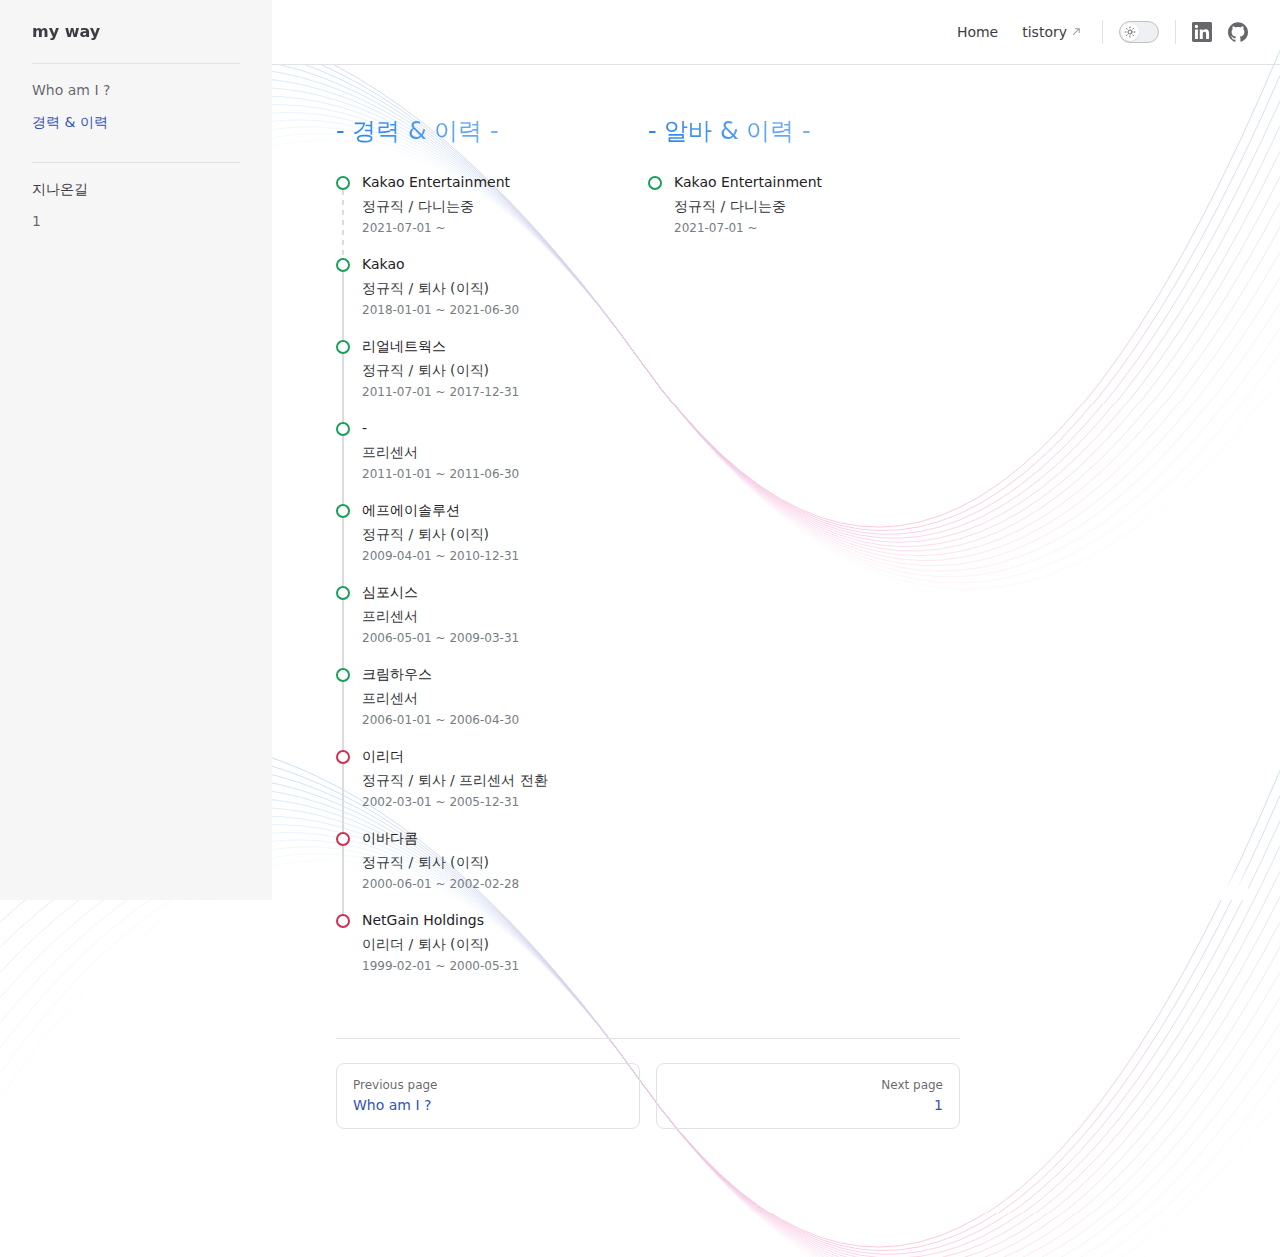
<file: career.html>
<!DOCTYPE html>
<html lang="en-US" dir="ltr">
  <head>
    <meta charset="utf-8">
    <meta name="viewport" content="width=device-width,initial-scale=1">
    <title>my way</title>
    <meta name="description" content="A VitePress site">
    <meta name="generator" content="VitePress v1.4.1">
    <link rel="preload stylesheet" href="/assets/style.DAFHqwCQ.css" as="style">
    
    <script type="module" src="/assets/app.CfvKXEH4.js"></script>
    <link rel="preload" href="/assets/inter-roman-latin.Di8DUHzh.woff2" as="font" type="font/woff2" crossorigin="">
    <link rel="modulepreload" href="/assets/chunks/theme.opNAhOJU.js">
    <link rel="modulepreload" href="/assets/chunks/framework.BYhCRcx7.js">
    <link rel="modulepreload" href="/assets/career.md.Cui9GF9I.lean.js">
    <script id="check-dark-mode">(()=>{const e=localStorage.getItem("vitepress-theme-appearance")||"auto",a=window.matchMedia("(prefers-color-scheme: dark)").matches;(!e||e==="auto"?a:e==="dark")&&document.documentElement.classList.add("dark")})();</script>
    <script id="check-mac-os">document.documentElement.classList.toggle("mac",/Mac|iPhone|iPod|iPad/i.test(navigator.platform));</script>
  <style cssr-id="n-gradient-text">
.n-gradient-text {

 display: inline-block;
 font-weight: var(--n-font-weight);
 -webkit-background-clip: text;
 background-clip: text;
 color: #0000;
 white-space: nowrap;
 background-image: linear-gradient(var(--n-rotate), var(--n-color-start) 0%, var(--n-color-end) 100%);
 transition:
 --n-color-start .3s var(--n-bezier),
 --n-color-end .3s var(--n-bezier);

}
</style>
<style cssr-id="n-global">
body {

 margin: 0;
 font-size: 14px;
 font-family: v-sans, system-ui, -apple-system, BlinkMacSystemFont, "Segoe UI", sans-serif, "Apple Color Emoji", "Segoe UI Emoji", "Segoe UI Symbol";
 line-height: 1.6;
 -webkit-text-size-adjust: 100%;
 -webkit-tap-highlight-color: transparent;

}

body input {

 font-family: inherit;
 font-size: inherit;
 
}
</style>
<style cssr-id="__gradient-text-light-i">
.__gradient-text-light-i {
--n-bezier: cubic-bezier(.4, 0, .2, 1);--n-rotate: 252deg;--n-color-start: rgba(32, 128, 240, 0.6);--n-color-end: #2080f0;--n-font-weight: 500;
}
</style>
<style cssr-id="n-timeline">
.n-timeline {

 position: relative;
 width: 100%;
 display: flex;
 flex-direction: column;
 line-height: 1.25;

}

.n-timeline.n-timeline--horizontal {

 flex-direction: row;
 
}

.n-timeline.n-timeline--horizontal > .n-timeline-item {

 flex-shrink: 0;
 padding-right: 40px;
 
}

.n-timeline.n-timeline--horizontal > .n-timeline-item.n-timeline-item--dashed-line-type > .n-timeline-item-timeline .n-timeline-item-timeline__line {

 background-image: linear-gradient(90deg, var(--n-color-start), var(--n-color-start) 50%, transparent 50%, transparent 100%);
 background-size: 10px 1px;
 
}

.n-timeline.n-timeline--horizontal > .n-timeline-item > .n-timeline-item-content {

 margin-top: calc(var(--n-icon-size) + 12px);
 
}

.n-timeline.n-timeline--horizontal > .n-timeline-item > .n-timeline-item-content > .n-timeline-item-content__meta {

 margin-top: 6px;
 margin-bottom: unset;
 
}

.n-timeline.n-timeline--horizontal > .n-timeline-item > .n-timeline-item-timeline {

 width: 100%;
 height: calc(var(--n-icon-size) + 12px);
 
}

.n-timeline.n-timeline--horizontal > .n-timeline-item > .n-timeline-item-timeline .n-timeline-item-timeline__line {

 left: var(--n-icon-size);
 top: calc(var(--n-icon-size) / 2 - 1px);
 right: 0px;
 width: unset;
 height: 2px;
 
}

.n-timeline.n-timeline--right-placement .n-timeline-item .n-timeline-item-content {

 text-align: right;
 margin-right: calc(var(--n-icon-size) + 12px);
 
}

.n-timeline.n-timeline--right-placement .n-timeline-item .n-timeline-item-timeline {

 width: var(--n-icon-size);
 right: 0;
 
}

.n-timeline.n-timeline--left-placement .n-timeline-item .n-timeline-item-content {

 margin-left: calc(var(--n-icon-size) + 12px);
 
}

.n-timeline.n-timeline--left-placement .n-timeline-item .n-timeline-item-timeline {

 left: 0;
 
}

.n-timeline .n-timeline-item {

 position: relative;
 
}

.n-timeline .n-timeline-item:last-child .n-timeline-item-timeline .n-timeline-item-timeline__line {

 display: none;
 
}

.n-timeline .n-timeline-item:last-child .n-timeline-item-content .n-timeline-item-content__meta {

 margin-bottom: 0;
 
}

.n-timeline .n-timeline-item .n-timeline-item-content .n-timeline-item-content__title {

 margin: var(--n-title-margin);
 font-size: var(--n-title-font-size);
 transition: color .3s var(--n-bezier);
 font-weight: var(--n-title-font-weight);
 color: var(--n-title-text-color);
 
}

.n-timeline .n-timeline-item .n-timeline-item-content .n-timeline-item-content__content {

 transition: color .3s var(--n-bezier);
 font-size: var(--n-content-font-size);
 color: var(--n-content-text-color);
 
}

.n-timeline .n-timeline-item .n-timeline-item-content .n-timeline-item-content__meta {

 transition: color .3s var(--n-bezier);
 font-size: 12px;
 margin-top: 6px;
 margin-bottom: 20px;
 color: var(--n-meta-text-color);
 
}

.n-timeline .n-timeline-item.n-timeline-item--dashed-line-type .n-timeline-item-timeline .n-timeline-item-timeline__line {

 --n-color-start: var(--n-line-color);
 transition: --n-color-start .3s var(--n-bezier);
 background-color: transparent;
 background-image: linear-gradient(180deg, var(--n-color-start), var(--n-color-start) 50%, transparent 50%, transparent 100%);
 background-size: 1px 10px;
 
}

.n-timeline .n-timeline-item .n-timeline-item-timeline {

 width: calc(var(--n-icon-size) + 12px);
 position: absolute;
 top: calc(var(--n-title-font-size) * 1.25 / 2 - var(--n-icon-size) / 2);
 height: 100%;
 
}

.n-timeline .n-timeline-item .n-timeline-item-timeline .n-timeline-item-timeline__circle {

 border: var(--n-circle-border);
 transition:
 background-color .3s var(--n-bezier),
 border-color .3s var(--n-bezier);
 width: var(--n-icon-size);
 height: var(--n-icon-size);
 border-radius: var(--n-icon-size);
 box-sizing: border-box;
 
}

.n-timeline .n-timeline-item .n-timeline-item-timeline .n-timeline-item-timeline__icon {

 color: var(--n-icon-color);
 font-size: var(--n-icon-size);
 height: var(--n-icon-size);
 width: var(--n-icon-size);
 display: flex;
 align-items: center;
 justify-content: center;
 
}

.n-timeline .n-timeline-item .n-timeline-item-timeline .n-timeline-item-timeline__line {

 transition: background-color .3s var(--n-bezier);
 position: absolute;
 top: var(--n-icon-size);
 left: calc(var(--n-icon-size) / 2 - 1px);
 bottom: 0px;
 width: 2px;
 background-color: var(--n-line-color);
 
}
</style>
<style cssr-id="__timeline-item-light-mas">
.__timeline-item-light-mas {
--n-bezier: cubic-bezier(.4, 0, .2, 1);--n-circle-border: 2px solid #18a058;--n-icon-color: #18a058;--n-content-font-size: 14px;--n-content-text-color: rgb(51, 54, 57);--n-line-color: rgb(219, 219, 223);--n-meta-text-color: rgb(118, 124, 130);--n-title-font-size: 14px;--n-title-font-weight: 500;--n-title-margin: 0 0 6px 0;--n-title-text-color: rgb(31, 34, 37);--n-icon-size: 14px;
}
</style>
<style cssr-id="__timeline-item-light-mae">
.__timeline-item-light-mae {
--n-bezier: cubic-bezier(.4, 0, .2, 1);--n-circle-border: 2px solid #d03050;--n-icon-color: #d03050;--n-content-font-size: 14px;--n-content-text-color: rgb(51, 54, 57);--n-line-color: rgb(219, 219, 223);--n-meta-text-color: rgb(118, 124, 130);--n-title-font-size: 14px;--n-title-font-weight: 500;--n-title-margin: 0 0 6px 0;--n-title-text-color: rgb(31, 34, 37);--n-icon-size: 14px;
}
</style></head>
  <body>
    <div id="app"><!--[--><div class="Layout" data-v-5d98c3a5><!--[--><!--]--><!--[--><span tabindex="-1" data-v-0f60ec36></span><a href="#VPContent" class="VPSkipLink visually-hidden" data-v-0f60ec36> Skip to content </a><!--]--><!----><header class="VPNav" data-v-5d98c3a5 data-v-ae24b3ad><div class="VPNavBar" data-v-ae24b3ad data-v-6aa21345><div class="wrapper" data-v-6aa21345><div class="container" data-v-6aa21345><div class="title" data-v-6aa21345><div class="VPNavBarTitle has-sidebar" data-v-6aa21345 data-v-ab179fa1><a class="title" href="/" data-v-ab179fa1><!--[--><!--]--><!----><span data-v-ab179fa1>my way</span><!--[--><!--]--></a></div></div><div class="content" data-v-6aa21345><div class="content-body" data-v-6aa21345><!--[--><!--]--><div class="VPNavBarSearch search" data-v-6aa21345><!----></div><nav aria-labelledby="main-nav-aria-label" class="VPNavBarMenu menu" data-v-6aa21345 data-v-dc692963><span id="main-nav-aria-label" class="visually-hidden" data-v-dc692963> Main Navigation </span><!--[--><!--[--><a class="VPLink link VPNavBarMenuLink" href="/" tabindex="0" data-v-dc692963 data-v-e56f3d57><!--[--><span data-v-e56f3d57>Home</span><!--]--></a><!--]--><!--[--><a class="VPLink link vp-external-link-icon VPNavBarMenuLink" href="https://apple-io.com" target="_blank" rel="noreferrer" tabindex="0" data-v-dc692963 data-v-e56f3d57><!--[--><span data-v-e56f3d57>tistory</span><!--]--></a><!--]--><!--]--></nav><!----><div class="VPNavBarAppearance appearance" data-v-6aa21345 data-v-6c893767><button class="VPSwitch VPSwitchAppearance" type="button" role="switch" title aria-checked="false" data-v-6c893767 data-v-5337faa4 data-v-1d5665e3><span class="check" data-v-1d5665e3><span class="icon" data-v-1d5665e3><!--[--><span class="vpi-sun sun" data-v-5337faa4></span><span class="vpi-moon moon" data-v-5337faa4></span><!--]--></span></span></button></div><div class="VPSocialLinks VPNavBarSocialLinks social-links" data-v-6aa21345 data-v-0394ad82 data-v-7bc22406><!--[--><a class="VPSocialLink no-icon" href="https://www.linkedin.com/in/ian-lab-jaewon-lee-b46214259/" aria-label="linkedin" target="_blank" rel="noopener" data-v-7bc22406 data-v-eee4e7cb><span class="vpi-social-linkedin" /></a><a class="VPSocialLink no-icon" href="https://github.com/goldtagworks" aria-label="github" target="_blank" rel="noopener" data-v-7bc22406 data-v-eee4e7cb><span class="vpi-social-github" /></a><!--]--></div><div class="VPFlyout VPNavBarExtra extra" data-v-6aa21345 data-v-bb2aa2f0 data-v-cf11d7a2><button type="button" class="button" aria-haspopup="true" aria-expanded="false" aria-label="extra navigation" data-v-cf11d7a2><span class="vpi-more-horizontal icon" data-v-cf11d7a2></span></button><div class="menu" data-v-cf11d7a2><div class="VPMenu" data-v-cf11d7a2 data-v-b98bc113><!----><!--[--><!--[--><!----><div class="group" data-v-bb2aa2f0><div class="item appearance" data-v-bb2aa2f0><p class="label" data-v-bb2aa2f0>Appearance</p><div class="appearance-action" data-v-bb2aa2f0><button class="VPSwitch VPSwitchAppearance" type="button" role="switch" title aria-checked="false" data-v-bb2aa2f0 data-v-5337faa4 data-v-1d5665e3><span class="check" data-v-1d5665e3><span class="icon" data-v-1d5665e3><!--[--><span class="vpi-sun sun" data-v-5337faa4></span><span class="vpi-moon moon" data-v-5337faa4></span><!--]--></span></span></button></div></div></div><div class="group" data-v-bb2aa2f0><div class="item social-links" data-v-bb2aa2f0><div class="VPSocialLinks social-links-list" data-v-bb2aa2f0 data-v-7bc22406><!--[--><a class="VPSocialLink no-icon" href="https://www.linkedin.com/in/ian-lab-jaewon-lee-b46214259/" aria-label="linkedin" target="_blank" rel="noopener" data-v-7bc22406 data-v-eee4e7cb><span class="vpi-social-linkedin" /></a><a class="VPSocialLink no-icon" href="https://github.com/goldtagworks" aria-label="github" target="_blank" rel="noopener" data-v-7bc22406 data-v-eee4e7cb><span class="vpi-social-github" /></a><!--]--></div></div></div><!--]--><!--]--></div></div></div><!--[--><!--]--><button type="button" class="VPNavBarHamburger hamburger" aria-label="mobile navigation" aria-expanded="false" aria-controls="VPNavScreen" data-v-6aa21345 data-v-e5dd9c1c><span class="container" data-v-e5dd9c1c><span class="top" data-v-e5dd9c1c></span><span class="middle" data-v-e5dd9c1c></span><span class="bottom" data-v-e5dd9c1c></span></span></button></div></div></div></div><div class="divider" data-v-6aa21345><div class="divider-line" data-v-6aa21345></div></div></div><!----></header><div class="VPLocalNav has-sidebar empty" data-v-5d98c3a5 data-v-a6f0e41e><div class="container" data-v-a6f0e41e><button class="menu" aria-expanded="false" aria-controls="VPSidebarNav" data-v-a6f0e41e><span class="vpi-align-left menu-icon" data-v-a6f0e41e></span><span class="menu-text" data-v-a6f0e41e>Menu</span></button><div class="VPLocalNavOutlineDropdown" style="--vp-vh:0px;" data-v-a6f0e41e data-v-17a5e62e><button data-v-17a5e62e>Return to top</button><!----></div></div></div><aside class="VPSidebar" data-v-5d98c3a5 data-v-319d5ca6><div class="curtain" data-v-319d5ca6></div><nav class="nav" id="VPSidebarNav" aria-labelledby="sidebar-aria-label" tabindex="-1" data-v-319d5ca6><span class="visually-hidden" id="sidebar-aria-label" data-v-319d5ca6> Sidebar Navigation </span><!--[--><!--]--><!--[--><div class="no-transition group" data-v-c40bc020><section class="VPSidebarItem level-0 has-active" data-v-c40bc020 data-v-b7550ba0><!----><div class="items" data-v-b7550ba0><!--[--><div class="VPSidebarItem level-1 is-link" data-v-b7550ba0 data-v-b7550ba0><div class="item" data-v-b7550ba0><div class="indicator" data-v-b7550ba0></div><a class="VPLink link link" href="/info.html" data-v-b7550ba0><!--[--><p class="text" data-v-b7550ba0>Who am I ?</p><!--]--></a><!----></div><!----></div><div class="VPSidebarItem level-1 is-link" data-v-b7550ba0 data-v-b7550ba0><div class="item" data-v-b7550ba0><div class="indicator" data-v-b7550ba0></div><a class="VPLink link link" href="/career.html" data-v-b7550ba0><!--[--><p class="text" data-v-b7550ba0>경력 & 이력</p><!--]--></a><!----></div><!----></div><!--]--></div></section></div><div class="no-transition group" data-v-c40bc020><section class="VPSidebarItem level-0" data-v-c40bc020 data-v-b7550ba0><div class="item" role="button" tabindex="0" data-v-b7550ba0><div class="indicator" data-v-b7550ba0></div><h2 class="text" data-v-b7550ba0>지나온길</h2><!----></div><div class="items" data-v-b7550ba0><!--[--><div class="VPSidebarItem level-1 is-link" data-v-b7550ba0 data-v-b7550ba0><div class="item" data-v-b7550ba0><div class="indicator" data-v-b7550ba0></div><a class="VPLink link link" href="/history.html" data-v-b7550ba0><!--[--><p class="text" data-v-b7550ba0>1</p><!--]--></a><!----></div><!----></div><!--]--></div></section></div><!--]--><!--[--><!--]--></nav></aside><div class="VPContent has-sidebar" id="VPContent" data-v-5d98c3a5 data-v-1428d186><div class="VPDoc has-sidebar has-aside" data-v-1428d186 data-v-39a288b8><!--[--><!--]--><div class="container" data-v-39a288b8><div class="aside" data-v-39a288b8><div class="aside-curtain" data-v-39a288b8></div><div class="aside-container" data-v-39a288b8><div class="aside-content" data-v-39a288b8><div class="VPDocAside" data-v-39a288b8 data-v-3f215769><!--[--><!--]--><!--[--><!--]--><nav aria-labelledby="doc-outline-aria-label" class="VPDocAsideOutline" data-v-3f215769 data-v-a5bbad30><div class="content" data-v-a5bbad30><div class="outline-marker" data-v-a5bbad30></div><div aria-level="2" class="outline-title" id="doc-outline-aria-label" role="heading" data-v-a5bbad30>On this page</div><ul class="VPDocOutlineItem root" data-v-a5bbad30 data-v-b933a997><!--[--><!--]--></ul></div></nav><!--[--><!--]--><div class="spacer" data-v-3f215769></div><!--[--><!--]--><!----><!--[--><!--]--><!--[--><!--]--></div></div></div></div><div class="content" data-v-39a288b8><div class="content-container" data-v-39a288b8><!--[--><!--]--><main class="main" data-v-39a288b8><div style="position:relative;" class="vp-doc _career" data-v-39a288b8><div><div class="n-config-provider"><div class="n-grid" style="width:100%;display:grid;grid-template-columns:repeat(24, minmax(0, 1fr));column-gap:0px;row-gap:0px;" __ssr__="true"><div style="display:;grid-column:span 24 / span 24;margin-left:;"><div role="none" class="n-space" style="display:flex;flex-direction:column;justify-content:flex-start;flex-wrap:nowrap;margin-top:;margin-bottom:;gap:24px 24px;"><div role="none" class="" style="max-width:100%;"><span class="n-gradient-text n-gradient-text--info-type __gradient-text-light-i" style="font-size:24px;">- 경력 &amp; 이력 -</span></div><div role="none" class="" style="max-width:100%;"><div class="n-timeline n-timeline--medium-size n-timeline--left-placement"><div class="n-timeline-item __timeline-item-light-mas n-timeline-item--success-type n-timeline-item--dashed-line-type" style=""><div class="n-timeline-item-timeline"><div class="n-timeline-item-timeline__line"></div><div class="n-timeline-item-timeline__circle" style=""></div></div><div class="n-timeline-item-content"><div class="n-timeline-item-content__title">Kakao Entertainment</div><div class="n-timeline-item-content__content">정규직 / 다니는중</div><div class="n-timeline-item-content__meta">2021-07-01 ~</div></div></div><div class="n-timeline-item __timeline-item-light-mas n-timeline-item--success-type n-timeline-item--default-line-type" style=""><div class="n-timeline-item-timeline"><div class="n-timeline-item-timeline__line"></div><div class="n-timeline-item-timeline__circle" style=""></div></div><div class="n-timeline-item-content"><div class="n-timeline-item-content__title">Kakao</div><div class="n-timeline-item-content__content">정규직 / 퇴사 (이직)</div><div class="n-timeline-item-content__meta">2018-01-01 ~ 2021-06-30</div></div></div><div class="n-timeline-item __timeline-item-light-mas n-timeline-item--success-type n-timeline-item--default-line-type" style=""><div class="n-timeline-item-timeline"><div class="n-timeline-item-timeline__line"></div><div class="n-timeline-item-timeline__circle" style=""></div></div><div class="n-timeline-item-content"><div class="n-timeline-item-content__title">리얼네트웍스</div><div class="n-timeline-item-content__content">정규직 / 퇴사 (이직)</div><div class="n-timeline-item-content__meta">2011-07-01 ~ 2017-12-31</div></div></div><div class="n-timeline-item __timeline-item-light-mas n-timeline-item--success-type n-timeline-item--default-line-type" style=""><div class="n-timeline-item-timeline"><div class="n-timeline-item-timeline__line"></div><div class="n-timeline-item-timeline__circle" style=""></div></div><div class="n-timeline-item-content"><div class="n-timeline-item-content__title">-</div><div class="n-timeline-item-content__content">프리센서</div><div class="n-timeline-item-content__meta">2011-01-01 ~ 2011-06-30</div></div></div><div class="n-timeline-item __timeline-item-light-mas n-timeline-item--success-type n-timeline-item--default-line-type" style=""><div class="n-timeline-item-timeline"><div class="n-timeline-item-timeline__line"></div><div class="n-timeline-item-timeline__circle" style=""></div></div><div class="n-timeline-item-content"><div class="n-timeline-item-content__title">에프에이솔루션</div><div class="n-timeline-item-content__content">정규직 / 퇴사 (이직)</div><div class="n-timeline-item-content__meta">2009-04-01 ~ 2010-12-31</div></div></div><div class="n-timeline-item __timeline-item-light-mas n-timeline-item--success-type n-timeline-item--default-line-type" style=""><div class="n-timeline-item-timeline"><div class="n-timeline-item-timeline__line"></div><div class="n-timeline-item-timeline__circle" style=""></div></div><div class="n-timeline-item-content"><div class="n-timeline-item-content__title">심포시스</div><div class="n-timeline-item-content__content">프리센서</div><div class="n-timeline-item-content__meta">2006-05-01 ~ 2009-03-31</div></div></div><div class="n-timeline-item __timeline-item-light-mas n-timeline-item--success-type n-timeline-item--default-line-type" style=""><div class="n-timeline-item-timeline"><div class="n-timeline-item-timeline__line"></div><div class="n-timeline-item-timeline__circle" style=""></div></div><div class="n-timeline-item-content"><div class="n-timeline-item-content__title">크림하우스</div><div class="n-timeline-item-content__content">프리센서</div><div class="n-timeline-item-content__meta">2006-01-01 ~ 2006-04-30</div></div></div><div class="n-timeline-item __timeline-item-light-mae n-timeline-item--error-type n-timeline-item--default-line-type" style=""><div class="n-timeline-item-timeline"><div class="n-timeline-item-timeline__line"></div><div class="n-timeline-item-timeline__circle" style=""></div></div><div class="n-timeline-item-content"><div class="n-timeline-item-content__title">이리더</div><div class="n-timeline-item-content__content">정규직 / 퇴사 / 프리센서 전환</div><div class="n-timeline-item-content__meta">2002-03-01 ~ 2005-12-31</div></div></div><div class="n-timeline-item __timeline-item-light-mae n-timeline-item--error-type n-timeline-item--default-line-type" style=""><div class="n-timeline-item-timeline"><div class="n-timeline-item-timeline__line"></div><div class="n-timeline-item-timeline__circle" style=""></div></div><div class="n-timeline-item-content"><div class="n-timeline-item-content__title">이바다콤</div><div class="n-timeline-item-content__content">정규직 / 퇴사 (이직)</div><div class="n-timeline-item-content__meta">2000-06-01 ~ 2002-02-28</div></div></div><div class="n-timeline-item __timeline-item-light-mae n-timeline-item--error-type n-timeline-item--default-line-type" style=""><div class="n-timeline-item-timeline"><div class="n-timeline-item-timeline__line"></div><div class="n-timeline-item-timeline__circle" style=""></div></div><div class="n-timeline-item-content"><div class="n-timeline-item-content__title">NetGain Holdings</div><div class="n-timeline-item-content__content">이리더 / 퇴사 (이직)</div><div class="n-timeline-item-content__meta">1999-02-01 ~ 2000-05-31</div></div></div></div></div></div></div><div style="display:;grid-column:span 24 / span 24;margin-left:;"><div role="none" class="n-space" style="display:flex;flex-direction:column;justify-content:flex-start;flex-wrap:nowrap;margin-top:;margin-bottom:;gap:24px 24px;"><div role="none" class="" style="max-width:100%;"><span class="n-gradient-text n-gradient-text--info-type __gradient-text-light-i" style="font-size:24px;">- 알바 &amp; 이력 -</span></div><div role="none" class="" style="max-width:100%;"><div class="n-timeline n-timeline--medium-size n-timeline--left-placement"><div class="n-timeline-item __timeline-item-light-mas n-timeline-item--success-type n-timeline-item--dashed-line-type" style=""><div class="n-timeline-item-timeline"><div class="n-timeline-item-timeline__line"></div><div class="n-timeline-item-timeline__circle" style=""></div></div><div class="n-timeline-item-content"><div class="n-timeline-item-content__title">Kakao Entertainment</div><div class="n-timeline-item-content__content">정규직 / 다니는중</div><div class="n-timeline-item-content__meta">2021-07-01 ~</div></div></div></div></div></div></div></div></div></div></div></main><footer class="VPDocFooter" data-v-39a288b8 data-v-e257564d><!--[--><!--]--><!----><nav class="prev-next" aria-labelledby="doc-footer-aria-label" data-v-e257564d><span class="visually-hidden" id="doc-footer-aria-label" data-v-e257564d>Pager</span><div class="pager" data-v-e257564d><a class="VPLink link pager-link prev" href="/info.html" data-v-e257564d><!--[--><span class="desc" data-v-e257564d>Previous page</span><span class="title" data-v-e257564d>Who am I ?</span><!--]--></a></div><div class="pager" data-v-e257564d><a class="VPLink link pager-link next" href="/history.html" data-v-e257564d><!--[--><span class="desc" data-v-e257564d>Next page</span><span class="title" data-v-e257564d>1</span><!--]--></a></div></nav></footer><!--[--><!--]--></div></div></div><!--[--><!--]--></div></div><footer class="VPFooter has-sidebar" data-v-5d98c3a5 data-v-e315a0ad><div class="container" data-v-e315a0ad><p class="message" data-v-e315a0ad>221, Pangyoyeok-ro, Bundang-gu, Seongnam-si, Gyeonggi-do, Republic of Korea</p><p class="copyright" data-v-e315a0ad>Copyright © 1999 ~ <a href="https://github.com/goldtagworks">goldtagworks</a></p></div></footer><!--[--><!--]--></div><!--[--><!--]--><!--]--></div>
    <script>window.__VP_HASH_MAP__=JSON.parse("{\"career.md\":\"Cui9GF9I\",\"example_api-examples.md\":\"0TJ_Dwaz\",\"example_markdown-examples.md\":\"5PWvqf-3\",\"index.md\":\"zl0t2E-D\",\"info.md\":\"DjA3QpIf\"}");window.__VP_SITE_DATA__=JSON.parse("{\"lang\":\"en-US\",\"dir\":\"ltr\",\"title\":\"my way\",\"description\":\"A VitePress site\",\"base\":\"/\",\"head\":[],\"router\":{\"prefetchLinks\":true},\"appearance\":true,\"themeConfig\":{\"nav\":[{\"text\":\"Home\",\"link\":\"/\"},{\"text\":\"tistory\",\"link\":\"https://apple-io.com\"}],\"sidebar\":[{\"text\":\"Who am I ?\",\"link\":\"/info\"},{\"text\":\"경력 & 이력\",\"link\":\"/career\"},{\"text\":\"지나온길\",\"items\":[{\"text\":\"1\",\"link\":\"/history\"}]}],\"footer\":{\"message\":\"221, Pangyoyeok-ro, Bundang-gu, Seongnam-si, Gyeonggi-do, Republic of Korea\",\"copyright\":\"Copyright © 1999 ~ <a href=\\\"https://github.com/goldtagworks\\\">goldtagworks</a>\"},\"socialLinks\":[{\"icon\":\"linkedin\",\"link\":\"https://www.linkedin.com/in/ian-lab-jaewon-lee-b46214259/\"},{\"icon\":\"github\",\"link\":\"https://github.com/goldtagworks\"}]},\"locales\":{},\"scrollOffset\":134,\"cleanUrls\":false}");</script>
    
  </body>
</html>
</file>
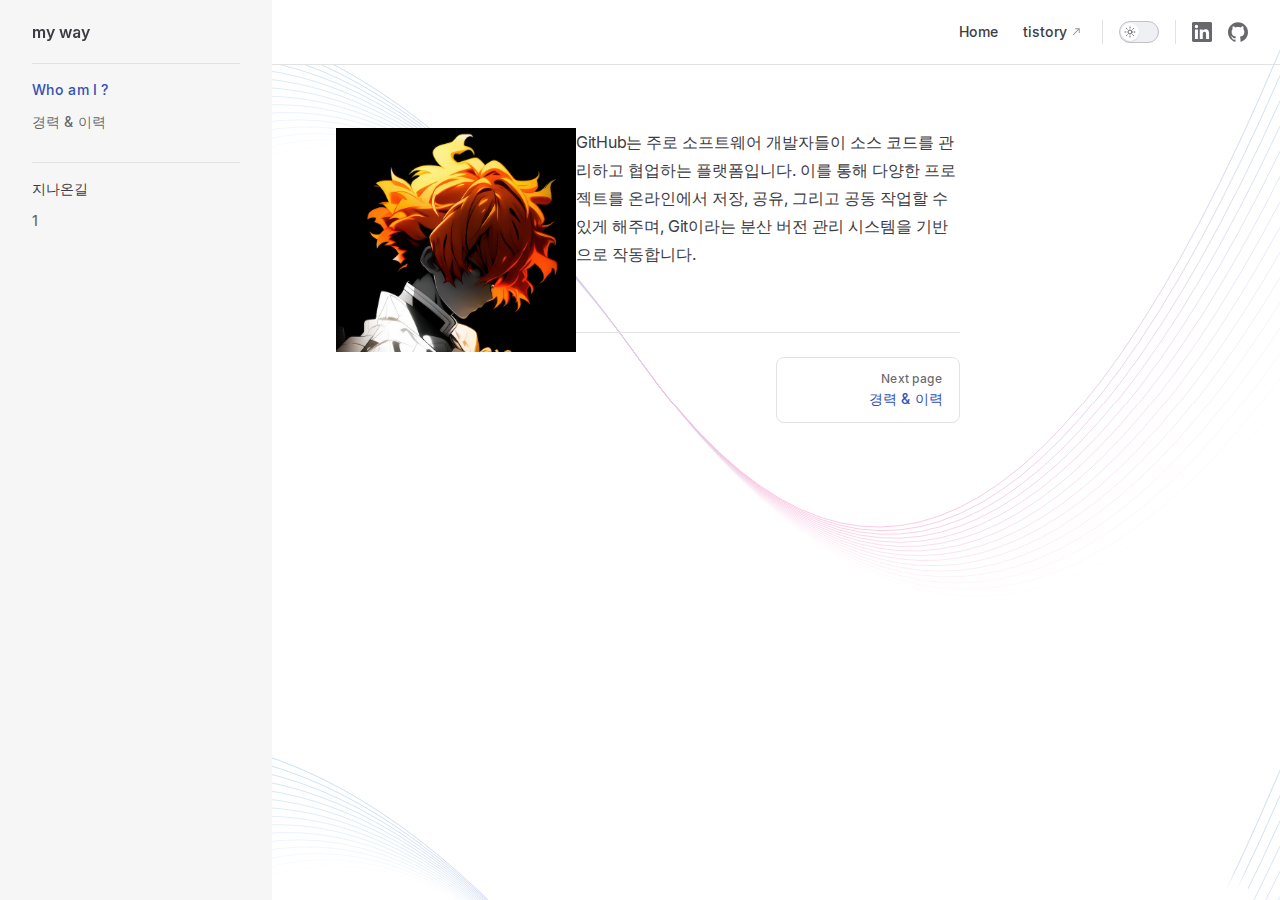
<file: info.html>
<!DOCTYPE html>
<html lang="en-US" dir="ltr">
  <head>
    <meta charset="utf-8">
    <meta name="viewport" content="width=device-width,initial-scale=1">
    <title>my way</title>
    <meta name="description" content="A VitePress site">
    <meta name="generator" content="VitePress v1.4.1">
    <link rel="preload stylesheet" href="/assets/style.DAFHqwCQ.css" as="style">
    
    <script type="module" src="/assets/app.CfvKXEH4.js"></script>
    <link rel="preload" href="/assets/inter-roman-latin.Di8DUHzh.woff2" as="font" type="font/woff2" crossorigin="">
    <link rel="modulepreload" href="/assets/chunks/theme.opNAhOJU.js">
    <link rel="modulepreload" href="/assets/chunks/framework.BYhCRcx7.js">
    <link rel="modulepreload" href="/assets/info.md.DjA3QpIf.lean.js">
    <script id="check-dark-mode">(()=>{const e=localStorage.getItem("vitepress-theme-appearance")||"auto",a=window.matchMedia("(prefers-color-scheme: dark)").matches;(!e||e==="auto"?a:e==="dark")&&document.documentElement.classList.add("dark")})();</script>
    <script id="check-mac-os">document.documentElement.classList.toggle("mac",/Mac|iPhone|iPod|iPad/i.test(navigator.platform));</script>
  </head>
  <body>
    <div id="app"><!--[--><div class="Layout" data-v-5d98c3a5><!--[--><!--]--><!--[--><span tabindex="-1" data-v-0f60ec36></span><a href="#VPContent" class="VPSkipLink visually-hidden" data-v-0f60ec36> Skip to content </a><!--]--><!----><header class="VPNav" data-v-5d98c3a5 data-v-ae24b3ad><div class="VPNavBar" data-v-ae24b3ad data-v-6aa21345><div class="wrapper" data-v-6aa21345><div class="container" data-v-6aa21345><div class="title" data-v-6aa21345><div class="VPNavBarTitle has-sidebar" data-v-6aa21345 data-v-ab179fa1><a class="title" href="/" data-v-ab179fa1><!--[--><!--]--><!----><span data-v-ab179fa1>my way</span><!--[--><!--]--></a></div></div><div class="content" data-v-6aa21345><div class="content-body" data-v-6aa21345><!--[--><!--]--><div class="VPNavBarSearch search" data-v-6aa21345><!----></div><nav aria-labelledby="main-nav-aria-label" class="VPNavBarMenu menu" data-v-6aa21345 data-v-dc692963><span id="main-nav-aria-label" class="visually-hidden" data-v-dc692963> Main Navigation </span><!--[--><!--[--><a class="VPLink link VPNavBarMenuLink" href="/" tabindex="0" data-v-dc692963 data-v-e56f3d57><!--[--><span data-v-e56f3d57>Home</span><!--]--></a><!--]--><!--[--><a class="VPLink link vp-external-link-icon VPNavBarMenuLink" href="https://apple-io.com" target="_blank" rel="noreferrer" tabindex="0" data-v-dc692963 data-v-e56f3d57><!--[--><span data-v-e56f3d57>tistory</span><!--]--></a><!--]--><!--]--></nav><!----><div class="VPNavBarAppearance appearance" data-v-6aa21345 data-v-6c893767><button class="VPSwitch VPSwitchAppearance" type="button" role="switch" title aria-checked="false" data-v-6c893767 data-v-5337faa4 data-v-1d5665e3><span class="check" data-v-1d5665e3><span class="icon" data-v-1d5665e3><!--[--><span class="vpi-sun sun" data-v-5337faa4></span><span class="vpi-moon moon" data-v-5337faa4></span><!--]--></span></span></button></div><div class="VPSocialLinks VPNavBarSocialLinks social-links" data-v-6aa21345 data-v-0394ad82 data-v-7bc22406><!--[--><a class="VPSocialLink no-icon" href="https://www.linkedin.com/in/ian-lab-jaewon-lee-b46214259/" aria-label="linkedin" target="_blank" rel="noopener" data-v-7bc22406 data-v-eee4e7cb><span class="vpi-social-linkedin" /></a><a class="VPSocialLink no-icon" href="https://github.com/goldtagworks" aria-label="github" target="_blank" rel="noopener" data-v-7bc22406 data-v-eee4e7cb><span class="vpi-social-github" /></a><!--]--></div><div class="VPFlyout VPNavBarExtra extra" data-v-6aa21345 data-v-bb2aa2f0 data-v-cf11d7a2><button type="button" class="button" aria-haspopup="true" aria-expanded="false" aria-label="extra navigation" data-v-cf11d7a2><span class="vpi-more-horizontal icon" data-v-cf11d7a2></span></button><div class="menu" data-v-cf11d7a2><div class="VPMenu" data-v-cf11d7a2 data-v-b98bc113><!----><!--[--><!--[--><!----><div class="group" data-v-bb2aa2f0><div class="item appearance" data-v-bb2aa2f0><p class="label" data-v-bb2aa2f0>Appearance</p><div class="appearance-action" data-v-bb2aa2f0><button class="VPSwitch VPSwitchAppearance" type="button" role="switch" title aria-checked="false" data-v-bb2aa2f0 data-v-5337faa4 data-v-1d5665e3><span class="check" data-v-1d5665e3><span class="icon" data-v-1d5665e3><!--[--><span class="vpi-sun sun" data-v-5337faa4></span><span class="vpi-moon moon" data-v-5337faa4></span><!--]--></span></span></button></div></div></div><div class="group" data-v-bb2aa2f0><div class="item social-links" data-v-bb2aa2f0><div class="VPSocialLinks social-links-list" data-v-bb2aa2f0 data-v-7bc22406><!--[--><a class="VPSocialLink no-icon" href="https://www.linkedin.com/in/ian-lab-jaewon-lee-b46214259/" aria-label="linkedin" target="_blank" rel="noopener" data-v-7bc22406 data-v-eee4e7cb><span class="vpi-social-linkedin" /></a><a class="VPSocialLink no-icon" href="https://github.com/goldtagworks" aria-label="github" target="_blank" rel="noopener" data-v-7bc22406 data-v-eee4e7cb><span class="vpi-social-github" /></a><!--]--></div></div></div><!--]--><!--]--></div></div></div><!--[--><!--]--><button type="button" class="VPNavBarHamburger hamburger" aria-label="mobile navigation" aria-expanded="false" aria-controls="VPNavScreen" data-v-6aa21345 data-v-e5dd9c1c><span class="container" data-v-e5dd9c1c><span class="top" data-v-e5dd9c1c></span><span class="middle" data-v-e5dd9c1c></span><span class="bottom" data-v-e5dd9c1c></span></span></button></div></div></div></div><div class="divider" data-v-6aa21345><div class="divider-line" data-v-6aa21345></div></div></div><!----></header><div class="VPLocalNav has-sidebar empty" data-v-5d98c3a5 data-v-a6f0e41e><div class="container" data-v-a6f0e41e><button class="menu" aria-expanded="false" aria-controls="VPSidebarNav" data-v-a6f0e41e><span class="vpi-align-left menu-icon" data-v-a6f0e41e></span><span class="menu-text" data-v-a6f0e41e>Menu</span></button><div class="VPLocalNavOutlineDropdown" style="--vp-vh:0px;" data-v-a6f0e41e data-v-17a5e62e><button data-v-17a5e62e>Return to top</button><!----></div></div></div><aside class="VPSidebar" data-v-5d98c3a5 data-v-319d5ca6><div class="curtain" data-v-319d5ca6></div><nav class="nav" id="VPSidebarNav" aria-labelledby="sidebar-aria-label" tabindex="-1" data-v-319d5ca6><span class="visually-hidden" id="sidebar-aria-label" data-v-319d5ca6> Sidebar Navigation </span><!--[--><!--]--><!--[--><div class="no-transition group" data-v-c40bc020><section class="VPSidebarItem level-0 has-active" data-v-c40bc020 data-v-b7550ba0><!----><div class="items" data-v-b7550ba0><!--[--><div class="VPSidebarItem level-1 is-link" data-v-b7550ba0 data-v-b7550ba0><div class="item" data-v-b7550ba0><div class="indicator" data-v-b7550ba0></div><a class="VPLink link link" href="/info.html" data-v-b7550ba0><!--[--><p class="text" data-v-b7550ba0>Who am I ?</p><!--]--></a><!----></div><!----></div><div class="VPSidebarItem level-1 is-link" data-v-b7550ba0 data-v-b7550ba0><div class="item" data-v-b7550ba0><div class="indicator" data-v-b7550ba0></div><a class="VPLink link link" href="/career.html" data-v-b7550ba0><!--[--><p class="text" data-v-b7550ba0>경력 & 이력</p><!--]--></a><!----></div><!----></div><!--]--></div></section></div><div class="no-transition group" data-v-c40bc020><section class="VPSidebarItem level-0" data-v-c40bc020 data-v-b7550ba0><div class="item" role="button" tabindex="0" data-v-b7550ba0><div class="indicator" data-v-b7550ba0></div><h2 class="text" data-v-b7550ba0>지나온길</h2><!----></div><div class="items" data-v-b7550ba0><!--[--><div class="VPSidebarItem level-1 is-link" data-v-b7550ba0 data-v-b7550ba0><div class="item" data-v-b7550ba0><div class="indicator" data-v-b7550ba0></div><a class="VPLink link link" href="/history.html" data-v-b7550ba0><!--[--><p class="text" data-v-b7550ba0>1</p><!--]--></a><!----></div><!----></div><!--]--></div></section></div><!--]--><!--[--><!--]--></nav></aside><div class="VPContent has-sidebar" id="VPContent" data-v-5d98c3a5 data-v-1428d186><div class="VPDoc has-sidebar has-aside" data-v-1428d186 data-v-39a288b8><!--[--><!--]--><div class="container" data-v-39a288b8><div class="aside" data-v-39a288b8><div class="aside-curtain" data-v-39a288b8></div><div class="aside-container" data-v-39a288b8><div class="aside-content" data-v-39a288b8><div class="VPDocAside" data-v-39a288b8 data-v-3f215769><!--[--><!--]--><!--[--><!--]--><nav aria-labelledby="doc-outline-aria-label" class="VPDocAsideOutline" data-v-3f215769 data-v-a5bbad30><div class="content" data-v-a5bbad30><div class="outline-marker" data-v-a5bbad30></div><div aria-level="2" class="outline-title" id="doc-outline-aria-label" role="heading" data-v-a5bbad30>On this page</div><ul class="VPDocOutlineItem root" data-v-a5bbad30 data-v-b933a997><!--[--><!--]--></ul></div></nav><!--[--><!--]--><div class="spacer" data-v-3f215769></div><!--[--><!--]--><!----><!--[--><!--]--><!--[--><!--]--></div></div></div></div><div class="content" data-v-39a288b8><div class="content-container" data-v-39a288b8><!--[--><!--]--><main class="main" data-v-39a288b8><div style="position:relative;" class="vp-doc _info" data-v-39a288b8><div><img align="left" width="240" alt="Melon PC Player" src="/img/my.png"><p>GitHub는 주로 소프트웨어 개발자들이 소스 코드를 관리하고 협업하는 플랫폼입니다. 이를 통해 다양한 프로젝트를 온라인에서 저장, 공유, 그리고 공동 작업할 수 있게 해주며, Git이라는 분산 버전 관리 시스템을 기반으로 작동합니다.</p></div></div></main><footer class="VPDocFooter" data-v-39a288b8 data-v-e257564d><!--[--><!--]--><!----><nav class="prev-next" aria-labelledby="doc-footer-aria-label" data-v-e257564d><span class="visually-hidden" id="doc-footer-aria-label" data-v-e257564d>Pager</span><div class="pager" data-v-e257564d><!----></div><div class="pager" data-v-e257564d><a class="VPLink link pager-link next" href="/career.html" data-v-e257564d><!--[--><span class="desc" data-v-e257564d>Next page</span><span class="title" data-v-e257564d>경력 & 이력</span><!--]--></a></div></nav></footer><!--[--><!--]--></div></div></div><!--[--><!--]--></div></div><footer class="VPFooter has-sidebar" data-v-5d98c3a5 data-v-e315a0ad><div class="container" data-v-e315a0ad><p class="message" data-v-e315a0ad>221, Pangyoyeok-ro, Bundang-gu, Seongnam-si, Gyeonggi-do, Republic of Korea</p><p class="copyright" data-v-e315a0ad>Copyright © 1999 ~ <a href="https://github.com/goldtagworks">goldtagworks</a></p></div></footer><!--[--><!--]--></div><!--[--><css-render-style></css-render-style><!--]--><!--]--></div>
    <script>window.__VP_HASH_MAP__=JSON.parse("{\"career.md\":\"Cui9GF9I\",\"example_api-examples.md\":\"0TJ_Dwaz\",\"example_markdown-examples.md\":\"5PWvqf-3\",\"index.md\":\"zl0t2E-D\",\"info.md\":\"DjA3QpIf\"}");window.__VP_SITE_DATA__=JSON.parse("{\"lang\":\"en-US\",\"dir\":\"ltr\",\"title\":\"my way\",\"description\":\"A VitePress site\",\"base\":\"/\",\"head\":[],\"router\":{\"prefetchLinks\":true},\"appearance\":true,\"themeConfig\":{\"nav\":[{\"text\":\"Home\",\"link\":\"/\"},{\"text\":\"tistory\",\"link\":\"https://apple-io.com\"}],\"sidebar\":[{\"text\":\"Who am I ?\",\"link\":\"/info\"},{\"text\":\"경력 & 이력\",\"link\":\"/career\"},{\"text\":\"지나온길\",\"items\":[{\"text\":\"1\",\"link\":\"/history\"}]}],\"footer\":{\"message\":\"221, Pangyoyeok-ro, Bundang-gu, Seongnam-si, Gyeonggi-do, Republic of Korea\",\"copyright\":\"Copyright © 1999 ~ <a href=\\\"https://github.com/goldtagworks\\\">goldtagworks</a>\"},\"socialLinks\":[{\"icon\":\"linkedin\",\"link\":\"https://www.linkedin.com/in/ian-lab-jaewon-lee-b46214259/\"},{\"icon\":\"github\",\"link\":\"https://github.com/goldtagworks\"}]},\"locales\":{},\"scrollOffset\":134,\"cleanUrls\":false}");</script>
    
  </body>
</html>
</file>
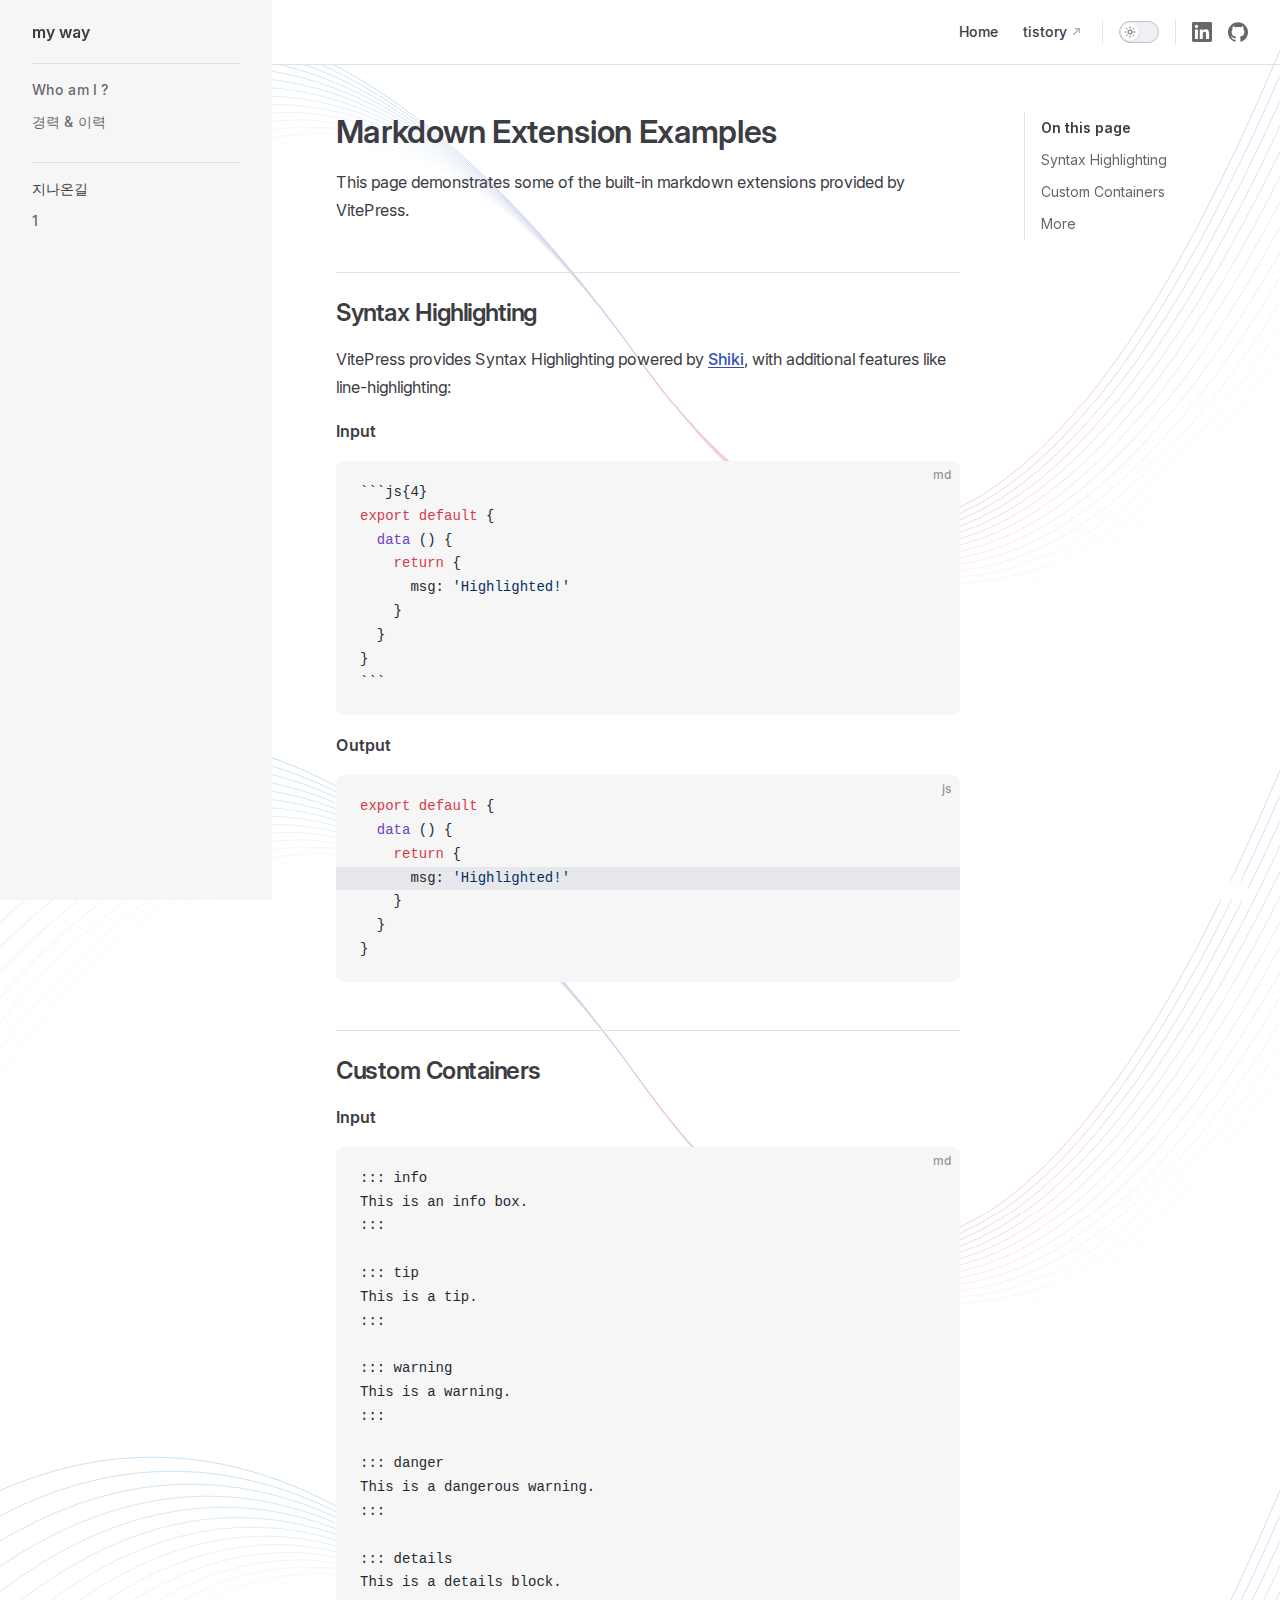
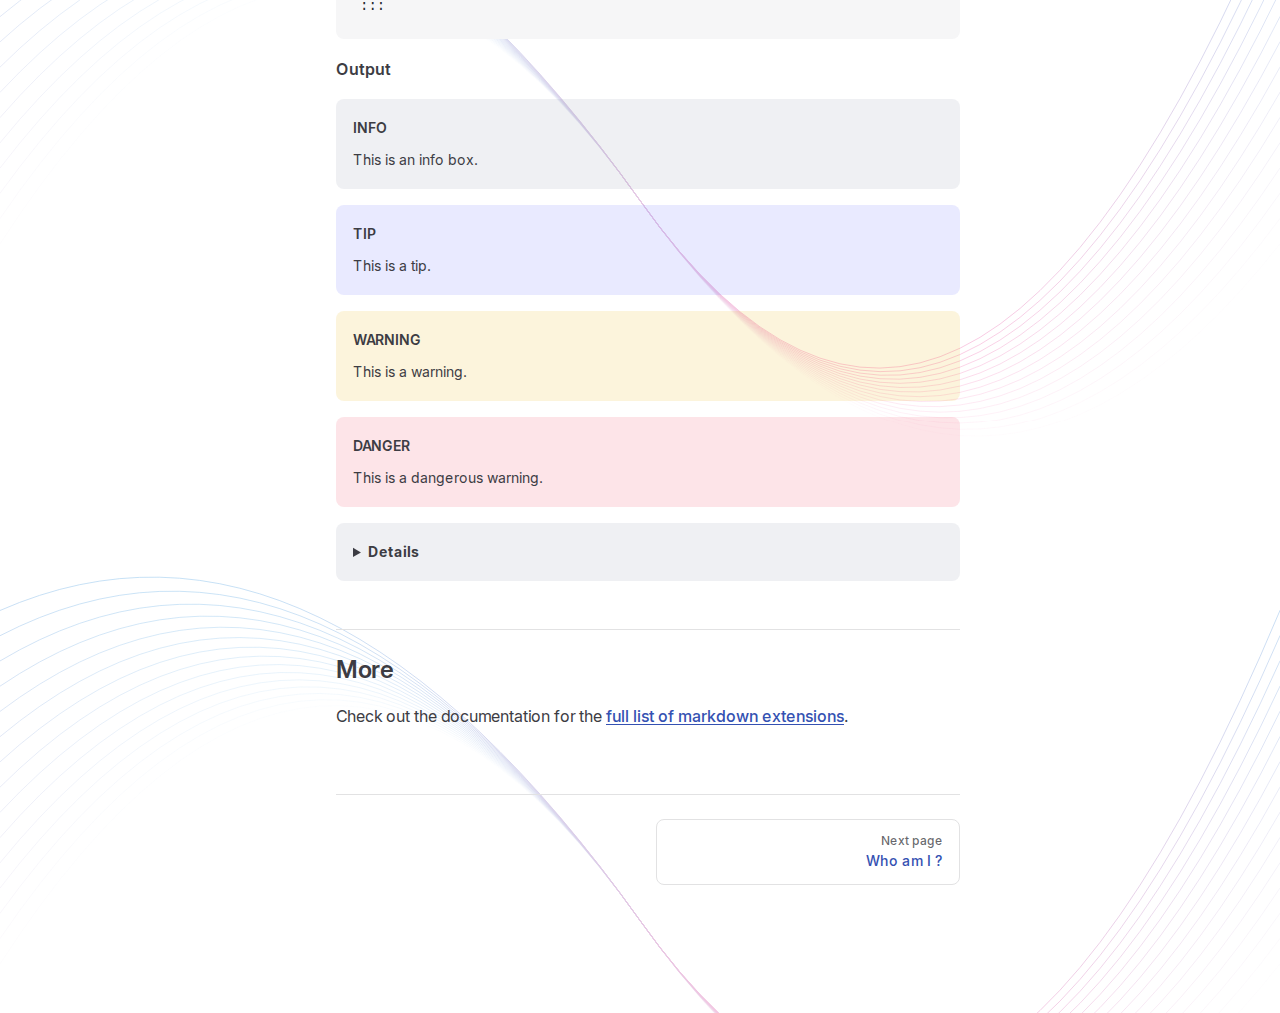
<file: example/markdown-examples.html>
<!DOCTYPE html>
<html lang="en-US" dir="ltr">
  <head>
    <meta charset="utf-8">
    <meta name="viewport" content="width=device-width,initial-scale=1">
    <title>Markdown Extension Examples | my way</title>
    <meta name="description" content="A VitePress site">
    <meta name="generator" content="VitePress v1.4.1">
    <link rel="preload stylesheet" href="/assets/style.DAFHqwCQ.css" as="style">
    
    <script type="module" src="/assets/app.CfvKXEH4.js"></script>
    <link rel="preload" href="/assets/inter-roman-latin.Di8DUHzh.woff2" as="font" type="font/woff2" crossorigin="">
    <link rel="modulepreload" href="/assets/chunks/theme.opNAhOJU.js">
    <link rel="modulepreload" href="/assets/chunks/framework.BYhCRcx7.js">
    <link rel="modulepreload" href="/assets/example_markdown-examples.md.5PWvqf-3.lean.js">
    <script id="check-dark-mode">(()=>{const e=localStorage.getItem("vitepress-theme-appearance")||"auto",a=window.matchMedia("(prefers-color-scheme: dark)").matches;(!e||e==="auto"?a:e==="dark")&&document.documentElement.classList.add("dark")})();</script>
    <script id="check-mac-os">document.documentElement.classList.toggle("mac",/Mac|iPhone|iPod|iPad/i.test(navigator.platform));</script>
  </head>
  <body>
    <div id="app"><!--[--><div class="Layout" data-v-5d98c3a5><!--[--><!--]--><!--[--><span tabindex="-1" data-v-0f60ec36></span><a href="#VPContent" class="VPSkipLink visually-hidden" data-v-0f60ec36> Skip to content </a><!--]--><!----><header class="VPNav" data-v-5d98c3a5 data-v-ae24b3ad><div class="VPNavBar" data-v-ae24b3ad data-v-6aa21345><div class="wrapper" data-v-6aa21345><div class="container" data-v-6aa21345><div class="title" data-v-6aa21345><div class="VPNavBarTitle has-sidebar" data-v-6aa21345 data-v-ab179fa1><a class="title" href="/" data-v-ab179fa1><!--[--><!--]--><!----><span data-v-ab179fa1>my way</span><!--[--><!--]--></a></div></div><div class="content" data-v-6aa21345><div class="content-body" data-v-6aa21345><!--[--><!--]--><div class="VPNavBarSearch search" data-v-6aa21345><!----></div><nav aria-labelledby="main-nav-aria-label" class="VPNavBarMenu menu" data-v-6aa21345 data-v-dc692963><span id="main-nav-aria-label" class="visually-hidden" data-v-dc692963> Main Navigation </span><!--[--><!--[--><a class="VPLink link VPNavBarMenuLink" href="/" tabindex="0" data-v-dc692963 data-v-e56f3d57><!--[--><span data-v-e56f3d57>Home</span><!--]--></a><!--]--><!--[--><a class="VPLink link vp-external-link-icon VPNavBarMenuLink" href="https://apple-io.com" target="_blank" rel="noreferrer" tabindex="0" data-v-dc692963 data-v-e56f3d57><!--[--><span data-v-e56f3d57>tistory</span><!--]--></a><!--]--><!--]--></nav><!----><div class="VPNavBarAppearance appearance" data-v-6aa21345 data-v-6c893767><button class="VPSwitch VPSwitchAppearance" type="button" role="switch" title aria-checked="false" data-v-6c893767 data-v-5337faa4 data-v-1d5665e3><span class="check" data-v-1d5665e3><span class="icon" data-v-1d5665e3><!--[--><span class="vpi-sun sun" data-v-5337faa4></span><span class="vpi-moon moon" data-v-5337faa4></span><!--]--></span></span></button></div><div class="VPSocialLinks VPNavBarSocialLinks social-links" data-v-6aa21345 data-v-0394ad82 data-v-7bc22406><!--[--><a class="VPSocialLink no-icon" href="https://www.linkedin.com/in/ian-lab-jaewon-lee-b46214259/" aria-label="linkedin" target="_blank" rel="noopener" data-v-7bc22406 data-v-eee4e7cb><span class="vpi-social-linkedin" /></a><a class="VPSocialLink no-icon" href="https://github.com/goldtagworks" aria-label="github" target="_blank" rel="noopener" data-v-7bc22406 data-v-eee4e7cb><span class="vpi-social-github" /></a><!--]--></div><div class="VPFlyout VPNavBarExtra extra" data-v-6aa21345 data-v-bb2aa2f0 data-v-cf11d7a2><button type="button" class="button" aria-haspopup="true" aria-expanded="false" aria-label="extra navigation" data-v-cf11d7a2><span class="vpi-more-horizontal icon" data-v-cf11d7a2></span></button><div class="menu" data-v-cf11d7a2><div class="VPMenu" data-v-cf11d7a2 data-v-b98bc113><!----><!--[--><!--[--><!----><div class="group" data-v-bb2aa2f0><div class="item appearance" data-v-bb2aa2f0><p class="label" data-v-bb2aa2f0>Appearance</p><div class="appearance-action" data-v-bb2aa2f0><button class="VPSwitch VPSwitchAppearance" type="button" role="switch" title aria-checked="false" data-v-bb2aa2f0 data-v-5337faa4 data-v-1d5665e3><span class="check" data-v-1d5665e3><span class="icon" data-v-1d5665e3><!--[--><span class="vpi-sun sun" data-v-5337faa4></span><span class="vpi-moon moon" data-v-5337faa4></span><!--]--></span></span></button></div></div></div><div class="group" data-v-bb2aa2f0><div class="item social-links" data-v-bb2aa2f0><div class="VPSocialLinks social-links-list" data-v-bb2aa2f0 data-v-7bc22406><!--[--><a class="VPSocialLink no-icon" href="https://www.linkedin.com/in/ian-lab-jaewon-lee-b46214259/" aria-label="linkedin" target="_blank" rel="noopener" data-v-7bc22406 data-v-eee4e7cb><span class="vpi-social-linkedin" /></a><a class="VPSocialLink no-icon" href="https://github.com/goldtagworks" aria-label="github" target="_blank" rel="noopener" data-v-7bc22406 data-v-eee4e7cb><span class="vpi-social-github" /></a><!--]--></div></div></div><!--]--><!--]--></div></div></div><!--[--><!--]--><button type="button" class="VPNavBarHamburger hamburger" aria-label="mobile navigation" aria-expanded="false" aria-controls="VPNavScreen" data-v-6aa21345 data-v-e5dd9c1c><span class="container" data-v-e5dd9c1c><span class="top" data-v-e5dd9c1c></span><span class="middle" data-v-e5dd9c1c></span><span class="bottom" data-v-e5dd9c1c></span></span></button></div></div></div></div><div class="divider" data-v-6aa21345><div class="divider-line" data-v-6aa21345></div></div></div><!----></header><div class="VPLocalNav has-sidebar empty" data-v-5d98c3a5 data-v-a6f0e41e><div class="container" data-v-a6f0e41e><button class="menu" aria-expanded="false" aria-controls="VPSidebarNav" data-v-a6f0e41e><span class="vpi-align-left menu-icon" data-v-a6f0e41e></span><span class="menu-text" data-v-a6f0e41e>Menu</span></button><div class="VPLocalNavOutlineDropdown" style="--vp-vh:0px;" data-v-a6f0e41e data-v-17a5e62e><button data-v-17a5e62e>Return to top</button><!----></div></div></div><aside class="VPSidebar" data-v-5d98c3a5 data-v-319d5ca6><div class="curtain" data-v-319d5ca6></div><nav class="nav" id="VPSidebarNav" aria-labelledby="sidebar-aria-label" tabindex="-1" data-v-319d5ca6><span class="visually-hidden" id="sidebar-aria-label" data-v-319d5ca6> Sidebar Navigation </span><!--[--><!--]--><!--[--><div class="no-transition group" data-v-c40bc020><section class="VPSidebarItem level-0" data-v-c40bc020 data-v-b7550ba0><!----><div class="items" data-v-b7550ba0><!--[--><div class="VPSidebarItem level-1 is-link" data-v-b7550ba0 data-v-b7550ba0><div class="item" data-v-b7550ba0><div class="indicator" data-v-b7550ba0></div><a class="VPLink link link" href="/info.html" data-v-b7550ba0><!--[--><p class="text" data-v-b7550ba0>Who am I ?</p><!--]--></a><!----></div><!----></div><div class="VPSidebarItem level-1 is-link" data-v-b7550ba0 data-v-b7550ba0><div class="item" data-v-b7550ba0><div class="indicator" data-v-b7550ba0></div><a class="VPLink link link" href="/career.html" data-v-b7550ba0><!--[--><p class="text" data-v-b7550ba0>경력 & 이력</p><!--]--></a><!----></div><!----></div><!--]--></div></section></div><div class="no-transition group" data-v-c40bc020><section class="VPSidebarItem level-0" data-v-c40bc020 data-v-b7550ba0><div class="item" role="button" tabindex="0" data-v-b7550ba0><div class="indicator" data-v-b7550ba0></div><h2 class="text" data-v-b7550ba0>지나온길</h2><!----></div><div class="items" data-v-b7550ba0><!--[--><div class="VPSidebarItem level-1 is-link" data-v-b7550ba0 data-v-b7550ba0><div class="item" data-v-b7550ba0><div class="indicator" data-v-b7550ba0></div><a class="VPLink link link" href="/history.html" data-v-b7550ba0><!--[--><p class="text" data-v-b7550ba0>1</p><!--]--></a><!----></div><!----></div><!--]--></div></section></div><!--]--><!--[--><!--]--></nav></aside><div class="VPContent has-sidebar" id="VPContent" data-v-5d98c3a5 data-v-1428d186><div class="VPDoc has-sidebar has-aside" data-v-1428d186 data-v-39a288b8><!--[--><!--]--><div class="container" data-v-39a288b8><div class="aside" data-v-39a288b8><div class="aside-curtain" data-v-39a288b8></div><div class="aside-container" data-v-39a288b8><div class="aside-content" data-v-39a288b8><div class="VPDocAside" data-v-39a288b8 data-v-3f215769><!--[--><!--]--><!--[--><!--]--><nav aria-labelledby="doc-outline-aria-label" class="VPDocAsideOutline" data-v-3f215769 data-v-a5bbad30><div class="content" data-v-a5bbad30><div class="outline-marker" data-v-a5bbad30></div><div aria-level="2" class="outline-title" id="doc-outline-aria-label" role="heading" data-v-a5bbad30>On this page</div><ul class="VPDocOutlineItem root" data-v-a5bbad30 data-v-b933a997><!--[--><!--]--></ul></div></nav><!--[--><!--]--><div class="spacer" data-v-3f215769></div><!--[--><!--]--><!----><!--[--><!--]--><!--[--><!--]--></div></div></div></div><div class="content" data-v-39a288b8><div class="content-container" data-v-39a288b8><!--[--><!--]--><main class="main" data-v-39a288b8><div style="position:relative;" class="vp-doc _example_markdown-examples" data-v-39a288b8><div><h1 id="markdown-extension-examples" tabindex="-1">Markdown Extension Examples <a class="header-anchor" href="#markdown-extension-examples" aria-label="Permalink to &quot;Markdown Extension Examples&quot;">​</a></h1><p>This page demonstrates some of the built-in markdown extensions provided by VitePress.</p><h2 id="syntax-highlighting" tabindex="-1">Syntax Highlighting <a class="header-anchor" href="#syntax-highlighting" aria-label="Permalink to &quot;Syntax Highlighting&quot;">​</a></h2><p>VitePress provides Syntax Highlighting powered by <a href="https://github.com/shikijs/shiki" target="_blank" rel="noreferrer">Shiki</a>, with additional features like line-highlighting:</p><p><strong>Input</strong></p><div class="language-md vp-adaptive-theme"><button title="Copy Code" class="copy"></button><span class="lang">md</span><pre class="shiki shiki-themes github-light github-dark vp-code" tabindex="0"><code><span class="line"><span style="--shiki-light:#24292E;--shiki-dark:#E1E4E8;">```js{4}</span></span>
<span class="line"><span style="--shiki-light:#D73A49;--shiki-dark:#F97583;">export</span><span style="--shiki-light:#D73A49;--shiki-dark:#F97583;"> default</span><span style="--shiki-light:#24292E;--shiki-dark:#E1E4E8;"> {</span></span>
<span class="line"><span style="--shiki-light:#6F42C1;--shiki-dark:#B392F0;">  data</span><span style="--shiki-light:#24292E;--shiki-dark:#E1E4E8;"> () {</span></span>
<span class="line"><span style="--shiki-light:#D73A49;--shiki-dark:#F97583;">    return</span><span style="--shiki-light:#24292E;--shiki-dark:#E1E4E8;"> {</span></span>
<span class="line"><span style="--shiki-light:#24292E;--shiki-dark:#E1E4E8;">      msg: </span><span style="--shiki-light:#032F62;--shiki-dark:#9ECBFF;">&#39;Highlighted!&#39;</span></span>
<span class="line"><span style="--shiki-light:#24292E;--shiki-dark:#E1E4E8;">    }</span></span>
<span class="line"><span style="--shiki-light:#24292E;--shiki-dark:#E1E4E8;">  }</span></span>
<span class="line"><span style="--shiki-light:#24292E;--shiki-dark:#E1E4E8;">}</span></span>
<span class="line"><span style="--shiki-light:#24292E;--shiki-dark:#E1E4E8;">```</span></span></code></pre></div><p><strong>Output</strong></p><div class="language-js vp-adaptive-theme"><button title="Copy Code" class="copy"></button><span class="lang">js</span><pre class="shiki shiki-themes github-light github-dark vp-code" tabindex="0"><code><span class="line"><span style="--shiki-light:#D73A49;--shiki-dark:#F97583;">export</span><span style="--shiki-light:#D73A49;--shiki-dark:#F97583;"> default</span><span style="--shiki-light:#24292E;--shiki-dark:#E1E4E8;"> {</span></span>
<span class="line"><span style="--shiki-light:#6F42C1;--shiki-dark:#B392F0;">  data</span><span style="--shiki-light:#24292E;--shiki-dark:#E1E4E8;"> () {</span></span>
<span class="line"><span style="--shiki-light:#D73A49;--shiki-dark:#F97583;">    return</span><span style="--shiki-light:#24292E;--shiki-dark:#E1E4E8;"> {</span></span>
<span class="line highlighted"><span style="--shiki-light:#24292E;--shiki-dark:#E1E4E8;">      msg: </span><span style="--shiki-light:#032F62;--shiki-dark:#9ECBFF;">&#39;Highlighted!&#39;</span></span>
<span class="line"><span style="--shiki-light:#24292E;--shiki-dark:#E1E4E8;">    }</span></span>
<span class="line"><span style="--shiki-light:#24292E;--shiki-dark:#E1E4E8;">  }</span></span>
<span class="line"><span style="--shiki-light:#24292E;--shiki-dark:#E1E4E8;">}</span></span></code></pre></div><h2 id="custom-containers" tabindex="-1">Custom Containers <a class="header-anchor" href="#custom-containers" aria-label="Permalink to &quot;Custom Containers&quot;">​</a></h2><p><strong>Input</strong></p><div class="language-md vp-adaptive-theme"><button title="Copy Code" class="copy"></button><span class="lang">md</span><pre class="shiki shiki-themes github-light github-dark vp-code" tabindex="0"><code><span class="line"><span style="--shiki-light:#24292E;--shiki-dark:#E1E4E8;">::: info</span></span>
<span class="line"><span style="--shiki-light:#24292E;--shiki-dark:#E1E4E8;">This is an info box.</span></span>
<span class="line"><span style="--shiki-light:#24292E;--shiki-dark:#E1E4E8;">:::</span></span>
<span class="line"></span>
<span class="line"><span style="--shiki-light:#24292E;--shiki-dark:#E1E4E8;">::: tip</span></span>
<span class="line"><span style="--shiki-light:#24292E;--shiki-dark:#E1E4E8;">This is a tip.</span></span>
<span class="line"><span style="--shiki-light:#24292E;--shiki-dark:#E1E4E8;">:::</span></span>
<span class="line"></span>
<span class="line"><span style="--shiki-light:#24292E;--shiki-dark:#E1E4E8;">::: warning</span></span>
<span class="line"><span style="--shiki-light:#24292E;--shiki-dark:#E1E4E8;">This is a warning.</span></span>
<span class="line"><span style="--shiki-light:#24292E;--shiki-dark:#E1E4E8;">:::</span></span>
<span class="line"></span>
<span class="line"><span style="--shiki-light:#24292E;--shiki-dark:#E1E4E8;">::: danger</span></span>
<span class="line"><span style="--shiki-light:#24292E;--shiki-dark:#E1E4E8;">This is a dangerous warning.</span></span>
<span class="line"><span style="--shiki-light:#24292E;--shiki-dark:#E1E4E8;">:::</span></span>
<span class="line"></span>
<span class="line"><span style="--shiki-light:#24292E;--shiki-dark:#E1E4E8;">::: details</span></span>
<span class="line"><span style="--shiki-light:#24292E;--shiki-dark:#E1E4E8;">This is a details block.</span></span>
<span class="line"><span style="--shiki-light:#24292E;--shiki-dark:#E1E4E8;">:::</span></span></code></pre></div><p><strong>Output</strong></p><div class="info custom-block"><p class="custom-block-title">INFO</p><p>This is an info box.</p></div><div class="tip custom-block"><p class="custom-block-title">TIP</p><p>This is a tip.</p></div><div class="warning custom-block"><p class="custom-block-title">WARNING</p><p>This is a warning.</p></div><div class="danger custom-block"><p class="custom-block-title">DANGER</p><p>This is a dangerous warning.</p></div><details class="details custom-block"><summary>Details</summary><p>This is a details block.</p></details><h2 id="more" tabindex="-1">More <a class="header-anchor" href="#more" aria-label="Permalink to &quot;More&quot;">​</a></h2><p>Check out the documentation for the <a href="https://vitepress.dev/guide/markdown" target="_blank" rel="noreferrer">full list of markdown extensions</a>.</p></div></div></main><footer class="VPDocFooter" data-v-39a288b8 data-v-e257564d><!--[--><!--]--><!----><nav class="prev-next" aria-labelledby="doc-footer-aria-label" data-v-e257564d><span class="visually-hidden" id="doc-footer-aria-label" data-v-e257564d>Pager</span><div class="pager" data-v-e257564d><!----></div><div class="pager" data-v-e257564d><a class="VPLink link pager-link next" href="/info.html" data-v-e257564d><!--[--><span class="desc" data-v-e257564d>Next page</span><span class="title" data-v-e257564d>Who am I ?</span><!--]--></a></div></nav></footer><!--[--><!--]--></div></div></div><!--[--><!--]--></div></div><footer class="VPFooter has-sidebar" data-v-5d98c3a5 data-v-e315a0ad><div class="container" data-v-e315a0ad><p class="message" data-v-e315a0ad>221, Pangyoyeok-ro, Bundang-gu, Seongnam-si, Gyeonggi-do, Republic of Korea</p><p class="copyright" data-v-e315a0ad>Copyright © 1999 ~ <a href="https://github.com/goldtagworks">goldtagworks</a></p></div></footer><!--[--><!--]--></div><!--[--><css-render-style></css-render-style><!--]--><!--]--></div>
    <script>window.__VP_HASH_MAP__=JSON.parse("{\"career.md\":\"Cui9GF9I\",\"example_api-examples.md\":\"0TJ_Dwaz\",\"example_markdown-examples.md\":\"5PWvqf-3\",\"index.md\":\"zl0t2E-D\",\"info.md\":\"DjA3QpIf\"}");window.__VP_SITE_DATA__=JSON.parse("{\"lang\":\"en-US\",\"dir\":\"ltr\",\"title\":\"my way\",\"description\":\"A VitePress site\",\"base\":\"/\",\"head\":[],\"router\":{\"prefetchLinks\":true},\"appearance\":true,\"themeConfig\":{\"nav\":[{\"text\":\"Home\",\"link\":\"/\"},{\"text\":\"tistory\",\"link\":\"https://apple-io.com\"}],\"sidebar\":[{\"text\":\"Who am I ?\",\"link\":\"/info\"},{\"text\":\"경력 & 이력\",\"link\":\"/career\"},{\"text\":\"지나온길\",\"items\":[{\"text\":\"1\",\"link\":\"/history\"}]}],\"footer\":{\"message\":\"221, Pangyoyeok-ro, Bundang-gu, Seongnam-si, Gyeonggi-do, Republic of Korea\",\"copyright\":\"Copyright © 1999 ~ <a href=\\\"https://github.com/goldtagworks\\\">goldtagworks</a>\"},\"socialLinks\":[{\"icon\":\"linkedin\",\"link\":\"https://www.linkedin.com/in/ian-lab-jaewon-lee-b46214259/\"},{\"icon\":\"github\",\"link\":\"https://github.com/goldtagworks\"}]},\"locales\":{},\"scrollOffset\":134,\"cleanUrls\":false}");</script>
    
  </body>
</html>
</file>
<file: assets/style.DAFHqwCQ.css>
@font-face{font-family:Inter;font-style:normal;font-weight:100 900;font-display:swap;src:url(/assets/inter-roman-cyrillic-ext.BBPuwvHQ.woff2) format("woff2");unicode-range:U+0460-052F,U+1C80-1C88,U+20B4,U+2DE0-2DFF,U+A640-A69F,U+FE2E-FE2F}@font-face{font-family:Inter;font-style:normal;font-weight:100 900;font-display:swap;src:url(/assets/inter-roman-cyrillic.C5lxZ8CY.woff2) format("woff2");unicode-range:U+0301,U+0400-045F,U+0490-0491,U+04B0-04B1,U+2116}@font-face{font-family:Inter;font-style:normal;font-weight:100 900;font-display:swap;src:url(/assets/inter-roman-greek-ext.CqjqNYQ-.woff2) format("woff2");unicode-range:U+1F00-1FFF}@font-face{font-family:Inter;font-style:normal;font-weight:100 900;font-display:swap;src:url(/assets/inter-roman-greek.BBVDIX6e.woff2) format("woff2");unicode-range:U+0370-0377,U+037A-037F,U+0384-038A,U+038C,U+038E-03A1,U+03A3-03FF}@font-face{font-family:Inter;font-style:normal;font-weight:100 900;font-display:swap;src:url(/assets/inter-roman-vietnamese.BjW4sHH5.woff2) format("woff2");unicode-range:U+0102-0103,U+0110-0111,U+0128-0129,U+0168-0169,U+01A0-01A1,U+01AF-01B0,U+0300-0301,U+0303-0304,U+0308-0309,U+0323,U+0329,U+1EA0-1EF9,U+20AB}@font-face{font-family:Inter;font-style:normal;font-weight:100 900;font-display:swap;src:url(/assets/inter-roman-latin-ext.4ZJIpNVo.woff2) format("woff2");unicode-range:U+0100-02AF,U+0304,U+0308,U+0329,U+1E00-1E9F,U+1EF2-1EFF,U+2020,U+20A0-20AB,U+20AD-20C0,U+2113,U+2C60-2C7F,U+A720-A7FF}@font-face{font-family:Inter;font-style:normal;font-weight:100 900;font-display:swap;src:url(/assets/inter-roman-latin.Di8DUHzh.woff2) format("woff2");unicode-range:U+0000-00FF,U+0131,U+0152-0153,U+02BB-02BC,U+02C6,U+02DA,U+02DC,U+0304,U+0308,U+0329,U+2000-206F,U+2074,U+20AC,U+2122,U+2191,U+2193,U+2212,U+2215,U+FEFF,U+FFFD}@font-face{font-family:Inter;font-style:italic;font-weight:100 900;font-display:swap;src:url(/assets/inter-italic-cyrillic-ext.r48I6akx.woff2) format("woff2");unicode-range:U+0460-052F,U+1C80-1C88,U+20B4,U+2DE0-2DFF,U+A640-A69F,U+FE2E-FE2F}@font-face{font-family:Inter;font-style:italic;font-weight:100 900;font-display:swap;src:url(/assets/inter-italic-cyrillic.By2_1cv3.woff2) format("woff2");unicode-range:U+0301,U+0400-045F,U+0490-0491,U+04B0-04B1,U+2116}@font-face{font-family:Inter;font-style:italic;font-weight:100 900;font-display:swap;src:url(/assets/inter-italic-greek-ext.1u6EdAuj.woff2) format("woff2");unicode-range:U+1F00-1FFF}@font-face{font-family:Inter;font-style:italic;font-weight:100 900;font-display:swap;src:url(/assets/inter-italic-greek.DJ8dCoTZ.woff2) format("woff2");unicode-range:U+0370-0377,U+037A-037F,U+0384-038A,U+038C,U+038E-03A1,U+03A3-03FF}@font-face{font-family:Inter;font-style:italic;font-weight:100 900;font-display:swap;src:url(/assets/inter-italic-vietnamese.BSbpV94h.woff2) format("woff2");unicode-range:U+0102-0103,U+0110-0111,U+0128-0129,U+0168-0169,U+01A0-01A1,U+01AF-01B0,U+0300-0301,U+0303-0304,U+0308-0309,U+0323,U+0329,U+1EA0-1EF9,U+20AB}@font-face{font-family:Inter;font-style:italic;font-weight:100 900;font-display:swap;src:url(/assets/inter-italic-latin-ext.CN1xVJS-.woff2) format("woff2");unicode-range:U+0100-02AF,U+0304,U+0308,U+0329,U+1E00-1E9F,U+1EF2-1EFF,U+2020,U+20A0-20AB,U+20AD-20C0,U+2113,U+2C60-2C7F,U+A720-A7FF}@font-face{font-family:Inter;font-style:italic;font-weight:100 900;font-display:swap;src:url(/assets/inter-italic-latin.C2AdPX0b.woff2) format("woff2");unicode-range:U+0000-00FF,U+0131,U+0152-0153,U+02BB-02BC,U+02C6,U+02DA,U+02DC,U+0304,U+0308,U+0329,U+2000-206F,U+2074,U+20AC,U+2122,U+2191,U+2193,U+2212,U+2215,U+FEFF,U+FFFD}@font-face{font-family:Punctuation SC;font-weight:400;src:local("PingFang SC Regular"),local("Noto Sans CJK SC"),local("Microsoft YaHei");unicode-range:U+201C,U+201D,U+2018,U+2019,U+2E3A,U+2014,U+2013,U+2026,U+00B7,U+007E,U+002F}@font-face{font-family:Punctuation SC;font-weight:500;src:local("PingFang SC Medium"),local("Noto Sans CJK SC"),local("Microsoft YaHei");unicode-range:U+201C,U+201D,U+2018,U+2019,U+2E3A,U+2014,U+2013,U+2026,U+00B7,U+007E,U+002F}@font-face{font-family:Punctuation SC;font-weight:600;src:local("PingFang SC Semibold"),local("Noto Sans CJK SC Bold"),local("Microsoft YaHei Bold");unicode-range:U+201C,U+201D,U+2018,U+2019,U+2E3A,U+2014,U+2013,U+2026,U+00B7,U+007E,U+002F}@font-face{font-family:Punctuation SC;font-weight:700;src:local("PingFang SC Semibold"),local("Noto Sans CJK SC Bold"),local("Microsoft YaHei Bold");unicode-range:U+201C,U+201D,U+2018,U+2019,U+2E3A,U+2014,U+2013,U+2026,U+00B7,U+007E,U+002F}:root{--vp-c-white: #ffffff;--vp-c-black: #000000;--vp-c-neutral: var(--vp-c-black);--vp-c-neutral-inverse: var(--vp-c-white)}.dark{--vp-c-neutral: var(--vp-c-white);--vp-c-neutral-inverse: var(--vp-c-black)}:root{--vp-c-gray-1: #dddde3;--vp-c-gray-2: #e4e4e9;--vp-c-gray-3: #ebebef;--vp-c-gray-soft: rgba(142, 150, 170, .14);--vp-c-indigo-1: #3451b2;--vp-c-indigo-2: #3a5ccc;--vp-c-indigo-3: #5672cd;--vp-c-indigo-soft: rgba(100, 108, 255, .14);--vp-c-purple-1: #6f42c1;--vp-c-purple-2: #7e4cc9;--vp-c-purple-3: #8e5cd9;--vp-c-purple-soft: rgba(159, 122, 234, .14);--vp-c-green-1: #18794e;--vp-c-green-2: #299764;--vp-c-green-3: #30a46c;--vp-c-green-soft: rgba(16, 185, 129, .14);--vp-c-yellow-1: #915930;--vp-c-yellow-2: #946300;--vp-c-yellow-3: #9f6a00;--vp-c-yellow-soft: rgba(234, 179, 8, .14);--vp-c-red-1: #b8272c;--vp-c-red-2: #d5393e;--vp-c-red-3: #e0575b;--vp-c-red-soft: rgba(244, 63, 94, .14);--vp-c-sponsor: #db2777}.dark{--vp-c-gray-1: #515c67;--vp-c-gray-2: #414853;--vp-c-gray-3: #32363f;--vp-c-gray-soft: rgba(101, 117, 133, .16);--vp-c-indigo-1: #a8b1ff;--vp-c-indigo-2: #5c73e7;--vp-c-indigo-3: #3e63dd;--vp-c-indigo-soft: rgba(100, 108, 255, .16);--vp-c-purple-1: #c8abfa;--vp-c-purple-2: #a879e6;--vp-c-purple-3: #8e5cd9;--vp-c-purple-soft: rgba(159, 122, 234, .16);--vp-c-green-1: #3dd68c;--vp-c-green-2: #30a46c;--vp-c-green-3: #298459;--vp-c-green-soft: rgba(16, 185, 129, .16);--vp-c-yellow-1: #f9b44e;--vp-c-yellow-2: #da8b17;--vp-c-yellow-3: #a46a0a;--vp-c-yellow-soft: rgba(234, 179, 8, .16);--vp-c-red-1: #f66f81;--vp-c-red-2: #f14158;--vp-c-red-3: #b62a3c;--vp-c-red-soft: rgba(244, 63, 94, .16)}:root{--vp-c-bg: #ffffff;--vp-c-bg-alt: #f6f6f7;--vp-c-bg-elv: #ffffff;--vp-c-bg-soft: #f6f6f7}.dark{--vp-c-bg: #1b1b1f;--vp-c-bg-alt: #161618;--vp-c-bg-elv: #202127;--vp-c-bg-soft: #202127}:root{--vp-c-border: #c2c2c4;--vp-c-divider: #e2e2e3;--vp-c-gutter: #e2e2e3}.dark{--vp-c-border: #3c3f44;--vp-c-divider: #2e2e32;--vp-c-gutter: #000000}:root{--vp-c-text-1: rgba(60, 60, 67);--vp-c-text-2: rgba(60, 60, 67, .78);--vp-c-text-3: rgba(60, 60, 67, .56)}.dark{--vp-c-text-1: rgba(255, 255, 245, .86);--vp-c-text-2: rgba(235, 235, 245, .6);--vp-c-text-3: rgba(235, 235, 245, .38)}:root{--vp-c-default-1: var(--vp-c-gray-1);--vp-c-default-2: var(--vp-c-gray-2);--vp-c-default-3: var(--vp-c-gray-3);--vp-c-default-soft: var(--vp-c-gray-soft);--vp-c-brand-1: var(--vp-c-indigo-1);--vp-c-brand-2: var(--vp-c-indigo-2);--vp-c-brand-3: var(--vp-c-indigo-3);--vp-c-brand-soft: var(--vp-c-indigo-soft);--vp-c-brand: var(--vp-c-brand-1);--vp-c-tip-1: var(--vp-c-brand-1);--vp-c-tip-2: var(--vp-c-brand-2);--vp-c-tip-3: var(--vp-c-brand-3);--vp-c-tip-soft: var(--vp-c-brand-soft);--vp-c-note-1: var(--vp-c-brand-1);--vp-c-note-2: var(--vp-c-brand-2);--vp-c-note-3: var(--vp-c-brand-3);--vp-c-note-soft: var(--vp-c-brand-soft);--vp-c-success-1: var(--vp-c-green-1);--vp-c-success-2: var(--vp-c-green-2);--vp-c-success-3: var(--vp-c-green-3);--vp-c-success-soft: var(--vp-c-green-soft);--vp-c-important-1: var(--vp-c-purple-1);--vp-c-important-2: var(--vp-c-purple-2);--vp-c-important-3: var(--vp-c-purple-3);--vp-c-important-soft: var(--vp-c-purple-soft);--vp-c-warning-1: var(--vp-c-yellow-1);--vp-c-warning-2: var(--vp-c-yellow-2);--vp-c-warning-3: var(--vp-c-yellow-3);--vp-c-warning-soft: var(--vp-c-yellow-soft);--vp-c-danger-1: var(--vp-c-red-1);--vp-c-danger-2: var(--vp-c-red-2);--vp-c-danger-3: var(--vp-c-red-3);--vp-c-danger-soft: var(--vp-c-red-soft);--vp-c-caution-1: var(--vp-c-red-1);--vp-c-caution-2: var(--vp-c-red-2);--vp-c-caution-3: var(--vp-c-red-3);--vp-c-caution-soft: var(--vp-c-red-soft)}:root{--vp-font-family-base: "Inter", ui-sans-serif, system-ui, sans-serif, "Apple Color Emoji", "Segoe UI Emoji", "Segoe UI Symbol", "Noto Color Emoji";--vp-font-family-mono: ui-monospace, "Menlo", "Monaco", "Consolas", "Liberation Mono", "Courier New", monospace;font-optical-sizing:auto}:root:where(:lang(zh)){--vp-font-family-base: "Punctuation SC", "Inter", ui-sans-serif, system-ui, "PingFang SC", "Noto Sans CJK SC", "Noto Sans SC", "Heiti SC", "Microsoft YaHei", "DengXian", sans-serif, "Apple Color Emoji", "Segoe UI Emoji", "Segoe UI Symbol", "Noto Color Emoji"}:root{--vp-shadow-1: 0 1px 2px rgba(0, 0, 0, .04), 0 1px 2px rgba(0, 0, 0, .06);--vp-shadow-2: 0 3px 12px rgba(0, 0, 0, .07), 0 1px 4px rgba(0, 0, 0, .07);--vp-shadow-3: 0 12px 32px rgba(0, 0, 0, .1), 0 2px 6px rgba(0, 0, 0, .08);--vp-shadow-4: 0 14px 44px rgba(0, 0, 0, .12), 0 3px 9px rgba(0, 0, 0, .12);--vp-shadow-5: 0 18px 56px rgba(0, 0, 0, .16), 0 4px 12px rgba(0, 0, 0, .16)}:root{--vp-z-index-footer: 10;--vp-z-index-local-nav: 20;--vp-z-index-nav: 30;--vp-z-index-layout-top: 40;--vp-z-index-backdrop: 50;--vp-z-index-sidebar: 60}@media (min-width: 960px){:root{--vp-z-index-sidebar: 25}}:root{--vp-layout-max-width: 1440px}:root{--vp-header-anchor-symbol: "#"}:root{--vp-code-line-height: 1.7;--vp-code-font-size: .875em;--vp-code-color: var(--vp-c-brand-1);--vp-code-link-color: var(--vp-c-brand-1);--vp-code-link-hover-color: var(--vp-c-brand-2);--vp-code-bg: var(--vp-c-default-soft);--vp-code-block-color: var(--vp-c-text-2);--vp-code-block-bg: var(--vp-c-bg-alt);--vp-code-block-divider-color: var(--vp-c-gutter);--vp-code-lang-color: var(--vp-c-text-3);--vp-code-line-highlight-color: var(--vp-c-default-soft);--vp-code-line-number-color: var(--vp-c-text-3);--vp-code-line-diff-add-color: var(--vp-c-success-soft);--vp-code-line-diff-add-symbol-color: var(--vp-c-success-1);--vp-code-line-diff-remove-color: var(--vp-c-danger-soft);--vp-code-line-diff-remove-symbol-color: var(--vp-c-danger-1);--vp-code-line-warning-color: var(--vp-c-warning-soft);--vp-code-line-error-color: var(--vp-c-danger-soft);--vp-code-copy-code-border-color: var(--vp-c-divider);--vp-code-copy-code-bg: var(--vp-c-bg-soft);--vp-code-copy-code-hover-border-color: var(--vp-c-divider);--vp-code-copy-code-hover-bg: var(--vp-c-bg);--vp-code-copy-code-active-text: var(--vp-c-text-2);--vp-code-copy-copied-text-content: "Copied";--vp-code-tab-divider: var(--vp-code-block-divider-color);--vp-code-tab-text-color: var(--vp-c-text-2);--vp-code-tab-bg: var(--vp-code-block-bg);--vp-code-tab-hover-text-color: var(--vp-c-text-1);--vp-code-tab-active-text-color: var(--vp-c-text-1);--vp-code-tab-active-bar-color: var(--vp-c-brand-1)}:root{--vp-button-brand-border: transparent;--vp-button-brand-text: var(--vp-c-white);--vp-button-brand-bg: var(--vp-c-brand-3);--vp-button-brand-hover-border: transparent;--vp-button-brand-hover-text: var(--vp-c-white);--vp-button-brand-hover-bg: var(--vp-c-brand-2);--vp-button-brand-active-border: transparent;--vp-button-brand-active-text: var(--vp-c-white);--vp-button-brand-active-bg: var(--vp-c-brand-1);--vp-button-alt-border: transparent;--vp-button-alt-text: var(--vp-c-text-1);--vp-button-alt-bg: var(--vp-c-default-3);--vp-button-alt-hover-border: transparent;--vp-button-alt-hover-text: var(--vp-c-text-1);--vp-button-alt-hover-bg: var(--vp-c-default-2);--vp-button-alt-active-border: transparent;--vp-button-alt-active-text: var(--vp-c-text-1);--vp-button-alt-active-bg: var(--vp-c-default-1);--vp-button-sponsor-border: var(--vp-c-text-2);--vp-button-sponsor-text: var(--vp-c-text-2);--vp-button-sponsor-bg: transparent;--vp-button-sponsor-hover-border: var(--vp-c-sponsor);--vp-button-sponsor-hover-text: var(--vp-c-sponsor);--vp-button-sponsor-hover-bg: transparent;--vp-button-sponsor-active-border: var(--vp-c-sponsor);--vp-button-sponsor-active-text: var(--vp-c-sponsor);--vp-button-sponsor-active-bg: transparent}:root{--vp-custom-block-font-size: 14px;--vp-custom-block-code-font-size: 13px;--vp-custom-block-info-border: transparent;--vp-custom-block-info-text: var(--vp-c-text-1);--vp-custom-block-info-bg: var(--vp-c-default-soft);--vp-custom-block-info-code-bg: var(--vp-c-default-soft);--vp-custom-block-note-border: transparent;--vp-custom-block-note-text: var(--vp-c-text-1);--vp-custom-block-note-bg: var(--vp-c-default-soft);--vp-custom-block-note-code-bg: var(--vp-c-default-soft);--vp-custom-block-tip-border: transparent;--vp-custom-block-tip-text: var(--vp-c-text-1);--vp-custom-block-tip-bg: var(--vp-c-tip-soft);--vp-custom-block-tip-code-bg: var(--vp-c-tip-soft);--vp-custom-block-important-border: transparent;--vp-custom-block-important-text: var(--vp-c-text-1);--vp-custom-block-important-bg: var(--vp-c-important-soft);--vp-custom-block-important-code-bg: var(--vp-c-important-soft);--vp-custom-block-warning-border: transparent;--vp-custom-block-warning-text: var(--vp-c-text-1);--vp-custom-block-warning-bg: var(--vp-c-warning-soft);--vp-custom-block-warning-code-bg: var(--vp-c-warning-soft);--vp-custom-block-danger-border: transparent;--vp-custom-block-danger-text: var(--vp-c-text-1);--vp-custom-block-danger-bg: var(--vp-c-danger-soft);--vp-custom-block-danger-code-bg: var(--vp-c-danger-soft);--vp-custom-block-caution-border: transparent;--vp-custom-block-caution-text: var(--vp-c-text-1);--vp-custom-block-caution-bg: var(--vp-c-caution-soft);--vp-custom-block-caution-code-bg: var(--vp-c-caution-soft);--vp-custom-block-details-border: var(--vp-custom-block-info-border);--vp-custom-block-details-text: var(--vp-custom-block-info-text);--vp-custom-block-details-bg: var(--vp-custom-block-info-bg);--vp-custom-block-details-code-bg: var(--vp-custom-block-info-code-bg)}:root{--vp-input-border-color: var(--vp-c-border);--vp-input-bg-color: var(--vp-c-bg-alt);--vp-input-switch-bg-color: var(--vp-c-default-soft)}:root{--vp-nav-height: 64px;--vp-nav-bg-color: var(--vp-c-bg);--vp-nav-screen-bg-color: var(--vp-c-bg);--vp-nav-logo-height: 24px}.hide-nav{--vp-nav-height: 0px}.hide-nav .VPSidebar{--vp-nav-height: 22px}:root{--vp-local-nav-bg-color: var(--vp-c-bg)}:root{--vp-sidebar-width: 272px;--vp-sidebar-bg-color: var(--vp-c-bg-alt)}:root{--vp-backdrop-bg-color: rgba(0, 0, 0, .6)}:root{--vp-home-hero-name-color: var(--vp-c-brand-1);--vp-home-hero-name-background: transparent;--vp-home-hero-image-background-image: none;--vp-home-hero-image-filter: none}:root{--vp-badge-info-border: transparent;--vp-badge-info-text: var(--vp-c-text-2);--vp-badge-info-bg: var(--vp-c-default-soft);--vp-badge-tip-border: transparent;--vp-badge-tip-text: var(--vp-c-tip-1);--vp-badge-tip-bg: var(--vp-c-tip-soft);--vp-badge-warning-border: transparent;--vp-badge-warning-text: var(--vp-c-warning-1);--vp-badge-warning-bg: var(--vp-c-warning-soft);--vp-badge-danger-border: transparent;--vp-badge-danger-text: var(--vp-c-danger-1);--vp-badge-danger-bg: var(--vp-c-danger-soft)}:root{--vp-carbon-ads-text-color: var(--vp-c-text-1);--vp-carbon-ads-poweredby-color: var(--vp-c-text-2);--vp-carbon-ads-bg-color: var(--vp-c-bg-soft);--vp-carbon-ads-hover-text-color: var(--vp-c-brand-1);--vp-carbon-ads-hover-poweredby-color: var(--vp-c-text-1)}:root{--vp-local-search-bg: var(--vp-c-bg);--vp-local-search-result-bg: var(--vp-c-bg);--vp-local-search-result-border: var(--vp-c-divider);--vp-local-search-result-selected-bg: var(--vp-c-bg);--vp-local-search-result-selected-border: var(--vp-c-brand-1);--vp-local-search-highlight-bg: var(--vp-c-brand-1);--vp-local-search-highlight-text: var(--vp-c-neutral-inverse)}@media (prefers-reduced-motion: reduce){*,:before,:after{animation-delay:-1ms!important;animation-duration:1ms!important;animation-iteration-count:1!important;background-attachment:initial!important;scroll-behavior:auto!important;transition-duration:0s!important;transition-delay:0s!important}}*,:before,:after{box-sizing:border-box}html{line-height:1.4;font-size:16px;-webkit-text-size-adjust:100%}html.dark{color-scheme:dark}body{margin:0;width:100%;min-width:320px;min-height:100vh;line-height:24px;font-family:var(--vp-font-family-base);font-size:16px;font-weight:400;color:var(--vp-c-text-1);background-color:var(--vp-c-bg);font-synthesis:style;text-rendering:optimizeLegibility;-webkit-font-smoothing:antialiased;-moz-osx-font-smoothing:grayscale}main{display:block}h1,h2,h3,h4,h5,h6{margin:0;line-height:24px;font-size:16px;font-weight:400}p{margin:0}strong,b{font-weight:600}a,area,button,[role=button],input,label,select,summary,textarea{touch-action:manipulation}a{color:inherit;text-decoration:inherit}ol,ul{list-style:none;margin:0;padding:0}blockquote{margin:0}pre,code,kbd,samp{font-family:var(--vp-font-family-mono)}img,svg,video,canvas,audio,iframe,embed,object{display:block}figure{margin:0}img,video{max-width:100%;height:auto}button,input,optgroup,select,textarea{border:0;padding:0;line-height:inherit;color:inherit}button{padding:0;font-family:inherit;background-color:transparent;background-image:none}button:enabled,[role=button]:enabled{cursor:pointer}button:focus,button:focus-visible{outline:1px dotted;outline:4px auto -webkit-focus-ring-color}button:focus:not(:focus-visible){outline:none!important}input:focus,textarea:focus,select:focus{outline:none}table{border-collapse:collapse}input{background-color:transparent}input:-ms-input-placeholder,textarea:-ms-input-placeholder{color:var(--vp-c-text-3)}input::-ms-input-placeholder,textarea::-ms-input-placeholder{color:var(--vp-c-text-3)}input::placeholder,textarea::placeholder{color:var(--vp-c-text-3)}input::-webkit-outer-spin-button,input::-webkit-inner-spin-button{-webkit-appearance:none;margin:0}input[type=number]{-moz-appearance:textfield}textarea{resize:vertical}select{-webkit-appearance:none}fieldset{margin:0;padding:0}h1,h2,h3,h4,h5,h6,li,p{overflow-wrap:break-word}vite-error-overlay{z-index:9999}mjx-container{overflow-x:auto}mjx-container>svg{display:inline-block;margin:auto}[class^=vpi-],[class*=" vpi-"],.vp-icon{width:1em;height:1em}[class^=vpi-].bg,[class*=" vpi-"].bg,.vp-icon.bg{background-size:100% 100%;background-color:transparent}[class^=vpi-]:not(.bg),[class*=" vpi-"]:not(.bg),.vp-icon:not(.bg){-webkit-mask:var(--icon) no-repeat;mask:var(--icon) no-repeat;-webkit-mask-size:100% 100%;mask-size:100% 100%;background-color:currentColor;color:inherit}.vpi-align-left{--icon: url("data:image/svg+xml,%3Csvg xmlns='http://www.w3.org/2000/svg' fill='none' stroke='currentColor' stroke-linecap='round' stroke-linejoin='round' stroke-width='2' viewBox='0 0 24 24'%3E%3Cpath d='M21 6H3M15 12H3M17 18H3'/%3E%3C/svg%3E")}.vpi-arrow-right,.vpi-arrow-down,.vpi-arrow-left,.vpi-arrow-up{--icon: url("data:image/svg+xml,%3Csvg xmlns='http://www.w3.org/2000/svg' fill='none' stroke='currentColor' stroke-linecap='round' stroke-linejoin='round' stroke-width='2' viewBox='0 0 24 24'%3E%3Cpath d='M5 12h14M12 5l7 7-7 7'/%3E%3C/svg%3E")}.vpi-chevron-right,.vpi-chevron-down,.vpi-chevron-left,.vpi-chevron-up{--icon: url("data:image/svg+xml,%3Csvg xmlns='http://www.w3.org/2000/svg' fill='none' stroke='currentColor' stroke-linecap='round' stroke-linejoin='round' stroke-width='2' viewBox='0 0 24 24'%3E%3Cpath d='m9 18 6-6-6-6'/%3E%3C/svg%3E")}.vpi-chevron-down,.vpi-arrow-down{transform:rotate(90deg)}.vpi-chevron-left,.vpi-arrow-left{transform:rotate(180deg)}.vpi-chevron-up,.vpi-arrow-up{transform:rotate(-90deg)}.vpi-square-pen{--icon: url("data:image/svg+xml,%3Csvg xmlns='http://www.w3.org/2000/svg' fill='none' stroke='currentColor' stroke-linecap='round' stroke-linejoin='round' stroke-width='2' viewBox='0 0 24 24'%3E%3Cpath d='M12 3H5a2 2 0 0 0-2 2v14a2 2 0 0 0 2 2h14a2 2 0 0 0 2-2v-7'/%3E%3Cpath d='M18.375 2.625a2.121 2.121 0 1 1 3 3L12 15l-4 1 1-4Z'/%3E%3C/svg%3E")}.vpi-plus{--icon: url("data:image/svg+xml,%3Csvg xmlns='http://www.w3.org/2000/svg' fill='none' stroke='currentColor' stroke-linecap='round' stroke-linejoin='round' stroke-width='2' viewBox='0 0 24 24'%3E%3Cpath d='M5 12h14M12 5v14'/%3E%3C/svg%3E")}.vpi-sun{--icon: url("data:image/svg+xml,%3Csvg xmlns='http://www.w3.org/2000/svg' fill='none' stroke='currentColor' stroke-linecap='round' stroke-linejoin='round' stroke-width='2' viewBox='0 0 24 24'%3E%3Ccircle cx='12' cy='12' r='4'/%3E%3Cpath d='M12 2v2M12 20v2M4.93 4.93l1.41 1.41M17.66 17.66l1.41 1.41M2 12h2M20 12h2M6.34 17.66l-1.41 1.41M19.07 4.93l-1.41 1.41'/%3E%3C/svg%3E")}.vpi-moon{--icon: url("data:image/svg+xml,%3Csvg xmlns='http://www.w3.org/2000/svg' fill='none' stroke='currentColor' stroke-linecap='round' stroke-linejoin='round' stroke-width='2' viewBox='0 0 24 24'%3E%3Cpath d='M12 3a6 6 0 0 0 9 9 9 9 0 1 1-9-9Z'/%3E%3C/svg%3E")}.vpi-more-horizontal{--icon: url("data:image/svg+xml,%3Csvg xmlns='http://www.w3.org/2000/svg' fill='none' stroke='currentColor' stroke-linecap='round' stroke-linejoin='round' stroke-width='2' viewBox='0 0 24 24'%3E%3Ccircle cx='12' cy='12' r='1'/%3E%3Ccircle cx='19' cy='12' r='1'/%3E%3Ccircle cx='5' cy='12' r='1'/%3E%3C/svg%3E")}.vpi-languages{--icon: url("data:image/svg+xml,%3Csvg xmlns='http://www.w3.org/2000/svg' fill='none' stroke='currentColor' stroke-linecap='round' stroke-linejoin='round' stroke-width='2' viewBox='0 0 24 24'%3E%3Cpath d='m5 8 6 6M4 14l6-6 2-3M2 5h12M7 2h1M22 22l-5-10-5 10M14 18h6'/%3E%3C/svg%3E")}.vpi-heart{--icon: url("data:image/svg+xml,%3Csvg xmlns='http://www.w3.org/2000/svg' fill='none' stroke='currentColor' stroke-linecap='round' stroke-linejoin='round' stroke-width='2' viewBox='0 0 24 24'%3E%3Cpath d='M19 14c1.49-1.46 3-3.21 3-5.5A5.5 5.5 0 0 0 16.5 3c-1.76 0-3 .5-4.5 2-1.5-1.5-2.74-2-4.5-2A5.5 5.5 0 0 0 2 8.5c0 2.3 1.5 4.05 3 5.5l7 7Z'/%3E%3C/svg%3E")}.vpi-search{--icon: url("data:image/svg+xml,%3Csvg xmlns='http://www.w3.org/2000/svg' fill='none' stroke='currentColor' stroke-linecap='round' stroke-linejoin='round' stroke-width='2' viewBox='0 0 24 24'%3E%3Ccircle cx='11' cy='11' r='8'/%3E%3Cpath d='m21 21-4.3-4.3'/%3E%3C/svg%3E")}.vpi-layout-list{--icon: url("data:image/svg+xml,%3Csvg xmlns='http://www.w3.org/2000/svg' fill='none' stroke='currentColor' stroke-linecap='round' stroke-linejoin='round' stroke-width='2' viewBox='0 0 24 24'%3E%3Crect width='7' height='7' x='3' y='3' rx='1'/%3E%3Crect width='7' height='7' x='3' y='14' rx='1'/%3E%3Cpath d='M14 4h7M14 9h7M14 15h7M14 20h7'/%3E%3C/svg%3E")}.vpi-delete{--icon: url("data:image/svg+xml,%3Csvg xmlns='http://www.w3.org/2000/svg' fill='none' stroke='currentColor' stroke-linecap='round' stroke-linejoin='round' stroke-width='2' viewBox='0 0 24 24'%3E%3Cpath d='M20 5H9l-7 7 7 7h11a2 2 0 0 0 2-2V7a2 2 0 0 0-2-2ZM18 9l-6 6M12 9l6 6'/%3E%3C/svg%3E")}.vpi-corner-down-left{--icon: url("data:image/svg+xml,%3Csvg xmlns='http://www.w3.org/2000/svg' fill='none' stroke='currentColor' stroke-linecap='round' stroke-linejoin='round' stroke-width='2' viewBox='0 0 24 24'%3E%3Cpath d='m9 10-5 5 5 5'/%3E%3Cpath d='M20 4v7a4 4 0 0 1-4 4H4'/%3E%3C/svg%3E")}:root{--vp-icon-copy: url("data:image/svg+xml,%3Csvg xmlns='http://www.w3.org/2000/svg' fill='none' stroke='rgba(128,128,128,1)' stroke-linecap='round' stroke-linejoin='round' stroke-width='2' viewBox='0 0 24 24'%3E%3Crect width='8' height='4' x='8' y='2' rx='1' ry='1'/%3E%3Cpath d='M16 4h2a2 2 0 0 1 2 2v14a2 2 0 0 1-2 2H6a2 2 0 0 1-2-2V6a2 2 0 0 1 2-2h2'/%3E%3C/svg%3E");--vp-icon-copied: url("data:image/svg+xml,%3Csvg xmlns='http://www.w3.org/2000/svg' fill='none' stroke='rgba(128,128,128,1)' stroke-linecap='round' stroke-linejoin='round' stroke-width='2' viewBox='0 0 24 24'%3E%3Crect width='8' height='4' x='8' y='2' rx='1' ry='1'/%3E%3Cpath d='M16 4h2a2 2 0 0 1 2 2v14a2 2 0 0 1-2 2H6a2 2 0 0 1-2-2V6a2 2 0 0 1 2-2h2'/%3E%3Cpath d='m9 14 2 2 4-4'/%3E%3C/svg%3E")}.vpi-social-discord{--icon: url("data:image/svg+xml,%3Csvg xmlns='http://www.w3.org/2000/svg' viewBox='0 0 24 24'%3E%3Cpath d='M20.317 4.37a19.791 19.791 0 0 0-4.885-1.515.074.074 0 0 0-.079.037c-.21.375-.444.864-.608 1.25a18.27 18.27 0 0 0-5.487 0 12.64 12.64 0 0 0-.617-1.25.077.077 0 0 0-.079-.037A19.736 19.736 0 0 0 3.677 4.37a.07.07 0 0 0-.032.027C.533 9.046-.32 13.58.099 18.057a.082.082 0 0 0 .031.057 19.9 19.9 0 0 0 5.993 3.03.078.078 0 0 0 .084-.028c.462-.63.874-1.295 1.226-1.994a.076.076 0 0 0-.041-.106 13.107 13.107 0 0 1-1.872-.892.077.077 0 0 1-.008-.128 10.2 10.2 0 0 0 .372-.292.074.074 0 0 1 .077-.01c3.928 1.793 8.18 1.793 12.062 0a.074.074 0 0 1 .078.01c.12.098.246.198.373.292a.077.077 0 0 1-.006.127 12.299 12.299 0 0 1-1.873.892.077.077 0 0 0-.041.107c.36.698.772 1.362 1.225 1.993a.076.076 0 0 0 .084.028 19.839 19.839 0 0 0 6.002-3.03.077.077 0 0 0 .032-.054c.5-5.177-.838-9.674-3.549-13.66a.061.061 0 0 0-.031-.03zM8.02 15.33c-1.183 0-2.157-1.085-2.157-2.419 0-1.333.956-2.419 2.157-2.419 1.21 0 2.176 1.096 2.157 2.42 0 1.333-.956 2.418-2.157 2.418zm7.975 0c-1.183 0-2.157-1.085-2.157-2.419 0-1.333.955-2.419 2.157-2.419 1.21 0 2.176 1.096 2.157 2.42 0 1.333-.946 2.418-2.157 2.418Z'/%3E%3C/svg%3E")}.vpi-social-facebook{--icon: url("data:image/svg+xml,%3Csvg xmlns='http://www.w3.org/2000/svg' viewBox='0 0 24 24'%3E%3Cpath d='M9.101 23.691v-7.98H6.627v-3.667h2.474v-1.58c0-4.085 1.848-5.978 5.858-5.978.401 0 .955.042 1.468.103a8.68 8.68 0 0 1 1.141.195v3.325a8.623 8.623 0 0 0-.653-.036 26.805 26.805 0 0 0-.733-.009c-.707 0-1.259.096-1.675.309a1.686 1.686 0 0 0-.679.622c-.258.42-.374.995-.374 1.752v1.297h3.919l-.386 2.103-.287 1.564h-3.246v8.245C19.396 23.238 24 18.179 24 12.044c0-6.627-5.373-12-12-12s-12 5.373-12 12c0 5.628 3.874 10.35 9.101 11.647Z'/%3E%3C/svg%3E")}.vpi-social-github{--icon: url("data:image/svg+xml,%3Csvg xmlns='http://www.w3.org/2000/svg' viewBox='0 0 24 24'%3E%3Cpath d='M12 .297c-6.63 0-12 5.373-12 12 0 5.303 3.438 9.8 8.205 11.385.6.113.82-.258.82-.577 0-.285-.01-1.04-.015-2.04-3.338.724-4.042-1.61-4.042-1.61C4.422 18.07 3.633 17.7 3.633 17.7c-1.087-.744.084-.729.084-.729 1.205.084 1.838 1.236 1.838 1.236 1.07 1.835 2.809 1.305 3.495.998.108-.776.417-1.305.76-1.605-2.665-.3-5.466-1.332-5.466-5.93 0-1.31.465-2.38 1.235-3.22-.135-.303-.54-1.523.105-3.176 0 0 1.005-.322 3.3 1.23.96-.267 1.98-.399 3-.405 1.02.006 2.04.138 3 .405 2.28-1.552 3.285-1.23 3.285-1.23.645 1.653.24 2.873.12 3.176.765.84 1.23 1.91 1.23 3.22 0 4.61-2.805 5.625-5.475 5.92.42.36.81 1.096.81 2.22 0 1.606-.015 2.896-.015 3.286 0 .315.21.69.825.57C20.565 22.092 24 17.592 24 12.297c0-6.627-5.373-12-12-12'/%3E%3C/svg%3E")}.vpi-social-instagram{--icon: url("data:image/svg+xml,%3Csvg xmlns='http://www.w3.org/2000/svg' viewBox='0 0 24 24'%3E%3Cpath d='M7.03.084c-1.277.06-2.149.264-2.91.563a5.874 5.874 0 0 0-2.124 1.388 5.878 5.878 0 0 0-1.38 2.127C.321 4.926.12 5.8.064 7.076.008 8.354-.005 8.764.001 12.023c.007 3.259.021 3.667.083 4.947.061 1.277.264 2.149.563 2.911.308.789.72 1.457 1.388 2.123a5.872 5.872 0 0 0 2.129 1.38c.763.295 1.636.496 2.913.552 1.278.056 1.689.069 4.947.063 3.257-.007 3.668-.021 4.947-.082 1.28-.06 2.147-.265 2.91-.563a5.881 5.881 0 0 0 2.123-1.388 5.881 5.881 0 0 0 1.38-2.129c.295-.763.496-1.636.551-2.912.056-1.28.07-1.69.063-4.948-.006-3.258-.02-3.667-.081-4.947-.06-1.28-.264-2.148-.564-2.911a5.892 5.892 0 0 0-1.387-2.123 5.857 5.857 0 0 0-2.128-1.38C19.074.322 18.202.12 16.924.066 15.647.009 15.236-.006 11.977 0 8.718.008 8.31.021 7.03.084m.14 21.693c-1.17-.05-1.805-.245-2.228-.408a3.736 3.736 0 0 1-1.382-.895 3.695 3.695 0 0 1-.9-1.378c-.165-.423-.363-1.058-.417-2.228-.06-1.264-.072-1.644-.08-4.848-.006-3.204.006-3.583.061-4.848.05-1.169.246-1.805.408-2.228.216-.561.477-.96.895-1.382a3.705 3.705 0 0 1 1.379-.9c.423-.165 1.057-.361 2.227-.417 1.265-.06 1.644-.072 4.848-.08 3.203-.006 3.583.006 4.85.062 1.168.05 1.804.244 2.227.408.56.216.96.475 1.382.895.421.42.681.817.9 1.378.165.422.362 1.056.417 2.227.06 1.265.074 1.645.08 4.848.005 3.203-.006 3.583-.061 4.848-.051 1.17-.245 1.805-.408 2.23-.216.56-.477.96-.896 1.38a3.705 3.705 0 0 1-1.378.9c-.422.165-1.058.362-2.226.418-1.266.06-1.645.072-4.85.079-3.204.007-3.582-.006-4.848-.06m9.783-16.192a1.44 1.44 0 1 0 1.437-1.442 1.44 1.44 0 0 0-1.437 1.442M5.839 12.012a6.161 6.161 0 1 0 12.323-.024 6.162 6.162 0 0 0-12.323.024M8 12.008A4 4 0 1 1 12.008 16 4 4 0 0 1 8 12.008'/%3E%3C/svg%3E")}.vpi-social-linkedin{--icon: url("data:image/svg+xml,%3Csvg xmlns='http://www.w3.org/2000/svg' viewBox='0 0 24 24'%3E%3Cpath d='M20.447 20.452h-3.554v-5.569c0-1.328-.027-3.037-1.852-3.037-1.853 0-2.136 1.445-2.136 2.939v5.667H9.351V9h3.414v1.561h.046c.477-.9 1.637-1.85 3.37-1.85 3.601 0 4.267 2.37 4.267 5.455v6.286zM5.337 7.433a2.062 2.062 0 0 1-2.063-2.065 2.064 2.064 0 1 1 2.063 2.065zm1.782 13.019H3.555V9h3.564v11.452zM22.225 0H1.771C.792 0 0 .774 0 1.729v20.542C0 23.227.792 24 1.771 24h20.451C23.2 24 24 23.227 24 22.271V1.729C24 .774 23.2 0 22.222 0h.003z'/%3E%3C/svg%3E")}.vpi-social-mastodon{--icon: url("data:image/svg+xml,%3Csvg xmlns='http://www.w3.org/2000/svg' viewBox='0 0 24 24'%3E%3Cpath d='M23.268 5.313c-.35-2.578-2.617-4.61-5.304-5.004C17.51.242 15.792 0 11.813 0h-.03c-3.98 0-4.835.242-5.288.309C3.882.692 1.496 2.518.917 5.127.64 6.412.61 7.837.661 9.143c.074 1.874.088 3.745.26 5.611.118 1.24.325 2.47.62 3.68.55 2.237 2.777 4.098 4.96 4.857 2.336.792 4.849.923 7.256.38.265-.061.527-.132.786-.213.585-.184 1.27-.39 1.774-.753a.057.057 0 0 0 .023-.043v-1.809a.052.052 0 0 0-.02-.041.053.053 0 0 0-.046-.01 20.282 20.282 0 0 1-4.709.545c-2.73 0-3.463-1.284-3.674-1.818a5.593 5.593 0 0 1-.319-1.433.053.053 0 0 1 .066-.054c1.517.363 3.072.546 4.632.546.376 0 .75 0 1.125-.01 1.57-.044 3.224-.124 4.768-.422.038-.008.077-.015.11-.024 2.435-.464 4.753-1.92 4.989-5.604.008-.145.03-1.52.03-1.67.002-.512.167-3.63-.024-5.545zm-3.748 9.195h-2.561V8.29c0-1.309-.55-1.976-1.67-1.976-1.23 0-1.846.79-1.846 2.35v3.403h-2.546V8.663c0-1.56-.617-2.35-1.848-2.35-1.112 0-1.668.668-1.67 1.977v6.218H4.822V8.102c0-1.31.337-2.35 1.011-3.12.696-.77 1.608-1.164 2.74-1.164 1.311 0 2.302.5 2.962 1.498l.638 1.06.638-1.06c.66-.999 1.65-1.498 2.96-1.498 1.13 0 2.043.395 2.74 1.164.675.77 1.012 1.81 1.012 3.12z'/%3E%3C/svg%3E")}.vpi-social-npm{--icon: url("data:image/svg+xml,%3Csvg xmlns='http://www.w3.org/2000/svg' viewBox='0 0 24 24'%3E%3Cpath d='M1.763 0C.786 0 0 .786 0 1.763v20.474C0 23.214.786 24 1.763 24h20.474c.977 0 1.763-.786 1.763-1.763V1.763C24 .786 23.214 0 22.237 0zM5.13 5.323l13.837.019-.009 13.836h-3.464l.01-10.382h-3.456L12.04 19.17H5.113z'/%3E%3C/svg%3E")}.vpi-social-slack{--icon: url("data:image/svg+xml,%3Csvg xmlns='http://www.w3.org/2000/svg' viewBox='0 0 24 24'%3E%3Cpath d='M5.042 15.165a2.528 2.528 0 0 1-2.52 2.523A2.528 2.528 0 0 1 0 15.165a2.527 2.527 0 0 1 2.522-2.52h2.52v2.52zm1.271 0a2.527 2.527 0 0 1 2.521-2.52 2.527 2.527 0 0 1 2.521 2.52v6.313A2.528 2.528 0 0 1 8.834 24a2.528 2.528 0 0 1-2.521-2.522v-6.313zM8.834 5.042a2.528 2.528 0 0 1-2.521-2.52A2.528 2.528 0 0 1 8.834 0a2.528 2.528 0 0 1 2.521 2.522v2.52H8.834zm0 1.271a2.528 2.528 0 0 1 2.521 2.521 2.528 2.528 0 0 1-2.521 2.521H2.522A2.528 2.528 0 0 1 0 8.834a2.528 2.528 0 0 1 2.522-2.521h6.312zm10.122 2.521a2.528 2.528 0 0 1 2.522-2.521A2.528 2.528 0 0 1 24 8.834a2.528 2.528 0 0 1-2.522 2.521h-2.522V8.834zm-1.268 0a2.528 2.528 0 0 1-2.523 2.521 2.527 2.527 0 0 1-2.52-2.521V2.522A2.527 2.527 0 0 1 15.165 0a2.528 2.528 0 0 1 2.523 2.522v6.312zm-2.523 10.122a2.528 2.528 0 0 1 2.523 2.522A2.528 2.528 0 0 1 15.165 24a2.527 2.527 0 0 1-2.52-2.522v-2.522h2.52zm0-1.268a2.527 2.527 0 0 1-2.52-2.523 2.526 2.526 0 0 1 2.52-2.52h6.313A2.527 2.527 0 0 1 24 15.165a2.528 2.528 0 0 1-2.522 2.523h-6.313z'/%3E%3C/svg%3E")}.vpi-social-twitter,.vpi-social-x{--icon: url("data:image/svg+xml,%3Csvg xmlns='http://www.w3.org/2000/svg' viewBox='0 0 24 24'%3E%3Cpath d='M18.901 1.153h3.68l-8.04 9.19L24 22.846h-7.406l-5.8-7.584-6.638 7.584H.474l8.6-9.83L0 1.154h7.594l5.243 6.932ZM17.61 20.644h2.039L6.486 3.24H4.298Z'/%3E%3C/svg%3E")}.vpi-social-youtube{--icon: url("data:image/svg+xml,%3Csvg xmlns='http://www.w3.org/2000/svg' viewBox='0 0 24 24'%3E%3Cpath d='M23.498 6.186a3.016 3.016 0 0 0-2.122-2.136C19.505 3.545 12 3.545 12 3.545s-7.505 0-9.377.505A3.017 3.017 0 0 0 .502 6.186C0 8.07 0 12 0 12s0 3.93.502 5.814a3.016 3.016 0 0 0 2.122 2.136c1.871.505 9.376.505 9.376.505s7.505 0 9.377-.505a3.015 3.015 0 0 0 2.122-2.136C24 15.93 24 12 24 12s0-3.93-.502-5.814zM9.545 15.568V8.432L15.818 12l-6.273 3.568z'/%3E%3C/svg%3E")}.visually-hidden{position:absolute;width:1px;height:1px;white-space:nowrap;clip:rect(0 0 0 0);clip-path:inset(50%);overflow:hidden}.custom-block{border:1px solid transparent;border-radius:8px;padding:16px 16px 8px;line-height:24px;font-size:var(--vp-custom-block-font-size);color:var(--vp-c-text-2)}.custom-block.info{border-color:var(--vp-custom-block-info-border);color:var(--vp-custom-block-info-text);background-color:var(--vp-custom-block-info-bg)}.custom-block.info a,.custom-block.info code{color:var(--vp-c-brand-1)}.custom-block.info a:hover,.custom-block.info a:hover>code{color:var(--vp-c-brand-2)}.custom-block.info code{background-color:var(--vp-custom-block-info-code-bg)}.custom-block.note{border-color:var(--vp-custom-block-note-border);color:var(--vp-custom-block-note-text);background-color:var(--vp-custom-block-note-bg)}.custom-block.note a,.custom-block.note code{color:var(--vp-c-brand-1)}.custom-block.note a:hover,.custom-block.note a:hover>code{color:var(--vp-c-brand-2)}.custom-block.note code{background-color:var(--vp-custom-block-note-code-bg)}.custom-block.tip{border-color:var(--vp-custom-block-tip-border);color:var(--vp-custom-block-tip-text);background-color:var(--vp-custom-block-tip-bg)}.custom-block.tip a,.custom-block.tip code{color:var(--vp-c-tip-1)}.custom-block.tip a:hover,.custom-block.tip a:hover>code{color:var(--vp-c-tip-2)}.custom-block.tip code{background-color:var(--vp-custom-block-tip-code-bg)}.custom-block.important{border-color:var(--vp-custom-block-important-border);color:var(--vp-custom-block-important-text);background-color:var(--vp-custom-block-important-bg)}.custom-block.important a,.custom-block.important code{color:var(--vp-c-important-1)}.custom-block.important a:hover,.custom-block.important a:hover>code{color:var(--vp-c-important-2)}.custom-block.important code{background-color:var(--vp-custom-block-important-code-bg)}.custom-block.warning{border-color:var(--vp-custom-block-warning-border);color:var(--vp-custom-block-warning-text);background-color:var(--vp-custom-block-warning-bg)}.custom-block.warning a,.custom-block.warning code{color:var(--vp-c-warning-1)}.custom-block.warning a:hover,.custom-block.warning a:hover>code{color:var(--vp-c-warning-2)}.custom-block.warning code{background-color:var(--vp-custom-block-warning-code-bg)}.custom-block.danger{border-color:var(--vp-custom-block-danger-border);color:var(--vp-custom-block-danger-text);background-color:var(--vp-custom-block-danger-bg)}.custom-block.danger a,.custom-block.danger code{color:var(--vp-c-danger-1)}.custom-block.danger a:hover,.custom-block.danger a:hover>code{color:var(--vp-c-danger-2)}.custom-block.danger code{background-color:var(--vp-custom-block-danger-code-bg)}.custom-block.caution{border-color:var(--vp-custom-block-caution-border);color:var(--vp-custom-block-caution-text);background-color:var(--vp-custom-block-caution-bg)}.custom-block.caution a,.custom-block.caution code{color:var(--vp-c-caution-1)}.custom-block.caution a:hover,.custom-block.caution a:hover>code{color:var(--vp-c-caution-2)}.custom-block.caution code{background-color:var(--vp-custom-block-caution-code-bg)}.custom-block.details{border-color:var(--vp-custom-block-details-border);color:var(--vp-custom-block-details-text);background-color:var(--vp-custom-block-details-bg)}.custom-block.details a{color:var(--vp-c-brand-1)}.custom-block.details a:hover,.custom-block.details a:hover>code{color:var(--vp-c-brand-2)}.custom-block.details code{background-color:var(--vp-custom-block-details-code-bg)}.custom-block-title{font-weight:600}.custom-block p+p{margin:8px 0}.custom-block.details summary{margin:0 0 8px;font-weight:700;cursor:pointer;-webkit-user-select:none;user-select:none}.custom-block.details summary+p{margin:8px 0}.custom-block a{color:inherit;font-weight:600;text-decoration:underline;text-underline-offset:2px;transition:opacity .25s}.custom-block a:hover{opacity:.75}.custom-block code{font-size:var(--vp-custom-block-code-font-size)}.custom-block.custom-block th,.custom-block.custom-block blockquote>p{font-size:var(--vp-custom-block-font-size);color:inherit}.dark .vp-code span{color:var(--shiki-dark, inherit)}html:not(.dark) .vp-code span{color:var(--shiki-light, inherit)}.vp-code-group{margin-top:16px}.vp-code-group .tabs{position:relative;display:flex;margin-right:-24px;margin-left:-24px;padding:0 12px;background-color:var(--vp-code-tab-bg);overflow-x:auto;overflow-y:hidden;box-shadow:inset 0 -1px var(--vp-code-tab-divider)}@media (min-width: 640px){.vp-code-group .tabs{margin-right:0;margin-left:0;border-radius:8px 8px 0 0}}.vp-code-group .tabs input{position:fixed;opacity:0;pointer-events:none}.vp-code-group .tabs label{position:relative;display:inline-block;border-bottom:1px solid transparent;padding:0 12px;line-height:48px;font-size:14px;font-weight:500;color:var(--vp-code-tab-text-color);white-space:nowrap;cursor:pointer;transition:color .25s}.vp-code-group .tabs label:after{position:absolute;right:8px;bottom:-1px;left:8px;z-index:1;height:2px;border-radius:2px;content:"";background-color:transparent;transition:background-color .25s}.vp-code-group label:hover{color:var(--vp-code-tab-hover-text-color)}.vp-code-group input:checked+label{color:var(--vp-code-tab-active-text-color)}.vp-code-group input:checked+label:after{background-color:var(--vp-code-tab-active-bar-color)}.vp-code-group div[class*=language-],.vp-block{display:none;margin-top:0!important;border-top-left-radius:0!important;border-top-right-radius:0!important}.vp-code-group div[class*=language-].active,.vp-block.active{display:block}.vp-block{padding:20px 24px}.vp-doc h1,.vp-doc h2,.vp-doc h3,.vp-doc h4,.vp-doc h5,.vp-doc h6{position:relative;font-weight:600;outline:none}.vp-doc h1{letter-spacing:-.02em;line-height:40px;font-size:28px}.vp-doc h2{margin:48px 0 16px;border-top:1px solid var(--vp-c-divider);padding-top:24px;letter-spacing:-.02em;line-height:32px;font-size:24px}.vp-doc h3{margin:32px 0 0;letter-spacing:-.01em;line-height:28px;font-size:20px}.vp-doc h4{margin:24px 0 0;letter-spacing:-.01em;line-height:24px;font-size:18px}.vp-doc .header-anchor{position:absolute;top:0;left:0;margin-left:-.87em;font-weight:500;-webkit-user-select:none;user-select:none;opacity:0;text-decoration:none;transition:color .25s,opacity .25s}.vp-doc .header-anchor:before{content:var(--vp-header-anchor-symbol)}.vp-doc h1:hover .header-anchor,.vp-doc h1 .header-anchor:focus,.vp-doc h2:hover .header-anchor,.vp-doc h2 .header-anchor:focus,.vp-doc h3:hover .header-anchor,.vp-doc h3 .header-anchor:focus,.vp-doc h4:hover .header-anchor,.vp-doc h4 .header-anchor:focus,.vp-doc h5:hover .header-anchor,.vp-doc h5 .header-anchor:focus,.vp-doc h6:hover .header-anchor,.vp-doc h6 .header-anchor:focus{opacity:1}@media (min-width: 768px){.vp-doc h1{letter-spacing:-.02em;line-height:40px;font-size:32px}}.vp-doc h2 .header-anchor{top:24px}.vp-doc p,.vp-doc summary{margin:16px 0}.vp-doc p{line-height:28px}.vp-doc blockquote{margin:16px 0;border-left:2px solid var(--vp-c-divider);padding-left:16px;transition:border-color .5s;color:var(--vp-c-text-2)}.vp-doc blockquote>p{margin:0;font-size:16px;transition:color .5s}.vp-doc a{font-weight:500;color:var(--vp-c-brand-1);text-decoration:underline;text-underline-offset:2px;transition:color .25s,opacity .25s}.vp-doc a:hover{color:var(--vp-c-brand-2)}.vp-doc strong{font-weight:600}.vp-doc ul,.vp-doc ol{padding-left:1.25rem;margin:16px 0}.vp-doc ul{list-style:disc}.vp-doc ol{list-style:decimal}.vp-doc li+li{margin-top:8px}.vp-doc li>ol,.vp-doc li>ul{margin:8px 0 0}.vp-doc table{display:block;border-collapse:collapse;margin:20px 0;overflow-x:auto}.vp-doc tr{background-color:var(--vp-c-bg);border-top:1px solid var(--vp-c-divider);transition:background-color .5s}.vp-doc tr:nth-child(2n){background-color:var(--vp-c-bg-soft)}.vp-doc th,.vp-doc td{border:1px solid var(--vp-c-divider);padding:8px 16px}.vp-doc th{text-align:left;font-size:14px;font-weight:600;color:var(--vp-c-text-2);background-color:var(--vp-c-bg-soft)}.vp-doc td{font-size:14px}.vp-doc hr{margin:16px 0;border:none;border-top:1px solid var(--vp-c-divider)}.vp-doc .custom-block{margin:16px 0}.vp-doc .custom-block p{margin:8px 0;line-height:24px}.vp-doc .custom-block p:first-child{margin:0}.vp-doc .custom-block div[class*=language-]{margin:8px 0;border-radius:8px}.vp-doc .custom-block div[class*=language-] code{font-weight:400;background-color:transparent}.vp-doc .custom-block .vp-code-group .tabs{margin:0;border-radius:8px 8px 0 0}.vp-doc :not(pre,h1,h2,h3,h4,h5,h6)>code{font-size:var(--vp-code-font-size);color:var(--vp-code-color)}.vp-doc :not(pre)>code{border-radius:4px;padding:3px 6px;background-color:var(--vp-code-bg);transition:color .25s,background-color .5s}.vp-doc a>code{color:var(--vp-code-link-color)}.vp-doc a:hover>code{color:var(--vp-code-link-hover-color)}.vp-doc h1>code,.vp-doc h2>code,.vp-doc h3>code,.vp-doc h4>code{font-size:.9em}.vp-doc div[class*=language-],.vp-block{position:relative;margin:16px -24px;background-color:var(--vp-code-block-bg);overflow-x:auto;transition:background-color .5s}@media (min-width: 640px){.vp-doc div[class*=language-],.vp-block{border-radius:8px;margin:16px 0}}@media (max-width: 639px){.vp-doc li div[class*=language-]{border-radius:8px 0 0 8px}}.vp-doc div[class*=language-]+div[class*=language-],.vp-doc div[class$=-api]+div[class*=language-],.vp-doc div[class*=language-]+div[class$=-api]>div[class*=language-]{margin-top:-8px}.vp-doc [class*=language-] pre,.vp-doc [class*=language-] code{direction:ltr;text-align:left;white-space:pre;word-spacing:normal;word-break:normal;word-wrap:normal;-moz-tab-size:4;-o-tab-size:4;tab-size:4;-webkit-hyphens:none;-moz-hyphens:none;-ms-hyphens:none;hyphens:none}.vp-doc [class*=language-] pre{position:relative;z-index:1;margin:0;padding:20px 0;background:transparent;overflow-x:auto}.vp-doc [class*=language-] code{display:block;padding:0 24px;width:fit-content;min-width:100%;line-height:var(--vp-code-line-height);font-size:var(--vp-code-font-size);color:var(--vp-code-block-color);transition:color .5s}.vp-doc [class*=language-] code .highlighted{background-color:var(--vp-code-line-highlight-color);transition:background-color .5s;margin:0 -24px;padding:0 24px;width:calc(100% + 48px);display:inline-block}.vp-doc [class*=language-] code .highlighted.error{background-color:var(--vp-code-line-error-color)}.vp-doc [class*=language-] code .highlighted.warning{background-color:var(--vp-code-line-warning-color)}.vp-doc [class*=language-] code .diff{transition:background-color .5s;margin:0 -24px;padding:0 24px;width:calc(100% + 48px);display:inline-block}.vp-doc [class*=language-] code .diff:before{position:absolute;left:10px}.vp-doc [class*=language-] .has-focused-lines .line:not(.has-focus){filter:blur(.095rem);opacity:.4;transition:filter .35s,opacity .35s}.vp-doc [class*=language-] .has-focused-lines .line:not(.has-focus){opacity:.7;transition:filter .35s,opacity .35s}.vp-doc [class*=language-]:hover .has-focused-lines .line:not(.has-focus){filter:blur(0);opacity:1}.vp-doc [class*=language-] code .diff.remove{background-color:var(--vp-code-line-diff-remove-color);opacity:.7}.vp-doc [class*=language-] code .diff.remove:before{content:"-";color:var(--vp-code-line-diff-remove-symbol-color)}.vp-doc [class*=language-] code .diff.add{background-color:var(--vp-code-line-diff-add-color)}.vp-doc [class*=language-] code .diff.add:before{content:"+";color:var(--vp-code-line-diff-add-symbol-color)}.vp-doc div[class*=language-].line-numbers-mode{padding-left:32px}.vp-doc .line-numbers-wrapper{position:absolute;top:0;bottom:0;left:0;z-index:3;border-right:1px solid var(--vp-code-block-divider-color);padding-top:20px;width:32px;text-align:center;font-family:var(--vp-font-family-mono);line-height:var(--vp-code-line-height);font-size:var(--vp-code-font-size);color:var(--vp-code-line-number-color);transition:border-color .5s,color .5s}.vp-doc [class*=language-]>button.copy{direction:ltr;position:absolute;top:12px;right:12px;z-index:3;border:1px solid var(--vp-code-copy-code-border-color);border-radius:4px;width:40px;height:40px;background-color:var(--vp-code-copy-code-bg);opacity:0;cursor:pointer;background-image:var(--vp-icon-copy);background-position:50%;background-size:20px;background-repeat:no-repeat;transition:border-color .25s,background-color .25s,opacity .25s}.vp-doc [class*=language-]:hover>button.copy,.vp-doc [class*=language-]>button.copy:focus{opacity:1}.vp-doc [class*=language-]>button.copy:hover,.vp-doc [class*=language-]>button.copy.copied{border-color:var(--vp-code-copy-code-hover-border-color);background-color:var(--vp-code-copy-code-hover-bg)}.vp-doc [class*=language-]>button.copy.copied,.vp-doc [class*=language-]>button.copy:hover.copied{border-radius:0 4px 4px 0;background-color:var(--vp-code-copy-code-hover-bg);background-image:var(--vp-icon-copied)}.vp-doc [class*=language-]>button.copy.copied:before,.vp-doc [class*=language-]>button.copy:hover.copied:before{position:relative;top:-1px;transform:translate(calc(-100% - 1px));display:flex;justify-content:center;align-items:center;border:1px solid var(--vp-code-copy-code-hover-border-color);border-right:0;border-radius:4px 0 0 4px;padding:0 10px;width:fit-content;height:40px;text-align:center;font-size:12px;font-weight:500;color:var(--vp-code-copy-code-active-text);background-color:var(--vp-code-copy-code-hover-bg);white-space:nowrap;content:var(--vp-code-copy-copied-text-content)}.vp-doc [class*=language-]>span.lang{position:absolute;top:2px;right:8px;z-index:2;font-size:12px;font-weight:500;color:var(--vp-code-lang-color);transition:color .4s,opacity .4s}.vp-doc [class*=language-]:hover>button.copy+span.lang,.vp-doc [class*=language-]>button.copy:focus+span.lang{opacity:0}.vp-doc .VPTeamMembers{margin-top:24px}.vp-doc .VPTeamMembers.small.count-1 .container{margin:0!important;max-width:calc((100% - 24px)/2)!important}.vp-doc .VPTeamMembers.small.count-2 .container,.vp-doc .VPTeamMembers.small.count-3 .container{max-width:100%!important}.vp-doc .VPTeamMembers.medium.count-1 .container{margin:0!important;max-width:calc((100% - 24px)/2)!important}:is(.vp-external-link-icon,.vp-doc a[href*="://"],.vp-doc a[target=_blank]):not(.no-icon):after{display:inline-block;margin-top:-1px;margin-left:4px;width:11px;height:11px;background:currentColor;color:var(--vp-c-text-3);flex-shrink:0;--icon: url("data:image/svg+xml, %3Csvg xmlns='http://www.w3.org/2000/svg' viewBox='0 0 24 24' %3E%3Cpath d='M0 0h24v24H0V0z' fill='none' /%3E%3Cpath d='M9 5v2h6.59L4 18.59 5.41 20 17 8.41V15h2V5H9z' /%3E%3C/svg%3E");-webkit-mask-image:var(--icon);mask-image:var(--icon)}.vp-external-link-icon:after{content:""}.external-link-icon-enabled :is(.vp-doc a[href*="://"],.vp-doc a[target=_blank]):after{content:"";color:currentColor}.vp-sponsor{border-radius:16px;overflow:hidden}.vp-sponsor.aside{border-radius:12px}.vp-sponsor-section+.vp-sponsor-section{margin-top:4px}.vp-sponsor-tier{margin:0 0 4px!important;text-align:center;letter-spacing:1px!important;line-height:24px;width:100%;font-weight:600;color:var(--vp-c-text-2);background-color:var(--vp-c-bg-soft)}.vp-sponsor.normal .vp-sponsor-tier{padding:13px 0 11px;font-size:14px}.vp-sponsor.aside .vp-sponsor-tier{padding:9px 0 7px;font-size:12px}.vp-sponsor-grid+.vp-sponsor-tier{margin-top:4px}.vp-sponsor-grid{display:flex;flex-wrap:wrap;gap:4px}.vp-sponsor-grid.xmini .vp-sponsor-grid-link{height:64px}.vp-sponsor-grid.xmini .vp-sponsor-grid-image{max-width:64px;max-height:22px}.vp-sponsor-grid.mini .vp-sponsor-grid-link{height:72px}.vp-sponsor-grid.mini .vp-sponsor-grid-image{max-width:96px;max-height:24px}.vp-sponsor-grid.small .vp-sponsor-grid-link{height:96px}.vp-sponsor-grid.small .vp-sponsor-grid-image{max-width:96px;max-height:24px}.vp-sponsor-grid.medium .vp-sponsor-grid-link{height:112px}.vp-sponsor-grid.medium .vp-sponsor-grid-image{max-width:120px;max-height:36px}.vp-sponsor-grid.big .vp-sponsor-grid-link{height:184px}.vp-sponsor-grid.big .vp-sponsor-grid-image{max-width:192px;max-height:56px}.vp-sponsor-grid[data-vp-grid="2"] .vp-sponsor-grid-item{width:calc((100% - 4px)/2)}.vp-sponsor-grid[data-vp-grid="3"] .vp-sponsor-grid-item{width:calc((100% - 4px * 2) / 3)}.vp-sponsor-grid[data-vp-grid="4"] .vp-sponsor-grid-item{width:calc((100% - 12px)/4)}.vp-sponsor-grid[data-vp-grid="5"] .vp-sponsor-grid-item{width:calc((100% - 16px)/5)}.vp-sponsor-grid[data-vp-grid="6"] .vp-sponsor-grid-item{width:calc((100% - 4px * 5) / 6)}.vp-sponsor-grid-item{flex-shrink:0;width:100%;background-color:var(--vp-c-bg-soft);transition:background-color .25s}.vp-sponsor-grid-item:hover{background-color:var(--vp-c-default-soft)}.vp-sponsor-grid-item:hover .vp-sponsor-grid-image{filter:grayscale(0) invert(0)}.vp-sponsor-grid-item.empty:hover{background-color:var(--vp-c-bg-soft)}.dark .vp-sponsor-grid-item:hover{background-color:var(--vp-c-white)}.dark .vp-sponsor-grid-item.empty:hover{background-color:var(--vp-c-bg-soft)}.vp-sponsor-grid-link{display:flex}.vp-sponsor-grid-box{display:flex;justify-content:center;align-items:center;width:100%}.vp-sponsor-grid-image{max-width:100%;filter:grayscale(1);transition:filter .25s}.dark .vp-sponsor-grid-image{filter:grayscale(1) invert(1)}.VPBadge{display:inline-block;margin-left:2px;border:1px solid transparent;border-radius:12px;padding:0 10px;line-height:22px;font-size:12px;font-weight:500;transform:translateY(-2px)}.VPBadge.small{padding:0 6px;line-height:18px;font-size:10px;transform:translateY(-8px)}.VPDocFooter .VPBadge{display:none}.vp-doc h1>.VPBadge{margin-top:4px;vertical-align:top}.vp-doc h2>.VPBadge{margin-top:3px;padding:0 8px;vertical-align:top}.vp-doc h3>.VPBadge{vertical-align:middle}.vp-doc h4>.VPBadge,.vp-doc h5>.VPBadge,.vp-doc h6>.VPBadge{vertical-align:middle;line-height:18px}.VPBadge.info{border-color:var(--vp-badge-info-border);color:var(--vp-badge-info-text);background-color:var(--vp-badge-info-bg)}.VPBadge.tip{border-color:var(--vp-badge-tip-border);color:var(--vp-badge-tip-text);background-color:var(--vp-badge-tip-bg)}.VPBadge.warning{border-color:var(--vp-badge-warning-border);color:var(--vp-badge-warning-text);background-color:var(--vp-badge-warning-bg)}.VPBadge.danger{border-color:var(--vp-badge-danger-border);color:var(--vp-badge-danger-text);background-color:var(--vp-badge-danger-bg)}.VPBackdrop[data-v-c79a1216]{position:fixed;top:0;right:0;bottom:0;left:0;z-index:var(--vp-z-index-backdrop);background:var(--vp-backdrop-bg-color);transition:opacity .5s}.VPBackdrop.fade-enter-from[data-v-c79a1216],.VPBackdrop.fade-leave-to[data-v-c79a1216]{opacity:0}.VPBackdrop.fade-leave-active[data-v-c79a1216]{transition-duration:.25s}@media (min-width: 1280px){.VPBackdrop[data-v-c79a1216]{display:none}}.NotFound[data-v-d6be1790]{padding:64px 24px 96px;text-align:center}@media (min-width: 768px){.NotFound[data-v-d6be1790]{padding:96px 32px 168px}}.code[data-v-d6be1790]{line-height:64px;font-size:64px;font-weight:600}.title[data-v-d6be1790]{padding-top:12px;letter-spacing:2px;line-height:20px;font-size:20px;font-weight:700}.divider[data-v-d6be1790]{margin:24px auto 18px;width:64px;height:1px;background-color:var(--vp-c-divider)}.quote[data-v-d6be1790]{margin:0 auto;max-width:256px;font-size:14px;font-weight:500;color:var(--vp-c-text-2)}.action[data-v-d6be1790]{padding-top:20px}.link[data-v-d6be1790]{display:inline-block;border:1px solid var(--vp-c-brand-1);border-radius:16px;padding:3px 16px;font-size:14px;font-weight:500;color:var(--vp-c-brand-1);transition:border-color .25s,color .25s}.link[data-v-d6be1790]:hover{border-color:var(--vp-c-brand-2);color:var(--vp-c-brand-2)}.root[data-v-b933a997]{position:relative;z-index:1}.nested[data-v-b933a997]{padding-right:16px;padding-left:16px}.outline-link[data-v-b933a997]{display:block;line-height:32px;font-size:14px;font-weight:400;color:var(--vp-c-text-2);white-space:nowrap;overflow:hidden;text-overflow:ellipsis;transition:color .5s}.outline-link[data-v-b933a997]:hover,.outline-link.active[data-v-b933a997]{color:var(--vp-c-text-1);transition:color .25s}.outline-link.nested[data-v-b933a997]{padding-left:13px}.VPDocAsideOutline[data-v-a5bbad30]{display:none}.VPDocAsideOutline.has-outline[data-v-a5bbad30]{display:block}.content[data-v-a5bbad30]{position:relative;border-left:1px solid var(--vp-c-divider);padding-left:16px;font-size:13px;font-weight:500}.outline-marker[data-v-a5bbad30]{position:absolute;top:32px;left:-1px;z-index:0;opacity:0;width:2px;border-radius:2px;height:18px;background-color:var(--vp-c-brand-1);transition:top .25s cubic-bezier(0,1,.5,1),background-color .5s,opacity .25s}.outline-title[data-v-a5bbad30]{line-height:32px;font-size:14px;font-weight:600}.VPDocAside[data-v-3f215769]{display:flex;flex-direction:column;flex-grow:1}.spacer[data-v-3f215769]{flex-grow:1}.VPDocAside[data-v-3f215769] .spacer+.VPDocAsideSponsors,.VPDocAside[data-v-3f215769] .spacer+.VPDocAsideCarbonAds{margin-top:24px}.VPDocAside[data-v-3f215769] .VPDocAsideSponsors+.VPDocAsideCarbonAds{margin-top:16px}.VPLastUpdated[data-v-e98dd255]{line-height:24px;font-size:14px;font-weight:500;color:var(--vp-c-text-2)}@media (min-width: 640px){.VPLastUpdated[data-v-e98dd255]{line-height:32px;font-size:14px;font-weight:500}}.VPDocFooter[data-v-e257564d]{margin-top:64px}.edit-info[data-v-e257564d]{padding-bottom:18px}@media (min-width: 640px){.edit-info[data-v-e257564d]{display:flex;justify-content:space-between;align-items:center;padding-bottom:14px}}.edit-link-button[data-v-e257564d]{display:flex;align-items:center;border:0;line-height:32px;font-size:14px;font-weight:500;color:var(--vp-c-brand-1);transition:color .25s}.edit-link-button[data-v-e257564d]:hover{color:var(--vp-c-brand-2)}.edit-link-icon[data-v-e257564d]{margin-right:8px}.prev-next[data-v-e257564d]{border-top:1px solid var(--vp-c-divider);padding-top:24px;display:grid;grid-row-gap:8px}@media (min-width: 640px){.prev-next[data-v-e257564d]{grid-template-columns:repeat(2,1fr);grid-column-gap:16px}}.pager-link[data-v-e257564d]{display:block;border:1px solid var(--vp-c-divider);border-radius:8px;padding:11px 16px 13px;width:100%;height:100%;transition:border-color .25s}.pager-link[data-v-e257564d]:hover{border-color:var(--vp-c-brand-1)}.pager-link.next[data-v-e257564d]{margin-left:auto;text-align:right}.desc[data-v-e257564d]{display:block;line-height:20px;font-size:12px;font-weight:500;color:var(--vp-c-text-2)}.title[data-v-e257564d]{display:block;line-height:20px;font-size:14px;font-weight:500;color:var(--vp-c-brand-1);transition:color .25s}.VPDoc[data-v-39a288b8]{padding:32px 24px 96px;width:100%}@media (min-width: 768px){.VPDoc[data-v-39a288b8]{padding:48px 32px 128px}}@media (min-width: 960px){.VPDoc[data-v-39a288b8]{padding:48px 32px 0}.VPDoc:not(.has-sidebar) .container[data-v-39a288b8]{display:flex;justify-content:center;max-width:992px}.VPDoc:not(.has-sidebar) .content[data-v-39a288b8]{max-width:752px}}@media (min-width: 1280px){.VPDoc .container[data-v-39a288b8]{display:flex;justify-content:center}.VPDoc .aside[data-v-39a288b8]{display:block}}@media (min-width: 1440px){.VPDoc:not(.has-sidebar) .content[data-v-39a288b8]{max-width:784px}.VPDoc:not(.has-sidebar) .container[data-v-39a288b8]{max-width:1104px}}.container[data-v-39a288b8]{margin:0 auto;width:100%}.aside[data-v-39a288b8]{position:relative;display:none;order:2;flex-grow:1;padding-left:32px;width:100%;max-width:256px}.left-aside[data-v-39a288b8]{order:1;padding-left:unset;padding-right:32px}.aside-container[data-v-39a288b8]{position:fixed;top:0;padding-top:calc(var(--vp-nav-height) + var(--vp-layout-top-height, 0px) + var(--vp-doc-top-height, 0px) + 48px);width:224px;height:100vh;overflow-x:hidden;overflow-y:auto;scrollbar-width:none}.aside-container[data-v-39a288b8]::-webkit-scrollbar{display:none}.aside-curtain[data-v-39a288b8]{position:fixed;bottom:0;z-index:10;width:224px;height:32px;background:linear-gradient(transparent,var(--vp-c-bg) 70%)}.aside-content[data-v-39a288b8]{display:flex;flex-direction:column;min-height:calc(100vh - (var(--vp-nav-height) + var(--vp-layout-top-height, 0px) + 48px));padding-bottom:32px}.content[data-v-39a288b8]{position:relative;margin:0 auto;width:100%}@media (min-width: 960px){.content[data-v-39a288b8]{padding:0 32px 128px}}@media (min-width: 1280px){.content[data-v-39a288b8]{order:1;margin:0;min-width:640px}}.content-container[data-v-39a288b8]{margin:0 auto}.VPDoc.has-aside .content-container[data-v-39a288b8]{max-width:688px}.VPButton[data-v-fa7799d5]{display:inline-block;border:1px solid transparent;text-align:center;font-weight:600;white-space:nowrap;transition:color .25s,border-color .25s,background-color .25s}.VPButton[data-v-fa7799d5]:active{transition:color .1s,border-color .1s,background-color .1s}.VPButton.medium[data-v-fa7799d5]{border-radius:20px;padding:0 20px;line-height:38px;font-size:14px}.VPButton.big[data-v-fa7799d5]{border-radius:24px;padding:0 24px;line-height:46px;font-size:16px}.VPButton.brand[data-v-fa7799d5]{border-color:var(--vp-button-brand-border);color:var(--vp-button-brand-text);background-color:var(--vp-button-brand-bg)}.VPButton.brand[data-v-fa7799d5]:hover{border-color:var(--vp-button-brand-hover-border);color:var(--vp-button-brand-hover-text);background-color:var(--vp-button-brand-hover-bg)}.VPButton.brand[data-v-fa7799d5]:active{border-color:var(--vp-button-brand-active-border);color:var(--vp-button-brand-active-text);background-color:var(--vp-button-brand-active-bg)}.VPButton.alt[data-v-fa7799d5]{border-color:var(--vp-button-alt-border);color:var(--vp-button-alt-text);background-color:var(--vp-button-alt-bg)}.VPButton.alt[data-v-fa7799d5]:hover{border-color:var(--vp-button-alt-hover-border);color:var(--vp-button-alt-hover-text);background-color:var(--vp-button-alt-hover-bg)}.VPButton.alt[data-v-fa7799d5]:active{border-color:var(--vp-button-alt-active-border);color:var(--vp-button-alt-active-text);background-color:var(--vp-button-alt-active-bg)}.VPButton.sponsor[data-v-fa7799d5]{border-color:var(--vp-button-sponsor-border);color:var(--vp-button-sponsor-text);background-color:var(--vp-button-sponsor-bg)}.VPButton.sponsor[data-v-fa7799d5]:hover{border-color:var(--vp-button-sponsor-hover-border);color:var(--vp-button-sponsor-hover-text);background-color:var(--vp-button-sponsor-hover-bg)}.VPButton.sponsor[data-v-fa7799d5]:active{border-color:var(--vp-button-sponsor-active-border);color:var(--vp-button-sponsor-active-text);background-color:var(--vp-button-sponsor-active-bg)}html:not(.dark) .VPImage.dark[data-v-8426fc1a]{display:none}.dark .VPImage.light[data-v-8426fc1a]{display:none}.VPHero[data-v-303bb580]{margin-top:calc((var(--vp-nav-height) + var(--vp-layout-top-height, 0px)) * -1);padding:calc(var(--vp-nav-height) + var(--vp-layout-top-height, 0px) + 48px) 24px 48px}@media (min-width: 640px){.VPHero[data-v-303bb580]{padding:calc(var(--vp-nav-height) + var(--vp-layout-top-height, 0px) + 80px) 48px 64px}}@media (min-width: 960px){.VPHero[data-v-303bb580]{padding:calc(var(--vp-nav-height) + var(--vp-layout-top-height, 0px) + 80px) 64px 64px}}.container[data-v-303bb580]{display:flex;flex-direction:column;margin:0 auto;max-width:1152px}@media (min-width: 960px){.container[data-v-303bb580]{flex-direction:row}}.main[data-v-303bb580]{position:relative;z-index:10;order:2;flex-grow:1;flex-shrink:0}.VPHero.has-image .container[data-v-303bb580]{text-align:center}@media (min-width: 960px){.VPHero.has-image .container[data-v-303bb580]{text-align:left}}@media (min-width: 960px){.main[data-v-303bb580]{order:1;width:calc((100% / 3) * 2)}.VPHero.has-image .main[data-v-303bb580]{max-width:592px}}.name[data-v-303bb580],.text[data-v-303bb580]{max-width:392px;letter-spacing:-.4px;line-height:40px;font-size:32px;font-weight:700;white-space:pre-wrap}.VPHero.has-image .name[data-v-303bb580],.VPHero.has-image .text[data-v-303bb580]{margin:0 auto}.name[data-v-303bb580]{color:var(--vp-home-hero-name-color)}.clip[data-v-303bb580]{background:var(--vp-home-hero-name-background);-webkit-background-clip:text;background-clip:text;-webkit-text-fill-color:var(--vp-home-hero-name-color)}@media (min-width: 640px){.name[data-v-303bb580],.text[data-v-303bb580]{max-width:576px;line-height:56px;font-size:48px}}@media (min-width: 960px){.name[data-v-303bb580],.text[data-v-303bb580]{line-height:64px;font-size:56px}.VPHero.has-image .name[data-v-303bb580],.VPHero.has-image .text[data-v-303bb580]{margin:0}}.tagline[data-v-303bb580]{padding-top:8px;max-width:392px;line-height:28px;font-size:18px;font-weight:500;white-space:pre-wrap;color:var(--vp-c-text-2)}.VPHero.has-image .tagline[data-v-303bb580]{margin:0 auto}@media (min-width: 640px){.tagline[data-v-303bb580]{padding-top:12px;max-width:576px;line-height:32px;font-size:20px}}@media (min-width: 960px){.tagline[data-v-303bb580]{line-height:36px;font-size:24px}.VPHero.has-image .tagline[data-v-303bb580]{margin:0}}.actions[data-v-303bb580]{display:flex;flex-wrap:wrap;margin:-6px;padding-top:24px}.VPHero.has-image .actions[data-v-303bb580]{justify-content:center}@media (min-width: 640px){.actions[data-v-303bb580]{padding-top:32px}}@media (min-width: 960px){.VPHero.has-image .actions[data-v-303bb580]{justify-content:flex-start}}.action[data-v-303bb580]{flex-shrink:0;padding:6px}.image[data-v-303bb580]{order:1;margin:-76px -24px -48px}@media (min-width: 640px){.image[data-v-303bb580]{margin:-108px -24px -48px}}@media (min-width: 960px){.image[data-v-303bb580]{flex-grow:1;order:2;margin:0;min-height:100%}}.image-container[data-v-303bb580]{position:relative;margin:0 auto;width:320px;height:320px}@media (min-width: 640px){.image-container[data-v-303bb580]{width:392px;height:392px}}@media (min-width: 960px){.image-container[data-v-303bb580]{display:flex;justify-content:center;align-items:center;width:100%;height:100%;transform:translate(-32px,-32px)}}.image-bg[data-v-303bb580]{position:absolute;top:50%;left:50%;border-radius:50%;width:192px;height:192px;background-image:var(--vp-home-hero-image-background-image);filter:var(--vp-home-hero-image-filter);transform:translate(-50%,-50%)}@media (min-width: 640px){.image-bg[data-v-303bb580]{width:256px;height:256px}}@media (min-width: 960px){.image-bg[data-v-303bb580]{width:320px;height:320px}}[data-v-303bb580] .image-src{position:absolute;top:50%;left:50%;max-width:192px;max-height:192px;transform:translate(-50%,-50%)}@media (min-width: 640px){[data-v-303bb580] .image-src{max-width:256px;max-height:256px}}@media (min-width: 960px){[data-v-303bb580] .image-src{max-width:320px;max-height:320px}}.VPFeature[data-v-a3976bdc]{display:block;border:1px solid var(--vp-c-bg-soft);border-radius:12px;height:100%;background-color:var(--vp-c-bg-soft);transition:border-color .25s,background-color .25s}.VPFeature.link[data-v-a3976bdc]:hover{border-color:var(--vp-c-brand-1)}.box[data-v-a3976bdc]{display:flex;flex-direction:column;padding:24px;height:100%}.box[data-v-a3976bdc]>.VPImage{margin-bottom:20px}.icon[data-v-a3976bdc]{display:flex;justify-content:center;align-items:center;margin-bottom:20px;border-radius:6px;background-color:var(--vp-c-default-soft);width:48px;height:48px;font-size:24px;transition:background-color .25s}.title[data-v-a3976bdc]{line-height:24px;font-size:16px;font-weight:600}.details[data-v-a3976bdc]{flex-grow:1;padding-top:8px;line-height:24px;font-size:14px;font-weight:500;color:var(--vp-c-text-2)}.link-text[data-v-a3976bdc]{padding-top:8px}.link-text-value[data-v-a3976bdc]{display:flex;align-items:center;font-size:14px;font-weight:500;color:var(--vp-c-brand-1)}.link-text-icon[data-v-a3976bdc]{margin-left:6px}.VPFeatures[data-v-a6181336]{position:relative;padding:0 24px}@media (min-width: 640px){.VPFeatures[data-v-a6181336]{padding:0 48px}}@media (min-width: 960px){.VPFeatures[data-v-a6181336]{padding:0 64px}}.container[data-v-a6181336]{margin:0 auto;max-width:1152px}.items[data-v-a6181336]{display:flex;flex-wrap:wrap;margin:-8px}.item[data-v-a6181336]{padding:8px;width:100%}@media (min-width: 640px){.item.grid-2[data-v-a6181336],.item.grid-4[data-v-a6181336],.item.grid-6[data-v-a6181336]{width:50%}}@media (min-width: 768px){.item.grid-2[data-v-a6181336],.item.grid-4[data-v-a6181336]{width:50%}.item.grid-3[data-v-a6181336],.item.grid-6[data-v-a6181336]{width:calc(100% / 3)}}@media (min-width: 960px){.item.grid-4[data-v-a6181336]{width:25%}}.container[data-v-8e2d4988]{margin:auto;width:100%;max-width:1280px;padding:0 24px}@media (min-width: 640px){.container[data-v-8e2d4988]{padding:0 48px}}@media (min-width: 960px){.container[data-v-8e2d4988]{width:100%;padding:0 64px}}.vp-doc[data-v-8e2d4988] .VPHomeSponsors,.vp-doc[data-v-8e2d4988] .VPTeamPage{margin-left:var(--vp-offset, calc(50% - 50vw) );margin-right:var(--vp-offset, calc(50% - 50vw) )}.vp-doc[data-v-8e2d4988] .VPHomeSponsors h2{border-top:none;letter-spacing:normal}.vp-doc[data-v-8e2d4988] .VPHomeSponsors a,.vp-doc[data-v-8e2d4988] .VPTeamPage a{text-decoration:none}.VPHome[data-v-686f80a6]{margin-bottom:96px}@media (min-width: 768px){.VPHome[data-v-686f80a6]{margin-bottom:128px}}.VPContent[data-v-1428d186]{flex-grow:1;flex-shrink:0;margin:var(--vp-layout-top-height, 0px) auto 0;width:100%}.VPContent.is-home[data-v-1428d186]{width:100%;max-width:100%}.VPContent.has-sidebar[data-v-1428d186]{margin:0}@media (min-width: 960px){.VPContent[data-v-1428d186]{padding-top:var(--vp-nav-height)}.VPContent.has-sidebar[data-v-1428d186]{margin:var(--vp-layout-top-height, 0px) 0 0;padding-left:var(--vp-sidebar-width)}}@media (min-width: 1440px){.VPContent.has-sidebar[data-v-1428d186]{padding-right:calc((100vw - var(--vp-layout-max-width)) / 2);padding-left:calc((100vw - var(--vp-layout-max-width)) / 2 + var(--vp-sidebar-width))}}.VPFooter[data-v-e315a0ad]{position:relative;z-index:var(--vp-z-index-footer);border-top:1px solid var(--vp-c-gutter);padding:32px 24px;background-color:var(--vp-c-bg)}.VPFooter.has-sidebar[data-v-e315a0ad]{display:none}.VPFooter[data-v-e315a0ad] a{text-decoration-line:underline;text-underline-offset:2px;transition:color .25s}.VPFooter[data-v-e315a0ad] a:hover{color:var(--vp-c-text-1)}@media (min-width: 768px){.VPFooter[data-v-e315a0ad]{padding:32px}}.container[data-v-e315a0ad]{margin:0 auto;max-width:var(--vp-layout-max-width);text-align:center}.message[data-v-e315a0ad],.copyright[data-v-e315a0ad]{line-height:24px;font-size:14px;font-weight:500;color:var(--vp-c-text-2)}.VPLocalNavOutlineDropdown[data-v-17a5e62e]{padding:12px 20px 11px}@media (min-width: 960px){.VPLocalNavOutlineDropdown[data-v-17a5e62e]{padding:12px 36px 11px}}.VPLocalNavOutlineDropdown button[data-v-17a5e62e]{display:block;font-size:12px;font-weight:500;line-height:24px;color:var(--vp-c-text-2);transition:color .5s;position:relative}.VPLocalNavOutlineDropdown button[data-v-17a5e62e]:hover{color:var(--vp-c-text-1);transition:color .25s}.VPLocalNavOutlineDropdown button.open[data-v-17a5e62e]{color:var(--vp-c-text-1)}.icon[data-v-17a5e62e]{display:inline-block;vertical-align:middle;margin-left:2px;font-size:14px;transform:rotate(0);transition:transform .25s}@media (min-width: 960px){.VPLocalNavOutlineDropdown button[data-v-17a5e62e]{font-size:14px}.icon[data-v-17a5e62e]{font-size:16px}}.open>.icon[data-v-17a5e62e]{transform:rotate(90deg)}.items[data-v-17a5e62e]{position:absolute;top:40px;right:16px;left:16px;display:grid;gap:1px;border:1px solid var(--vp-c-border);border-radius:8px;background-color:var(--vp-c-gutter);max-height:calc(var(--vp-vh, 100vh) - 86px);overflow:hidden auto;box-shadow:var(--vp-shadow-3)}@media (min-width: 960px){.items[data-v-17a5e62e]{right:auto;left:calc(var(--vp-sidebar-width) + 32px);width:320px}}.header[data-v-17a5e62e]{background-color:var(--vp-c-bg-soft)}.top-link[data-v-17a5e62e]{display:block;padding:0 16px;line-height:48px;font-size:14px;font-weight:500;color:var(--vp-c-brand-1)}.outline[data-v-17a5e62e]{padding:8px 0;background-color:var(--vp-c-bg-soft)}.flyout-enter-active[data-v-17a5e62e]{transition:all .2s ease-out}.flyout-leave-active[data-v-17a5e62e]{transition:all .15s ease-in}.flyout-enter-from[data-v-17a5e62e],.flyout-leave-to[data-v-17a5e62e]{opacity:0;transform:translateY(-16px)}.VPLocalNav[data-v-a6f0e41e]{position:sticky;top:0;left:0;z-index:var(--vp-z-index-local-nav);border-bottom:1px solid var(--vp-c-gutter);padding-top:var(--vp-layout-top-height, 0px);width:100%;background-color:var(--vp-local-nav-bg-color)}.VPLocalNav.fixed[data-v-a6f0e41e]{position:fixed}@media (min-width: 960px){.VPLocalNav[data-v-a6f0e41e]{top:var(--vp-nav-height)}.VPLocalNav.has-sidebar[data-v-a6f0e41e]{padding-left:var(--vp-sidebar-width)}.VPLocalNav.empty[data-v-a6f0e41e]{display:none}}@media (min-width: 1280px){.VPLocalNav[data-v-a6f0e41e]{display:none}}@media (min-width: 1440px){.VPLocalNav.has-sidebar[data-v-a6f0e41e]{padding-left:calc((100vw - var(--vp-layout-max-width)) / 2 + var(--vp-sidebar-width))}}.container[data-v-a6f0e41e]{display:flex;justify-content:space-between;align-items:center}.menu[data-v-a6f0e41e]{display:flex;align-items:center;padding:12px 24px 11px;line-height:24px;font-size:12px;font-weight:500;color:var(--vp-c-text-2);transition:color .5s}.menu[data-v-a6f0e41e]:hover{color:var(--vp-c-text-1);transition:color .25s}@media (min-width: 768px){.menu[data-v-a6f0e41e]{padding:0 32px}}@media (min-width: 960px){.menu[data-v-a6f0e41e]{display:none}}.menu-icon[data-v-a6f0e41e]{margin-right:8px;font-size:14px}.VPOutlineDropdown[data-v-a6f0e41e]{padding:12px 24px 11px}@media (min-width: 768px){.VPOutlineDropdown[data-v-a6f0e41e]{padding:12px 32px 11px}}.VPSwitch[data-v-1d5665e3]{position:relative;border-radius:11px;display:block;width:40px;height:22px;flex-shrink:0;border:1px solid var(--vp-input-border-color);background-color:var(--vp-input-switch-bg-color);transition:border-color .25s!important}.VPSwitch[data-v-1d5665e3]:hover{border-color:var(--vp-c-brand-1)}.check[data-v-1d5665e3]{position:absolute;top:1px;left:1px;width:18px;height:18px;border-radius:50%;background-color:var(--vp-c-neutral-inverse);box-shadow:var(--vp-shadow-1);transition:transform .25s!important}.icon[data-v-1d5665e3]{position:relative;display:block;width:18px;height:18px;border-radius:50%;overflow:hidden}.icon[data-v-1d5665e3] [class^=vpi-]{position:absolute;top:3px;left:3px;width:12px;height:12px;color:var(--vp-c-text-2)}.dark .icon[data-v-1d5665e3] [class^=vpi-]{color:var(--vp-c-text-1);transition:opacity .25s!important}.sun[data-v-5337faa4]{opacity:1}.moon[data-v-5337faa4],.dark .sun[data-v-5337faa4]{opacity:0}.dark .moon[data-v-5337faa4]{opacity:1}.dark .VPSwitchAppearance[data-v-5337faa4] .check{transform:translate(18px)}.VPNavBarAppearance[data-v-6c893767]{display:none}@media (min-width: 1280px){.VPNavBarAppearance[data-v-6c893767]{display:flex;align-items:center}}.VPMenuGroup+.VPMenuLink[data-v-35975db6]{margin:12px -12px 0;border-top:1px solid var(--vp-c-divider);padding:12px 12px 0}.link[data-v-35975db6]{display:block;border-radius:6px;padding:0 12px;line-height:32px;font-size:14px;font-weight:500;color:var(--vp-c-text-1);white-space:nowrap;transition:background-color .25s,color .25s}.link[data-v-35975db6]:hover{color:var(--vp-c-brand-1);background-color:var(--vp-c-default-soft)}.link.active[data-v-35975db6]{color:var(--vp-c-brand-1)}.VPMenuGroup[data-v-69e747b5]{margin:12px -12px 0;border-top:1px solid var(--vp-c-divider);padding:12px 12px 0}.VPMenuGroup[data-v-69e747b5]:first-child{margin-top:0;border-top:0;padding-top:0}.VPMenuGroup+.VPMenuGroup[data-v-69e747b5]{margin-top:12px;border-top:1px solid var(--vp-c-divider)}.title[data-v-69e747b5]{padding:0 12px;line-height:32px;font-size:14px;font-weight:600;color:var(--vp-c-text-2);white-space:nowrap;transition:color .25s}.VPMenu[data-v-b98bc113]{border-radius:12px;padding:12px;min-width:128px;border:1px solid var(--vp-c-divider);background-color:var(--vp-c-bg-elv);box-shadow:var(--vp-shadow-3);transition:background-color .5s;max-height:calc(100vh - var(--vp-nav-height));overflow-y:auto}.VPMenu[data-v-b98bc113] .group{margin:0 -12px;padding:0 12px 12px}.VPMenu[data-v-b98bc113] .group+.group{border-top:1px solid var(--vp-c-divider);padding:11px 12px 12px}.VPMenu[data-v-b98bc113] .group:last-child{padding-bottom:0}.VPMenu[data-v-b98bc113] .group+.item{border-top:1px solid var(--vp-c-divider);padding:11px 16px 0}.VPMenu[data-v-b98bc113] .item{padding:0 16px;white-space:nowrap}.VPMenu[data-v-b98bc113] .label{flex-grow:1;line-height:28px;font-size:12px;font-weight:500;color:var(--vp-c-text-2);transition:color .5s}.VPMenu[data-v-b98bc113] .action{padding-left:24px}.VPFlyout[data-v-cf11d7a2]{position:relative}.VPFlyout[data-v-cf11d7a2]:hover{color:var(--vp-c-brand-1);transition:color .25s}.VPFlyout:hover .text[data-v-cf11d7a2]{color:var(--vp-c-text-2)}.VPFlyout:hover .icon[data-v-cf11d7a2]{fill:var(--vp-c-text-2)}.VPFlyout.active .text[data-v-cf11d7a2]{color:var(--vp-c-brand-1)}.VPFlyout.active:hover .text[data-v-cf11d7a2]{color:var(--vp-c-brand-2)}.button[aria-expanded=false]+.menu[data-v-cf11d7a2]{opacity:0;visibility:hidden;transform:translateY(0)}.VPFlyout:hover .menu[data-v-cf11d7a2],.button[aria-expanded=true]+.menu[data-v-cf11d7a2]{opacity:1;visibility:visible;transform:translateY(0)}.button[data-v-cf11d7a2]{display:flex;align-items:center;padding:0 12px;height:var(--vp-nav-height);color:var(--vp-c-text-1);transition:color .5s}.text[data-v-cf11d7a2]{display:flex;align-items:center;line-height:var(--vp-nav-height);font-size:14px;font-weight:500;color:var(--vp-c-text-1);transition:color .25s}.option-icon[data-v-cf11d7a2]{margin-right:0;font-size:16px}.text-icon[data-v-cf11d7a2]{margin-left:4px;font-size:14px}.icon[data-v-cf11d7a2]{font-size:20px;transition:fill .25s}.menu[data-v-cf11d7a2]{position:absolute;top:calc(var(--vp-nav-height) / 2 + 20px);right:0;opacity:0;visibility:hidden;transition:opacity .25s,visibility .25s,transform .25s}.VPSocialLink[data-v-eee4e7cb]{display:flex;justify-content:center;align-items:center;width:36px;height:36px;color:var(--vp-c-text-2);transition:color .5s}.VPSocialLink[data-v-eee4e7cb]:hover{color:var(--vp-c-text-1);transition:color .25s}.VPSocialLink[data-v-eee4e7cb]>svg,.VPSocialLink[data-v-eee4e7cb]>[class^=vpi-social-]{width:20px;height:20px;fill:currentColor}.VPSocialLinks[data-v-7bc22406]{display:flex;justify-content:center}.VPNavBarExtra[data-v-bb2aa2f0]{display:none;margin-right:-12px}@media (min-width: 768px){.VPNavBarExtra[data-v-bb2aa2f0]{display:block}}@media (min-width: 1280px){.VPNavBarExtra[data-v-bb2aa2f0]{display:none}}.trans-title[data-v-bb2aa2f0]{padding:0 24px 0 12px;line-height:32px;font-size:14px;font-weight:700;color:var(--vp-c-text-1)}.item.appearance[data-v-bb2aa2f0],.item.social-links[data-v-bb2aa2f0]{display:flex;align-items:center;padding:0 12px}.item.appearance[data-v-bb2aa2f0]{min-width:176px}.appearance-action[data-v-bb2aa2f0]{margin-right:-2px}.social-links-list[data-v-bb2aa2f0]{margin:-4px -8px}.VPNavBarHamburger[data-v-e5dd9c1c]{display:flex;justify-content:center;align-items:center;width:48px;height:var(--vp-nav-height)}@media (min-width: 768px){.VPNavBarHamburger[data-v-e5dd9c1c]{display:none}}.container[data-v-e5dd9c1c]{position:relative;width:16px;height:14px;overflow:hidden}.VPNavBarHamburger:hover .top[data-v-e5dd9c1c]{top:0;left:0;transform:translate(4px)}.VPNavBarHamburger:hover .middle[data-v-e5dd9c1c]{top:6px;left:0;transform:translate(0)}.VPNavBarHamburger:hover .bottom[data-v-e5dd9c1c]{top:12px;left:0;transform:translate(8px)}.VPNavBarHamburger.active .top[data-v-e5dd9c1c]{top:6px;transform:translate(0) rotate(225deg)}.VPNavBarHamburger.active .middle[data-v-e5dd9c1c]{top:6px;transform:translate(16px)}.VPNavBarHamburger.active .bottom[data-v-e5dd9c1c]{top:6px;transform:translate(0) rotate(135deg)}.VPNavBarHamburger.active:hover .top[data-v-e5dd9c1c],.VPNavBarHamburger.active:hover .middle[data-v-e5dd9c1c],.VPNavBarHamburger.active:hover .bottom[data-v-e5dd9c1c]{background-color:var(--vp-c-text-2);transition:top .25s,background-color .25s,transform .25s}.top[data-v-e5dd9c1c],.middle[data-v-e5dd9c1c],.bottom[data-v-e5dd9c1c]{position:absolute;width:16px;height:2px;background-color:var(--vp-c-text-1);transition:top .25s,background-color .5s,transform .25s}.top[data-v-e5dd9c1c]{top:0;left:0;transform:translate(0)}.middle[data-v-e5dd9c1c]{top:6px;left:0;transform:translate(8px)}.bottom[data-v-e5dd9c1c]{top:12px;left:0;transform:translate(4px)}.VPNavBarMenuLink[data-v-e56f3d57]{display:flex;align-items:center;padding:0 12px;line-height:var(--vp-nav-height);font-size:14px;font-weight:500;color:var(--vp-c-text-1);transition:color .25s}.VPNavBarMenuLink.active[data-v-e56f3d57],.VPNavBarMenuLink[data-v-e56f3d57]:hover{color:var(--vp-c-brand-1)}.VPNavBarMenu[data-v-dc692963]{display:none}@media (min-width: 768px){.VPNavBarMenu[data-v-dc692963]{display:flex}}/*! @docsearch/css 3.6.2 | MIT License | © Algolia, Inc. and contributors | https://docsearch.algolia.com */:root{--docsearch-primary-color:#5468ff;--docsearch-text-color:#1c1e21;--docsearch-spacing:12px;--docsearch-icon-stroke-width:1.4;--docsearch-highlight-color:var(--docsearch-primary-color);--docsearch-muted-color:#969faf;--docsearch-container-background:rgba(101,108,133,.8);--docsearch-logo-color:#5468ff;--docsearch-modal-width:560px;--docsearch-modal-height:600px;--docsearch-modal-background:#f5f6f7;--docsearch-modal-shadow:inset 1px 1px 0 0 hsla(0,0%,100%,.5),0 3px 8px 0 #555a64;--docsearch-searchbox-height:56px;--docsearch-searchbox-background:#ebedf0;--docsearch-searchbox-focus-background:#fff;--docsearch-searchbox-shadow:inset 0 0 0 2px var(--docsearch-primary-color);--docsearch-hit-height:56px;--docsearch-hit-color:#444950;--docsearch-hit-active-color:#fff;--docsearch-hit-background:#fff;--docsearch-hit-shadow:0 1px 3px 0 #d4d9e1;--docsearch-key-gradient:linear-gradient(-225deg,#d5dbe4,#f8f8f8);--docsearch-key-shadow:inset 0 -2px 0 0 #cdcde6,inset 0 0 1px 1px #fff,0 1px 2px 1px rgba(30,35,90,.4);--docsearch-key-pressed-shadow:inset 0 -2px 0 0 #cdcde6,inset 0 0 1px 1px #fff,0 1px 1px 0 rgba(30,35,90,.4);--docsearch-footer-height:44px;--docsearch-footer-background:#fff;--docsearch-footer-shadow:0 -1px 0 0 #e0e3e8,0 -3px 6px 0 rgba(69,98,155,.12)}html[data-theme=dark]{--docsearch-text-color:#f5f6f7;--docsearch-container-background:rgba(9,10,17,.8);--docsearch-modal-background:#15172a;--docsearch-modal-shadow:inset 1px 1px 0 0 #2c2e40,0 3px 8px 0 #000309;--docsearch-searchbox-background:#090a11;--docsearch-searchbox-focus-background:#000;--docsearch-hit-color:#bec3c9;--docsearch-hit-shadow:none;--docsearch-hit-background:#090a11;--docsearch-key-gradient:linear-gradient(-26.5deg,#565872,#31355b);--docsearch-key-shadow:inset 0 -2px 0 0 #282d55,inset 0 0 1px 1px #51577d,0 2px 2px 0 rgba(3,4,9,.3);--docsearch-key-pressed-shadow:inset 0 -2px 0 0 #282d55,inset 0 0 1px 1px #51577d,0 1px 1px 0 rgba(3,4,9,.30196078431372547);--docsearch-footer-background:#1e2136;--docsearch-footer-shadow:inset 0 1px 0 0 rgba(73,76,106,.5),0 -4px 8px 0 rgba(0,0,0,.2);--docsearch-logo-color:#fff;--docsearch-muted-color:#7f8497}.DocSearch-Button{align-items:center;background:var(--docsearch-searchbox-background);border:0;border-radius:40px;color:var(--docsearch-muted-color);cursor:pointer;display:flex;font-weight:500;height:36px;justify-content:space-between;margin:0 0 0 16px;padding:0 8px;-webkit-user-select:none;user-select:none}.DocSearch-Button:active,.DocSearch-Button:focus,.DocSearch-Button:hover{background:var(--docsearch-searchbox-focus-background);box-shadow:var(--docsearch-searchbox-shadow);color:var(--docsearch-text-color);outline:none}.DocSearch-Button-Container{align-items:center;display:flex}.DocSearch-Search-Icon{stroke-width:1.6}.DocSearch-Button .DocSearch-Search-Icon{color:var(--docsearch-text-color)}.DocSearch-Button-Placeholder{font-size:1rem;padding:0 12px 0 6px}.DocSearch-Button-Keys{display:flex;min-width:calc(40px + .8em)}.DocSearch-Button-Key{align-items:center;background:var(--docsearch-key-gradient);border-radius:3px;box-shadow:var(--docsearch-key-shadow);color:var(--docsearch-muted-color);display:flex;height:18px;justify-content:center;margin-right:.4em;position:relative;padding:0 0 2px;border:0;top:-1px;width:20px}.DocSearch-Button-Key--pressed{transform:translate3d(0,1px,0);box-shadow:var(--docsearch-key-pressed-shadow)}@media (max-width:768px){.DocSearch-Button-Keys,.DocSearch-Button-Placeholder{display:none}}.DocSearch--active{overflow:hidden!important}.DocSearch-Container,.DocSearch-Container *{box-sizing:border-box}.DocSearch-Container{background-color:var(--docsearch-container-background);height:100vh;left:0;position:fixed;top:0;width:100vw;z-index:200}.DocSearch-Container a{text-decoration:none}.DocSearch-Link{-webkit-appearance:none;-moz-appearance:none;appearance:none;background:none;border:0;color:var(--docsearch-highlight-color);cursor:pointer;font:inherit;margin:0;padding:0}.DocSearch-Modal{background:var(--docsearch-modal-background);border-radius:6px;box-shadow:var(--docsearch-modal-shadow);flex-direction:column;margin:60px auto auto;max-width:var(--docsearch-modal-width);position:relative}.DocSearch-SearchBar{display:flex;padding:var(--docsearch-spacing) var(--docsearch-spacing) 0}.DocSearch-Form{align-items:center;background:var(--docsearch-searchbox-focus-background);border-radius:4px;box-shadow:var(--docsearch-searchbox-shadow);display:flex;height:var(--docsearch-searchbox-height);margin:0;padding:0 var(--docsearch-spacing);position:relative;width:100%}.DocSearch-Input{-webkit-appearance:none;-moz-appearance:none;appearance:none;background:transparent;border:0;color:var(--docsearch-text-color);flex:1;font:inherit;font-size:1.2em;height:100%;outline:none;padding:0 0 0 8px;width:80%}.DocSearch-Input::placeholder{color:var(--docsearch-muted-color);opacity:1}.DocSearch-Input::-webkit-search-cancel-button,.DocSearch-Input::-webkit-search-decoration,.DocSearch-Input::-webkit-search-results-button,.DocSearch-Input::-webkit-search-results-decoration{display:none}.DocSearch-LoadingIndicator,.DocSearch-MagnifierLabel,.DocSearch-Reset{margin:0;padding:0}.DocSearch-MagnifierLabel,.DocSearch-Reset{align-items:center;color:var(--docsearch-highlight-color);display:flex;justify-content:center}.DocSearch-Container--Stalled .DocSearch-MagnifierLabel,.DocSearch-LoadingIndicator{display:none}.DocSearch-Container--Stalled .DocSearch-LoadingIndicator{align-items:center;color:var(--docsearch-highlight-color);display:flex;justify-content:center}@media screen and (prefers-reduced-motion:reduce){.DocSearch-Reset{animation:none;-webkit-appearance:none;-moz-appearance:none;appearance:none;background:none;border:0;border-radius:50%;color:var(--docsearch-icon-color);cursor:pointer;right:0;stroke-width:var(--docsearch-icon-stroke-width)}}.DocSearch-Reset{animation:fade-in .1s ease-in forwards;-webkit-appearance:none;-moz-appearance:none;appearance:none;background:none;border:0;border-radius:50%;color:var(--docsearch-icon-color);cursor:pointer;padding:2px;right:0;stroke-width:var(--docsearch-icon-stroke-width)}.DocSearch-Reset[hidden]{display:none}.DocSearch-Reset:hover{color:var(--docsearch-highlight-color)}.DocSearch-LoadingIndicator svg,.DocSearch-MagnifierLabel svg{height:24px;width:24px}.DocSearch-Cancel{display:none}.DocSearch-Dropdown{max-height:calc(var(--docsearch-modal-height) - var(--docsearch-searchbox-height) - var(--docsearch-spacing) - var(--docsearch-footer-height));min-height:var(--docsearch-spacing);overflow-y:auto;overflow-y:overlay;padding:0 var(--docsearch-spacing);scrollbar-color:var(--docsearch-muted-color) var(--docsearch-modal-background);scrollbar-width:thin}.DocSearch-Dropdown::-webkit-scrollbar{width:12px}.DocSearch-Dropdown::-webkit-scrollbar-track{background:transparent}.DocSearch-Dropdown::-webkit-scrollbar-thumb{background-color:var(--docsearch-muted-color);border:3px solid var(--docsearch-modal-background);border-radius:20px}.DocSearch-Dropdown ul{list-style:none;margin:0;padding:0}.DocSearch-Label{font-size:.75em;line-height:1.6em}.DocSearch-Help,.DocSearch-Label{color:var(--docsearch-muted-color)}.DocSearch-Help{font-size:.9em;margin:0;-webkit-user-select:none;user-select:none}.DocSearch-Title{font-size:1.2em}.DocSearch-Logo a{display:flex}.DocSearch-Logo svg{color:var(--docsearch-logo-color);margin-left:8px}.DocSearch-Hits:last-of-type{margin-bottom:24px}.DocSearch-Hits mark{background:none;color:var(--docsearch-highlight-color)}.DocSearch-HitsFooter{color:var(--docsearch-muted-color);display:flex;font-size:.85em;justify-content:center;margin-bottom:var(--docsearch-spacing);padding:var(--docsearch-spacing)}.DocSearch-HitsFooter a{border-bottom:1px solid;color:inherit}.DocSearch-Hit{border-radius:4px;display:flex;padding-bottom:4px;position:relative}@media screen and (prefers-reduced-motion:reduce){.DocSearch-Hit--deleting{transition:none}}.DocSearch-Hit--deleting{opacity:0;transition:all .25s linear}@media screen and (prefers-reduced-motion:reduce){.DocSearch-Hit--favoriting{transition:none}}.DocSearch-Hit--favoriting{transform:scale(0);transform-origin:top center;transition:all .25s linear;transition-delay:.25s}.DocSearch-Hit a{background:var(--docsearch-hit-background);border-radius:4px;box-shadow:var(--docsearch-hit-shadow);display:block;padding-left:var(--docsearch-spacing);width:100%}.DocSearch-Hit-source{background:var(--docsearch-modal-background);color:var(--docsearch-highlight-color);font-size:.85em;font-weight:600;line-height:32px;margin:0 -4px;padding:8px 4px 0;position:sticky;top:0;z-index:10}.DocSearch-Hit-Tree{color:var(--docsearch-muted-color);height:var(--docsearch-hit-height);opacity:.5;stroke-width:var(--docsearch-icon-stroke-width);width:24px}.DocSearch-Hit[aria-selected=true] a{background-color:var(--docsearch-highlight-color)}.DocSearch-Hit[aria-selected=true] mark{text-decoration:underline}.DocSearch-Hit-Container{align-items:center;color:var(--docsearch-hit-color);display:flex;flex-direction:row;height:var(--docsearch-hit-height);padding:0 var(--docsearch-spacing) 0 0}.DocSearch-Hit-icon{height:20px;width:20px}.DocSearch-Hit-action,.DocSearch-Hit-icon{color:var(--docsearch-muted-color);stroke-width:var(--docsearch-icon-stroke-width)}.DocSearch-Hit-action{align-items:center;display:flex;height:22px;width:22px}.DocSearch-Hit-action svg{display:block;height:18px;width:18px}.DocSearch-Hit-action+.DocSearch-Hit-action{margin-left:6px}.DocSearch-Hit-action-button{-webkit-appearance:none;-moz-appearance:none;appearance:none;background:none;border:0;border-radius:50%;color:inherit;cursor:pointer;padding:2px}svg.DocSearch-Hit-Select-Icon{display:none}.DocSearch-Hit[aria-selected=true] .DocSearch-Hit-Select-Icon{display:block}.DocSearch-Hit-action-button:focus,.DocSearch-Hit-action-button:hover{background:#0003;transition:background-color .1s ease-in}@media screen and (prefers-reduced-motion:reduce){.DocSearch-Hit-action-button:focus,.DocSearch-Hit-action-button:hover{transition:none}}.DocSearch-Hit-action-button:focus path,.DocSearch-Hit-action-button:hover path{fill:#fff}.DocSearch-Hit-content-wrapper{display:flex;flex:1 1 auto;flex-direction:column;font-weight:500;justify-content:center;line-height:1.2em;margin:0 8px;overflow-x:hidden;position:relative;text-overflow:ellipsis;white-space:nowrap;width:80%}.DocSearch-Hit-title{font-size:.9em}.DocSearch-Hit-path{color:var(--docsearch-muted-color);font-size:.75em}.DocSearch-Hit[aria-selected=true] .DocSearch-Hit-action,.DocSearch-Hit[aria-selected=true] .DocSearch-Hit-icon,.DocSearch-Hit[aria-selected=true] .DocSearch-Hit-path,.DocSearch-Hit[aria-selected=true] .DocSearch-Hit-text,.DocSearch-Hit[aria-selected=true] .DocSearch-Hit-title,.DocSearch-Hit[aria-selected=true] .DocSearch-Hit-Tree,.DocSearch-Hit[aria-selected=true] mark{color:var(--docsearch-hit-active-color)!important}@media screen and (prefers-reduced-motion:reduce){.DocSearch-Hit-action-button:focus,.DocSearch-Hit-action-button:hover{background:#0003;transition:none}}.DocSearch-ErrorScreen,.DocSearch-NoResults,.DocSearch-StartScreen{font-size:.9em;margin:0 auto;padding:36px 0;text-align:center;width:80%}.DocSearch-Screen-Icon{color:var(--docsearch-muted-color);padding-bottom:12px}.DocSearch-NoResults-Prefill-List{display:inline-block;padding-bottom:24px;text-align:left}.DocSearch-NoResults-Prefill-List ul{display:inline-block;padding:8px 0 0}.DocSearch-NoResults-Prefill-List li{list-style-position:inside;list-style-type:"» "}.DocSearch-Prefill{-webkit-appearance:none;-moz-appearance:none;appearance:none;background:none;border:0;border-radius:1em;color:var(--docsearch-highlight-color);cursor:pointer;display:inline-block;font-size:1em;font-weight:700;padding:0}.DocSearch-Prefill:focus,.DocSearch-Prefill:hover{outline:none;text-decoration:underline}.DocSearch-Footer{align-items:center;background:var(--docsearch-footer-background);border-radius:0 0 8px 8px;box-shadow:var(--docsearch-footer-shadow);display:flex;flex-direction:row-reverse;flex-shrink:0;height:var(--docsearch-footer-height);justify-content:space-between;padding:0 var(--docsearch-spacing);position:relative;-webkit-user-select:none;user-select:none;width:100%;z-index:300}.DocSearch-Commands{color:var(--docsearch-muted-color);display:flex;list-style:none;margin:0;padding:0}.DocSearch-Commands li{align-items:center;display:flex}.DocSearch-Commands li:not(:last-of-type){margin-right:.8em}.DocSearch-Commands-Key{align-items:center;background:var(--docsearch-key-gradient);border-radius:2px;box-shadow:var(--docsearch-key-shadow);display:flex;height:18px;justify-content:center;margin-right:.4em;padding:0 0 1px;color:var(--docsearch-muted-color);border:0;width:20px}.DocSearch-VisuallyHiddenForAccessibility{clip:rect(0 0 0 0);clip-path:inset(50%);height:1px;overflow:hidden;position:absolute;white-space:nowrap;width:1px}@media (max-width:768px){:root{--docsearch-spacing:10px;--docsearch-footer-height:40px}.DocSearch-Dropdown{height:100%}.DocSearch-Container{height:100vh;height:-webkit-fill-available;height:calc(var(--docsearch-vh, 1vh)*100);position:absolute}.DocSearch-Footer{border-radius:0;bottom:0;position:absolute}.DocSearch-Hit-content-wrapper{display:flex;position:relative;width:80%}.DocSearch-Modal{border-radius:0;box-shadow:none;height:100vh;height:-webkit-fill-available;height:calc(var(--docsearch-vh, 1vh)*100);margin:0;max-width:100%;width:100%}.DocSearch-Dropdown{max-height:calc(var(--docsearch-vh, 1vh)*100 - var(--docsearch-searchbox-height) - var(--docsearch-spacing) - var(--docsearch-footer-height))}.DocSearch-Cancel{-webkit-appearance:none;-moz-appearance:none;appearance:none;background:none;border:0;color:var(--docsearch-highlight-color);cursor:pointer;display:inline-block;flex:none;font:inherit;font-size:1em;font-weight:500;margin-left:var(--docsearch-spacing);outline:none;overflow:hidden;padding:0;-webkit-user-select:none;user-select:none;white-space:nowrap}.DocSearch-Commands,.DocSearch-Hit-Tree{display:none}}@keyframes fade-in{0%{opacity:0}to{opacity:1}}[class*=DocSearch]{--docsearch-primary-color: var(--vp-c-brand-1);--docsearch-highlight-color: var(--docsearch-primary-color);--docsearch-text-color: var(--vp-c-text-1);--docsearch-muted-color: var(--vp-c-text-2);--docsearch-searchbox-shadow: none;--docsearch-searchbox-background: transparent;--docsearch-searchbox-focus-background: transparent;--docsearch-key-gradient: transparent;--docsearch-key-shadow: none;--docsearch-modal-background: var(--vp-c-bg-soft);--docsearch-footer-background: var(--vp-c-bg)}.dark [class*=DocSearch]{--docsearch-modal-shadow: none;--docsearch-footer-shadow: none;--docsearch-logo-color: var(--vp-c-text-2);--docsearch-hit-background: var(--vp-c-default-soft);--docsearch-hit-color: var(--vp-c-text-2);--docsearch-hit-shadow: none}.DocSearch-Button{display:flex;justify-content:center;align-items:center;margin:0;padding:0;width:48px;height:55px;background:transparent;transition:border-color .25s}.DocSearch-Button:hover{background:transparent}.DocSearch-Button:focus{outline:1px dotted;outline:5px auto -webkit-focus-ring-color}.DocSearch-Button-Key--pressed{transform:none;box-shadow:none}.DocSearch-Button:focus:not(:focus-visible){outline:none!important}@media (min-width: 768px){.DocSearch-Button{justify-content:flex-start;border:1px solid transparent;border-radius:8px;padding:0 10px 0 12px;width:100%;height:40px;background-color:var(--vp-c-bg-alt)}.DocSearch-Button:hover{border-color:var(--vp-c-brand-1);background:var(--vp-c-bg-alt)}}.DocSearch-Button .DocSearch-Button-Container{display:flex;align-items:center}.DocSearch-Button .DocSearch-Search-Icon{position:relative;width:16px;height:16px;color:var(--vp-c-text-1);fill:currentColor;transition:color .5s}.DocSearch-Button:hover .DocSearch-Search-Icon{color:var(--vp-c-text-1)}@media (min-width: 768px){.DocSearch-Button .DocSearch-Search-Icon{top:1px;margin-right:8px;width:14px;height:14px;color:var(--vp-c-text-2)}}.DocSearch-Button .DocSearch-Button-Placeholder{display:none;margin-top:2px;padding:0 16px 0 0;font-size:13px;font-weight:500;color:var(--vp-c-text-2);transition:color .5s}.DocSearch-Button:hover .DocSearch-Button-Placeholder{color:var(--vp-c-text-1)}@media (min-width: 768px){.DocSearch-Button .DocSearch-Button-Placeholder{display:inline-block}}.DocSearch-Button .DocSearch-Button-Keys{direction:ltr;display:none;min-width:auto}@media (min-width: 768px){.DocSearch-Button .DocSearch-Button-Keys{display:flex;align-items:center}}.DocSearch-Button .DocSearch-Button-Key{display:block;margin:2px 0 0;border:1px solid var(--vp-c-divider);border-right:none;border-radius:4px 0 0 4px;padding-left:6px;min-width:0;width:auto;height:22px;line-height:22px;font-family:var(--vp-font-family-base);font-size:12px;font-weight:500;transition:color .5s,border-color .5s}.DocSearch-Button .DocSearch-Button-Key+.DocSearch-Button-Key{border-right:1px solid var(--vp-c-divider);border-left:none;border-radius:0 4px 4px 0;padding-left:2px;padding-right:6px}.DocSearch-Button .DocSearch-Button-Key:first-child{font-size:0!important}.DocSearch-Button .DocSearch-Button-Key:first-child:after{content:"Ctrl";font-size:12px;letter-spacing:normal;color:var(--docsearch-muted-color)}.mac .DocSearch-Button .DocSearch-Button-Key:first-child:after{content:"⌘"}.DocSearch-Button .DocSearch-Button-Key:first-child>*{display:none}.DocSearch-Search-Icon{--icon: url("data:image/svg+xml,%3Csvg xmlns='http://www.w3.org/2000/svg' stroke-width='1.6' viewBox='0 0 20 20'%3E%3Cpath fill='none' stroke='currentColor' stroke-linecap='round' stroke-linejoin='round' d='m14.386 14.386 4.088 4.088-4.088-4.088A7.533 7.533 0 1 1 3.733 3.733a7.533 7.533 0 0 1 10.653 10.653z'/%3E%3C/svg%3E")}.VPNavBarSearch{display:flex;align-items:center}@media (min-width: 768px){.VPNavBarSearch{flex-grow:1;padding-left:24px}}@media (min-width: 960px){.VPNavBarSearch{padding-left:32px}}.dark .DocSearch-Footer{border-top:1px solid var(--vp-c-divider)}.DocSearch-Form{border:1px solid var(--vp-c-brand-1);background-color:var(--vp-c-white)}.dark .DocSearch-Form{background-color:var(--vp-c-default-soft)}.DocSearch-Screen-Icon>svg{margin:auto}.VPNavBarSocialLinks[data-v-0394ad82]{display:none}@media (min-width: 1280px){.VPNavBarSocialLinks[data-v-0394ad82]{display:flex;align-items:center}}.title[data-v-ab179fa1]{display:flex;align-items:center;border-bottom:1px solid transparent;width:100%;height:var(--vp-nav-height);font-size:16px;font-weight:600;color:var(--vp-c-text-1);transition:opacity .25s}@media (min-width: 960px){.title[data-v-ab179fa1]{flex-shrink:0}.VPNavBarTitle.has-sidebar .title[data-v-ab179fa1]{border-bottom-color:var(--vp-c-divider)}}[data-v-ab179fa1] .logo{margin-right:8px;height:var(--vp-nav-logo-height)}.VPNavBarTranslations[data-v-88af2de4]{display:none}@media (min-width: 1280px){.VPNavBarTranslations[data-v-88af2de4]{display:flex;align-items:center}}.title[data-v-88af2de4]{padding:0 24px 0 12px;line-height:32px;font-size:14px;font-weight:700;color:var(--vp-c-text-1)}.VPNavBar[data-v-6aa21345]{position:relative;height:var(--vp-nav-height);pointer-events:none;white-space:nowrap;transition:background-color .25s}.VPNavBar.screen-open[data-v-6aa21345]{transition:none;background-color:var(--vp-nav-bg-color);border-bottom:1px solid var(--vp-c-divider)}.VPNavBar[data-v-6aa21345]:not(.home){background-color:var(--vp-nav-bg-color)}@media (min-width: 960px){.VPNavBar[data-v-6aa21345]:not(.home){background-color:transparent}.VPNavBar[data-v-6aa21345]:not(.has-sidebar):not(.home.top){background-color:var(--vp-nav-bg-color)}}.wrapper[data-v-6aa21345]{padding:0 8px 0 24px}@media (min-width: 768px){.wrapper[data-v-6aa21345]{padding:0 32px}}@media (min-width: 960px){.VPNavBar.has-sidebar .wrapper[data-v-6aa21345]{padding:0}}.container[data-v-6aa21345]{display:flex;justify-content:space-between;margin:0 auto;max-width:calc(var(--vp-layout-max-width) - 64px);height:var(--vp-nav-height);pointer-events:none}.container>.title[data-v-6aa21345],.container>.content[data-v-6aa21345]{pointer-events:none}.container[data-v-6aa21345] *{pointer-events:auto}@media (min-width: 960px){.VPNavBar.has-sidebar .container[data-v-6aa21345]{max-width:100%}}.title[data-v-6aa21345]{flex-shrink:0;height:calc(var(--vp-nav-height) - 1px);transition:background-color .5s}@media (min-width: 960px){.VPNavBar.has-sidebar .title[data-v-6aa21345]{position:absolute;top:0;left:0;z-index:2;padding:0 32px;width:var(--vp-sidebar-width);height:var(--vp-nav-height);background-color:transparent}}@media (min-width: 1440px){.VPNavBar.has-sidebar .title[data-v-6aa21345]{padding-left:max(32px,calc((100% - (var(--vp-layout-max-width) - 64px)) / 2));width:calc((100% - (var(--vp-layout-max-width) - 64px)) / 2 + var(--vp-sidebar-width) - 32px)}}.content[data-v-6aa21345]{flex-grow:1}@media (min-width: 960px){.VPNavBar.has-sidebar .content[data-v-6aa21345]{position:relative;z-index:1;padding-right:32px;padding-left:var(--vp-sidebar-width)}}@media (min-width: 1440px){.VPNavBar.has-sidebar .content[data-v-6aa21345]{padding-right:calc((100vw - var(--vp-layout-max-width)) / 2 + 32px);padding-left:calc((100vw - var(--vp-layout-max-width)) / 2 + var(--vp-sidebar-width))}}.content-body[data-v-6aa21345]{display:flex;justify-content:flex-end;align-items:center;height:var(--vp-nav-height);transition:background-color .5s}@media (min-width: 960px){.VPNavBar:not(.home.top) .content-body[data-v-6aa21345]{position:relative;background-color:var(--vp-nav-bg-color)}.VPNavBar:not(.has-sidebar):not(.home.top) .content-body[data-v-6aa21345]{background-color:transparent}}@media (max-width: 767px){.content-body[data-v-6aa21345]{column-gap:.5rem}}.menu+.translations[data-v-6aa21345]:before,.menu+.appearance[data-v-6aa21345]:before,.menu+.social-links[data-v-6aa21345]:before,.translations+.appearance[data-v-6aa21345]:before,.appearance+.social-links[data-v-6aa21345]:before{margin-right:8px;margin-left:8px;width:1px;height:24px;background-color:var(--vp-c-divider);content:""}.menu+.appearance[data-v-6aa21345]:before,.translations+.appearance[data-v-6aa21345]:before{margin-right:16px}.appearance+.social-links[data-v-6aa21345]:before{margin-left:16px}.social-links[data-v-6aa21345]{margin-right:-8px}.divider[data-v-6aa21345]{width:100%;height:1px}@media (min-width: 960px){.VPNavBar.has-sidebar .divider[data-v-6aa21345]{padding-left:var(--vp-sidebar-width)}}@media (min-width: 1440px){.VPNavBar.has-sidebar .divider[data-v-6aa21345]{padding-left:calc((100vw - var(--vp-layout-max-width)) / 2 + var(--vp-sidebar-width))}}.divider-line[data-v-6aa21345]{width:100%;height:1px;transition:background-color .5s}.VPNavBar:not(.home) .divider-line[data-v-6aa21345]{background-color:var(--vp-c-gutter)}@media (min-width: 960px){.VPNavBar:not(.home.top) .divider-line[data-v-6aa21345]{background-color:var(--vp-c-gutter)}.VPNavBar:not(.has-sidebar):not(.home.top) .divider[data-v-6aa21345]{background-color:var(--vp-c-gutter)}}.VPNavScreenAppearance[data-v-b44890b2]{display:flex;justify-content:space-between;align-items:center;border-radius:8px;padding:12px 14px 12px 16px;background-color:var(--vp-c-bg-soft)}.text[data-v-b44890b2]{line-height:24px;font-size:12px;font-weight:500;color:var(--vp-c-text-2)}.VPNavScreenMenuLink[data-v-df37e6dd]{display:block;border-bottom:1px solid var(--vp-c-divider);padding:12px 0 11px;line-height:24px;font-size:14px;font-weight:500;color:var(--vp-c-text-1);transition:border-color .25s,color .25s}.VPNavScreenMenuLink[data-v-df37e6dd]:hover{color:var(--vp-c-brand-1)}.VPNavScreenMenuGroupLink[data-v-3e9c20e4]{display:block;margin-left:12px;line-height:32px;font-size:14px;font-weight:400;color:var(--vp-c-text-1);transition:color .25s}.VPNavScreenMenuGroupLink[data-v-3e9c20e4]:hover{color:var(--vp-c-brand-1)}.VPNavScreenMenuGroupSection[data-v-8133b170]{display:block}.title[data-v-8133b170]{line-height:32px;font-size:13px;font-weight:700;color:var(--vp-c-text-2);transition:color .25s}.VPNavScreenMenuGroup[data-v-b9ab8c58]{border-bottom:1px solid var(--vp-c-divider);height:48px;overflow:hidden;transition:border-color .5s}.VPNavScreenMenuGroup .items[data-v-b9ab8c58]{visibility:hidden}.VPNavScreenMenuGroup.open .items[data-v-b9ab8c58]{visibility:visible}.VPNavScreenMenuGroup.open[data-v-b9ab8c58]{padding-bottom:10px;height:auto}.VPNavScreenMenuGroup.open .button[data-v-b9ab8c58]{padding-bottom:6px;color:var(--vp-c-brand-1)}.VPNavScreenMenuGroup.open .button-icon[data-v-b9ab8c58]{transform:rotate(45deg)}.button[data-v-b9ab8c58]{display:flex;justify-content:space-between;align-items:center;padding:12px 4px 11px 0;width:100%;line-height:24px;font-size:14px;font-weight:500;color:var(--vp-c-text-1);transition:color .25s}.button[data-v-b9ab8c58]:hover{color:var(--vp-c-brand-1)}.button-icon[data-v-b9ab8c58]{transition:transform .25s}.group[data-v-b9ab8c58]:first-child{padding-top:0}.group+.group[data-v-b9ab8c58],.group+.item[data-v-b9ab8c58]{padding-top:4px}.VPNavScreenTranslations[data-v-858fe1a4]{height:24px;overflow:hidden}.VPNavScreenTranslations.open[data-v-858fe1a4]{height:auto}.title[data-v-858fe1a4]{display:flex;align-items:center;font-size:14px;font-weight:500;color:var(--vp-c-text-1)}.icon[data-v-858fe1a4]{font-size:16px}.icon.lang[data-v-858fe1a4]{margin-right:8px}.icon.chevron[data-v-858fe1a4]{margin-left:4px}.list[data-v-858fe1a4]{padding:4px 0 0 24px}.link[data-v-858fe1a4]{line-height:32px;font-size:13px;color:var(--vp-c-text-1)}.VPNavScreen[data-v-f2779853]{position:fixed;top:calc(var(--vp-nav-height) + var(--vp-layout-top-height, 0px));right:0;bottom:0;left:0;padding:0 32px;width:100%;background-color:var(--vp-nav-screen-bg-color);overflow-y:auto;transition:background-color .25s;pointer-events:auto}.VPNavScreen.fade-enter-active[data-v-f2779853],.VPNavScreen.fade-leave-active[data-v-f2779853]{transition:opacity .25s}.VPNavScreen.fade-enter-active .container[data-v-f2779853],.VPNavScreen.fade-leave-active .container[data-v-f2779853]{transition:transform .25s ease}.VPNavScreen.fade-enter-from[data-v-f2779853],.VPNavScreen.fade-leave-to[data-v-f2779853]{opacity:0}.VPNavScreen.fade-enter-from .container[data-v-f2779853],.VPNavScreen.fade-leave-to .container[data-v-f2779853]{transform:translateY(-8px)}@media (min-width: 768px){.VPNavScreen[data-v-f2779853]{display:none}}.container[data-v-f2779853]{margin:0 auto;padding:24px 0 96px;max-width:288px}.menu+.translations[data-v-f2779853],.menu+.appearance[data-v-f2779853],.translations+.appearance[data-v-f2779853]{margin-top:24px}.menu+.social-links[data-v-f2779853]{margin-top:16px}.appearance+.social-links[data-v-f2779853]{margin-top:16px}.VPNav[data-v-ae24b3ad]{position:relative;top:var(--vp-layout-top-height, 0px);left:0;z-index:var(--vp-z-index-nav);width:100%;pointer-events:none;transition:background-color .5s}@media (min-width: 960px){.VPNav[data-v-ae24b3ad]{position:fixed}}.VPSidebarItem.level-0[data-v-b7550ba0]{padding-bottom:24px}.VPSidebarItem.collapsed.level-0[data-v-b7550ba0]{padding-bottom:10px}.item[data-v-b7550ba0]{position:relative;display:flex;width:100%}.VPSidebarItem.collapsible>.item[data-v-b7550ba0]{cursor:pointer}.indicator[data-v-b7550ba0]{position:absolute;top:6px;bottom:6px;left:-17px;width:2px;border-radius:2px;transition:background-color .25s}.VPSidebarItem.level-2.is-active>.item>.indicator[data-v-b7550ba0],.VPSidebarItem.level-3.is-active>.item>.indicator[data-v-b7550ba0],.VPSidebarItem.level-4.is-active>.item>.indicator[data-v-b7550ba0],.VPSidebarItem.level-5.is-active>.item>.indicator[data-v-b7550ba0]{background-color:var(--vp-c-brand-1)}.link[data-v-b7550ba0]{display:flex;align-items:center;flex-grow:1}.text[data-v-b7550ba0]{flex-grow:1;padding:4px 0;line-height:24px;font-size:14px;transition:color .25s}.VPSidebarItem.level-0 .text[data-v-b7550ba0]{font-weight:700;color:var(--vp-c-text-1)}.VPSidebarItem.level-1 .text[data-v-b7550ba0],.VPSidebarItem.level-2 .text[data-v-b7550ba0],.VPSidebarItem.level-3 .text[data-v-b7550ba0],.VPSidebarItem.level-4 .text[data-v-b7550ba0],.VPSidebarItem.level-5 .text[data-v-b7550ba0]{font-weight:500;color:var(--vp-c-text-2)}.VPSidebarItem.level-0.is-link>.item>.link:hover .text[data-v-b7550ba0],.VPSidebarItem.level-1.is-link>.item>.link:hover .text[data-v-b7550ba0],.VPSidebarItem.level-2.is-link>.item>.link:hover .text[data-v-b7550ba0],.VPSidebarItem.level-3.is-link>.item>.link:hover .text[data-v-b7550ba0],.VPSidebarItem.level-4.is-link>.item>.link:hover .text[data-v-b7550ba0],.VPSidebarItem.level-5.is-link>.item>.link:hover .text[data-v-b7550ba0]{color:var(--vp-c-brand-1)}.VPSidebarItem.level-0.has-active>.item>.text[data-v-b7550ba0],.VPSidebarItem.level-1.has-active>.item>.text[data-v-b7550ba0],.VPSidebarItem.level-2.has-active>.item>.text[data-v-b7550ba0],.VPSidebarItem.level-3.has-active>.item>.text[data-v-b7550ba0],.VPSidebarItem.level-4.has-active>.item>.text[data-v-b7550ba0],.VPSidebarItem.level-5.has-active>.item>.text[data-v-b7550ba0],.VPSidebarItem.level-0.has-active>.item>.link>.text[data-v-b7550ba0],.VPSidebarItem.level-1.has-active>.item>.link>.text[data-v-b7550ba0],.VPSidebarItem.level-2.has-active>.item>.link>.text[data-v-b7550ba0],.VPSidebarItem.level-3.has-active>.item>.link>.text[data-v-b7550ba0],.VPSidebarItem.level-4.has-active>.item>.link>.text[data-v-b7550ba0],.VPSidebarItem.level-5.has-active>.item>.link>.text[data-v-b7550ba0]{color:var(--vp-c-text-1)}.VPSidebarItem.level-0.is-active>.item .link>.text[data-v-b7550ba0],.VPSidebarItem.level-1.is-active>.item .link>.text[data-v-b7550ba0],.VPSidebarItem.level-2.is-active>.item .link>.text[data-v-b7550ba0],.VPSidebarItem.level-3.is-active>.item .link>.text[data-v-b7550ba0],.VPSidebarItem.level-4.is-active>.item .link>.text[data-v-b7550ba0],.VPSidebarItem.level-5.is-active>.item .link>.text[data-v-b7550ba0]{color:var(--vp-c-brand-1)}.caret[data-v-b7550ba0]{display:flex;justify-content:center;align-items:center;margin-right:-7px;width:32px;height:32px;color:var(--vp-c-text-3);cursor:pointer;transition:color .25s;flex-shrink:0}.item:hover .caret[data-v-b7550ba0]{color:var(--vp-c-text-2)}.item:hover .caret[data-v-b7550ba0]:hover{color:var(--vp-c-text-1)}.caret-icon[data-v-b7550ba0]{font-size:18px;transform:rotate(90deg);transition:transform .25s}.VPSidebarItem.collapsed .caret-icon[data-v-b7550ba0]{transform:rotate(0)}.VPSidebarItem.level-1 .items[data-v-b7550ba0],.VPSidebarItem.level-2 .items[data-v-b7550ba0],.VPSidebarItem.level-3 .items[data-v-b7550ba0],.VPSidebarItem.level-4 .items[data-v-b7550ba0],.VPSidebarItem.level-5 .items[data-v-b7550ba0]{border-left:1px solid var(--vp-c-divider);padding-left:16px}.VPSidebarItem.collapsed .items[data-v-b7550ba0]{display:none}.no-transition[data-v-c40bc020] .caret-icon{transition:none}.group+.group[data-v-c40bc020]{border-top:1px solid var(--vp-c-divider);padding-top:10px}@media (min-width: 960px){.group[data-v-c40bc020]{padding-top:10px;width:calc(var(--vp-sidebar-width) - 64px)}}.VPSidebar[data-v-319d5ca6]{position:fixed;top:var(--vp-layout-top-height, 0px);bottom:0;left:0;z-index:var(--vp-z-index-sidebar);padding:32px 32px 96px;width:calc(100vw - 64px);max-width:320px;background-color:var(--vp-sidebar-bg-color);opacity:0;box-shadow:var(--vp-c-shadow-3);overflow-x:hidden;overflow-y:auto;transform:translate(-100%);transition:opacity .5s,transform .25s ease;overscroll-behavior:contain}.VPSidebar.open[data-v-319d5ca6]{opacity:1;visibility:visible;transform:translate(0);transition:opacity .25s,transform .5s cubic-bezier(.19,1,.22,1)}.dark .VPSidebar[data-v-319d5ca6]{box-shadow:var(--vp-shadow-1)}@media (min-width: 960px){.VPSidebar[data-v-319d5ca6]{padding-top:var(--vp-nav-height);width:var(--vp-sidebar-width);max-width:100%;background-color:var(--vp-sidebar-bg-color);opacity:1;visibility:visible;box-shadow:none;transform:translate(0)}}@media (min-width: 1440px){.VPSidebar[data-v-319d5ca6]{padding-left:max(32px,calc((100% - (var(--vp-layout-max-width) - 64px)) / 2));width:calc((100% - (var(--vp-layout-max-width) - 64px)) / 2 + var(--vp-sidebar-width) - 32px)}}@media (min-width: 960px){.curtain[data-v-319d5ca6]{position:sticky;top:-64px;left:0;z-index:1;margin-top:calc(var(--vp-nav-height) * -1);margin-right:-32px;margin-left:-32px;height:var(--vp-nav-height);background-color:var(--vp-sidebar-bg-color)}}.nav[data-v-319d5ca6]{outline:0}.VPSkipLink[data-v-0f60ec36]{top:8px;left:8px;padding:8px 16px;z-index:999;border-radius:8px;font-size:12px;font-weight:700;text-decoration:none;color:var(--vp-c-brand-1);box-shadow:var(--vp-shadow-3);background-color:var(--vp-c-bg)}.VPSkipLink[data-v-0f60ec36]:focus{height:auto;width:auto;clip:auto;clip-path:none}@media (min-width: 1280px){.VPSkipLink[data-v-0f60ec36]{top:14px;left:16px}}.Layout[data-v-5d98c3a5]{display:flex;flex-direction:column;min-height:100vh}.VPHomeSponsors[data-v-3d121b4a]{border-top:1px solid var(--vp-c-gutter);padding-top:88px!important}.VPHomeSponsors[data-v-3d121b4a]{margin:96px 0}@media (min-width: 768px){.VPHomeSponsors[data-v-3d121b4a]{margin:128px 0}}.VPHomeSponsors[data-v-3d121b4a]{padding:0 24px}@media (min-width: 768px){.VPHomeSponsors[data-v-3d121b4a]{padding:0 48px}}@media (min-width: 960px){.VPHomeSponsors[data-v-3d121b4a]{padding:0 64px}}.container[data-v-3d121b4a]{margin:0 auto;max-width:1152px}.love[data-v-3d121b4a]{margin:0 auto;width:fit-content;font-size:28px;color:var(--vp-c-text-3)}.icon[data-v-3d121b4a]{display:inline-block}.message[data-v-3d121b4a]{margin:0 auto;padding-top:10px;max-width:320px;text-align:center;line-height:24px;font-size:16px;font-weight:500;color:var(--vp-c-text-2)}.sponsors[data-v-3d121b4a]{padding-top:32px}.action[data-v-3d121b4a]{padding-top:40px;text-align:center}.VPTeamPage[data-v-7c57f839]{margin:96px 0}@media (min-width: 768px){.VPTeamPage[data-v-7c57f839]{margin:128px 0}}.VPHome .VPTeamPageTitle[data-v-7c57f839-s]{border-top:1px solid var(--vp-c-gutter);padding-top:88px!important}.VPTeamPageSection+.VPTeamPageSection[data-v-7c57f839-s],.VPTeamMembers+.VPTeamPageSection[data-v-7c57f839-s]{margin-top:64px}.VPTeamMembers+.VPTeamMembers[data-v-7c57f839-s]{margin-top:24px}@media (min-width: 768px){.VPTeamPageTitle+.VPTeamPageSection[data-v-7c57f839-s]{margin-top:16px}.VPTeamPageSection+.VPTeamPageSection[data-v-7c57f839-s],.VPTeamMembers+.VPTeamPageSection[data-v-7c57f839-s]{margin-top:96px}}.VPTeamMembers[data-v-7c57f839-s]{padding:0 24px}@media (min-width: 768px){.VPTeamMembers[data-v-7c57f839-s]{padding:0 48px}}@media (min-width: 960px){.VPTeamMembers[data-v-7c57f839-s]{padding:0 64px}}.VPTeamPageTitle[data-v-bf2cbdac]{padding:48px 32px;text-align:center}@media (min-width: 768px){.VPTeamPageTitle[data-v-bf2cbdac]{padding:64px 48px 48px}}@media (min-width: 960px){.VPTeamPageTitle[data-v-bf2cbdac]{padding:80px 64px 48px}}.title[data-v-bf2cbdac]{letter-spacing:0;line-height:44px;font-size:36px;font-weight:500}@media (min-width: 768px){.title[data-v-bf2cbdac]{letter-spacing:-.5px;line-height:56px;font-size:48px}}.lead[data-v-bf2cbdac]{margin:0 auto;max-width:512px;padding-top:12px;line-height:24px;font-size:16px;font-weight:500;color:var(--vp-c-text-2)}@media (min-width: 768px){.lead[data-v-bf2cbdac]{max-width:592px;letter-spacing:.15px;line-height:28px;font-size:20px}}.VPTeamPageSection[data-v-b1a88750]{padding:0 32px}@media (min-width: 768px){.VPTeamPageSection[data-v-b1a88750]{padding:0 48px}}@media (min-width: 960px){.VPTeamPageSection[data-v-b1a88750]{padding:0 64px}}.title[data-v-b1a88750]{position:relative;margin:0 auto;max-width:1152px;text-align:center;color:var(--vp-c-text-2)}.title-line[data-v-b1a88750]{position:absolute;top:16px;left:0;width:100%;height:1px;background-color:var(--vp-c-divider)}.title-text[data-v-b1a88750]{position:relative;display:inline-block;padding:0 24px;letter-spacing:0;line-height:32px;font-size:20px;font-weight:500;background-color:var(--vp-c-bg)}.lead[data-v-b1a88750]{margin:0 auto;max-width:480px;padding-top:12px;text-align:center;line-height:24px;font-size:16px;font-weight:500;color:var(--vp-c-text-2)}.members[data-v-b1a88750]{padding-top:40px}.VPTeamMembersItem[data-v-f3fa364a]{display:flex;flex-direction:column;gap:2px;border-radius:12px;width:100%;height:100%;overflow:hidden}.VPTeamMembersItem.small .profile[data-v-f3fa364a]{padding:32px}.VPTeamMembersItem.small .data[data-v-f3fa364a]{padding-top:20px}.VPTeamMembersItem.small .avatar[data-v-f3fa364a]{width:64px;height:64px}.VPTeamMembersItem.small .name[data-v-f3fa364a]{line-height:24px;font-size:16px}.VPTeamMembersItem.small .affiliation[data-v-f3fa364a]{padding-top:4px;line-height:20px;font-size:14px}.VPTeamMembersItem.small .desc[data-v-f3fa364a]{padding-top:12px;line-height:20px;font-size:14px}.VPTeamMembersItem.small .links[data-v-f3fa364a]{margin:0 -16px -20px;padding:10px 0 0}.VPTeamMembersItem.medium .profile[data-v-f3fa364a]{padding:48px 32px}.VPTeamMembersItem.medium .data[data-v-f3fa364a]{padding-top:24px;text-align:center}.VPTeamMembersItem.medium .avatar[data-v-f3fa364a]{width:96px;height:96px}.VPTeamMembersItem.medium .name[data-v-f3fa364a]{letter-spacing:.15px;line-height:28px;font-size:20px}.VPTeamMembersItem.medium .affiliation[data-v-f3fa364a]{padding-top:4px;font-size:16px}.VPTeamMembersItem.medium .desc[data-v-f3fa364a]{padding-top:16px;max-width:288px;font-size:16px}.VPTeamMembersItem.medium .links[data-v-f3fa364a]{margin:0 -16px -12px;padding:16px 12px 0}.profile[data-v-f3fa364a]{flex-grow:1;background-color:var(--vp-c-bg-soft)}.data[data-v-f3fa364a]{text-align:center}.avatar[data-v-f3fa364a]{position:relative;flex-shrink:0;margin:0 auto;border-radius:50%;box-shadow:var(--vp-shadow-3)}.avatar-img[data-v-f3fa364a]{position:absolute;top:0;right:0;bottom:0;left:0;border-radius:50%;object-fit:cover}.name[data-v-f3fa364a]{margin:0;font-weight:600}.affiliation[data-v-f3fa364a]{margin:0;font-weight:500;color:var(--vp-c-text-2)}.org.link[data-v-f3fa364a]{color:var(--vp-c-text-2);transition:color .25s}.org.link[data-v-f3fa364a]:hover{color:var(--vp-c-brand-1)}.desc[data-v-f3fa364a]{margin:0 auto}.desc[data-v-f3fa364a] a{font-weight:500;color:var(--vp-c-brand-1);text-decoration-style:dotted;transition:color .25s}.links[data-v-f3fa364a]{display:flex;justify-content:center;height:56px}.sp-link[data-v-f3fa364a]{display:flex;justify-content:center;align-items:center;text-align:center;padding:16px;font-size:14px;font-weight:500;color:var(--vp-c-sponsor);background-color:var(--vp-c-bg-soft);transition:color .25s,background-color .25s}.sp .sp-link.link[data-v-f3fa364a]:hover,.sp .sp-link.link[data-v-f3fa364a]:focus{outline:none;color:var(--vp-c-white);background-color:var(--vp-c-sponsor)}.sp-icon[data-v-f3fa364a]{margin-right:8px;font-size:16px}.VPTeamMembers.small .container[data-v-6cb0dbc4]{grid-template-columns:repeat(auto-fit,minmax(224px,1fr))}.VPTeamMembers.small.count-1 .container[data-v-6cb0dbc4]{max-width:276px}.VPTeamMembers.small.count-2 .container[data-v-6cb0dbc4]{max-width:576px}.VPTeamMembers.small.count-3 .container[data-v-6cb0dbc4]{max-width:876px}.VPTeamMembers.medium .container[data-v-6cb0dbc4]{grid-template-columns:repeat(auto-fit,minmax(256px,1fr))}@media (min-width: 375px){.VPTeamMembers.medium .container[data-v-6cb0dbc4]{grid-template-columns:repeat(auto-fit,minmax(288px,1fr))}}.VPTeamMembers.medium.count-1 .container[data-v-6cb0dbc4]{max-width:368px}.VPTeamMembers.medium.count-2 .container[data-v-6cb0dbc4]{max-width:760px}.container[data-v-6cb0dbc4]{display:grid;gap:24px;margin:0 auto;max-width:1152px}body{background-image:url(/img/wavy-lines.svg)}
</file>
